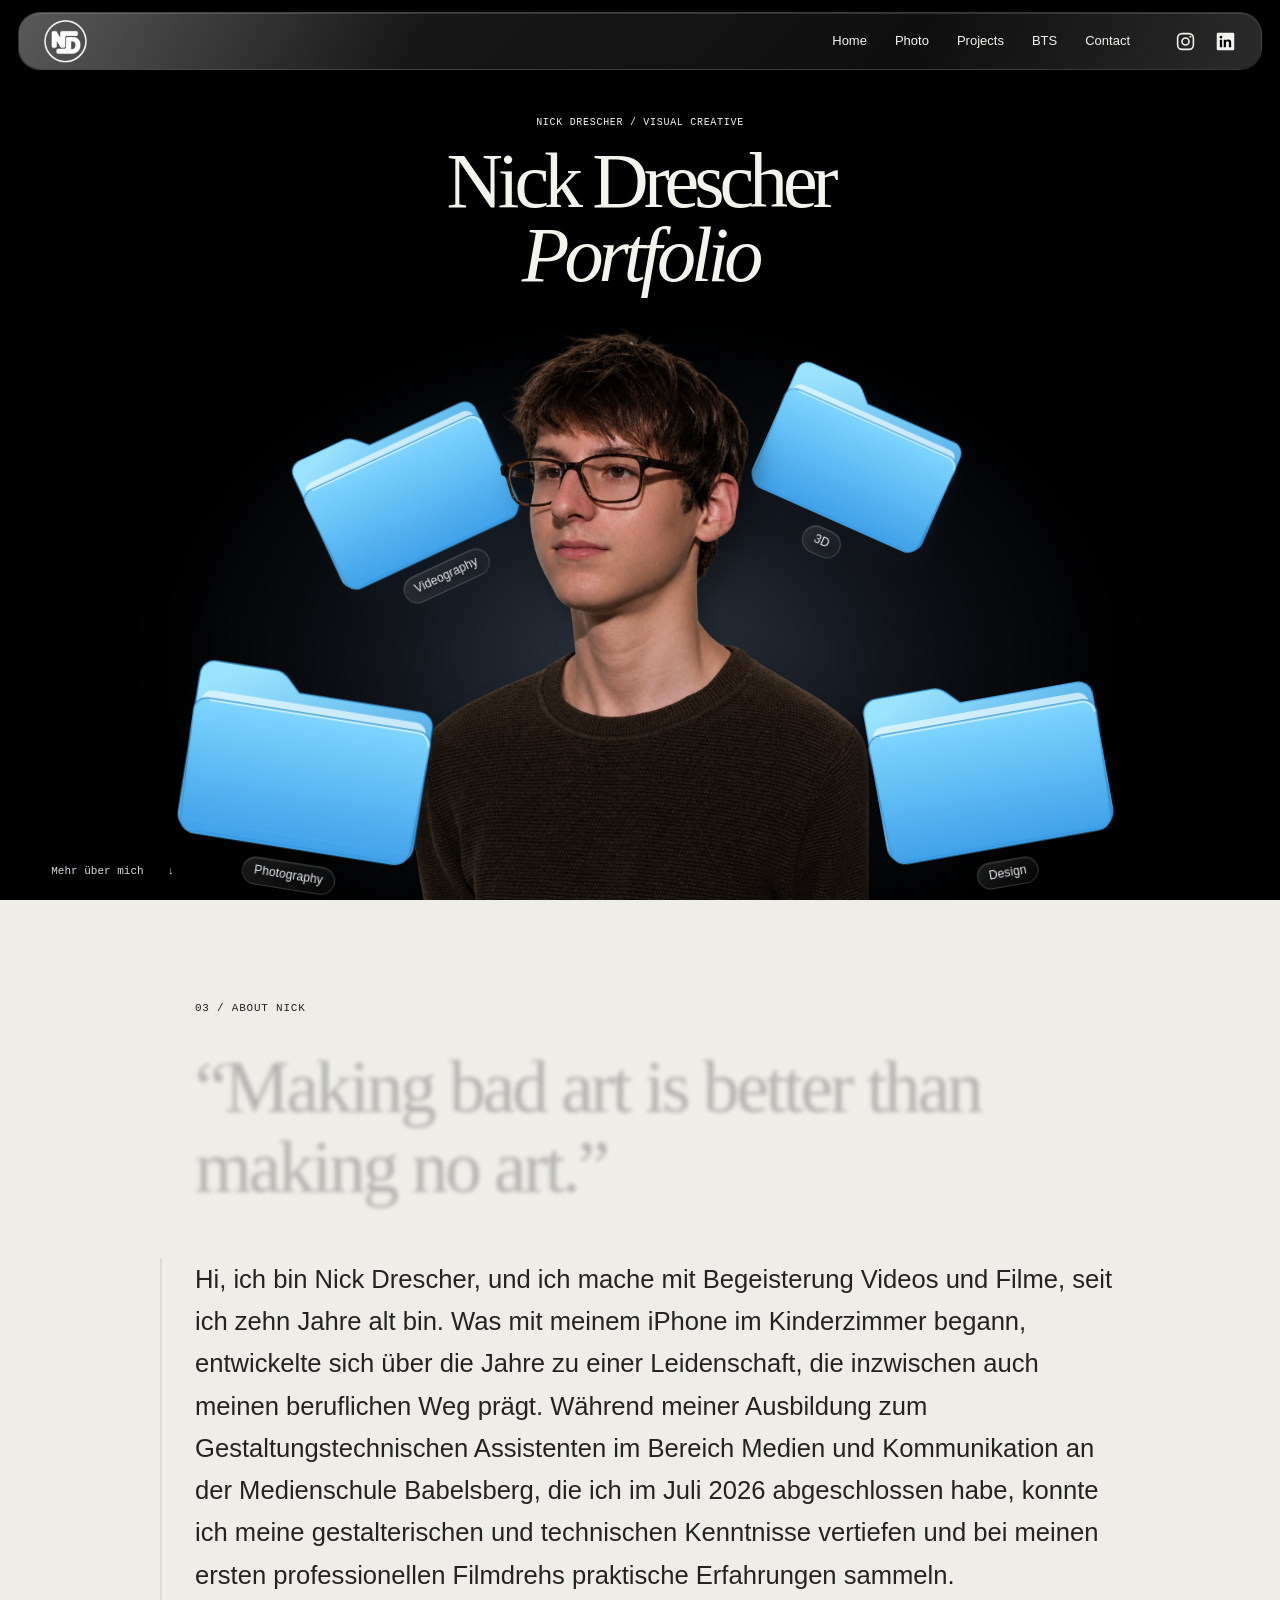
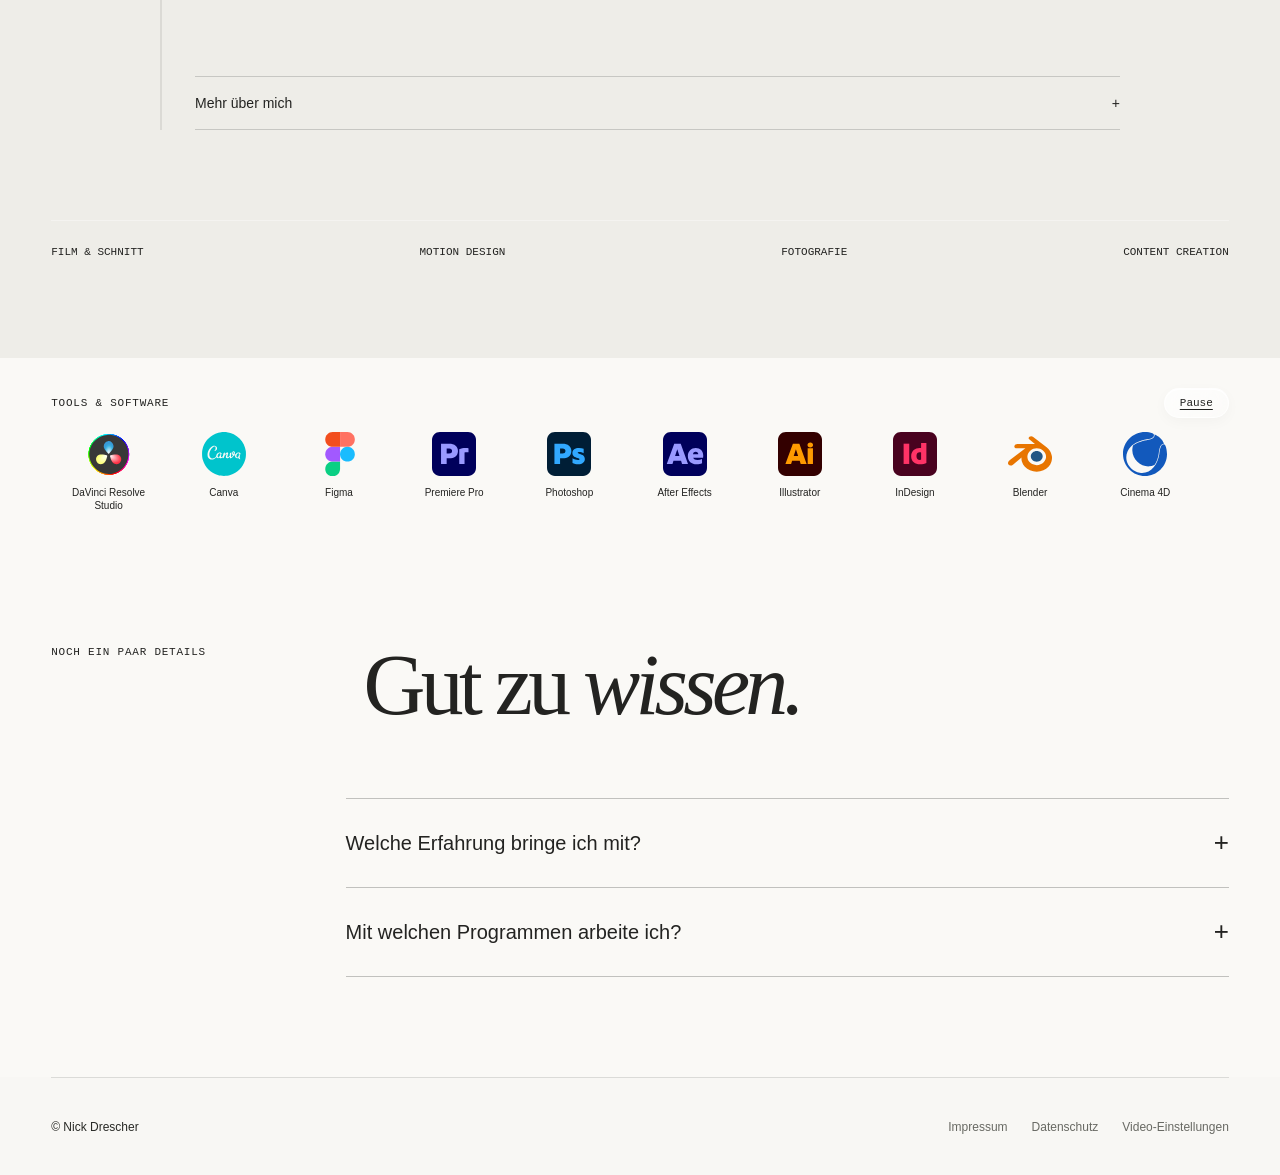
<file: index.html>
<!doctype html>
<html lang="de"><head><meta charset="utf-8"><meta name="viewport" content="width=device-width, initial-scale=1">
<title>Portfolio | Nick Drescher</title><meta name="description" content="Nick Drescher – Portfolio für Film, Fotografie, Motion Design und Content Creation.">
<meta name="theme-color" content="#f3f1e9"><meta property="og:title" content="Portfolio | Nick Drescher"><meta property="og:description" content="Film, Fotografie und kreative Projekte von Nick Drescher.">
<link rel="icon" href="./assets/images/logo.png"><link rel="stylesheet" href="./assets/fonts.css"><link rel="stylesheet" href="./assets/site.css"><link rel="stylesheet" href="./assets/motion.css"><script src="./assets/orbit-layout.js" defer></script><script src="./assets/site.js" defer></script><script src="./assets/motion.js" defer></script></head>
<body data-page="home"><a class="skip-link" href="#main">Zum Inhalt</a><div class="scroll-progress" aria-hidden="true"></div>
<header class="site-header"><a class="logo" href="./index.html" aria-label="Nick Drescher – Home"><img src="./assets/images/logo.png" alt="ND" width="44" height="44"></a>
<button class="menu-toggle" aria-controls="navigation" aria-expanded="false">Menü <span aria-hidden="true">☰</span></button><nav id="navigation" aria-label="Hauptnavigation"><a href="./index.html" aria-current="page">Home</a><a href="./photo/index.html">Photo</a><a href="./projects/index.html">Projects</a><a href="./bts/index.html">BTS</a><a href="./contact/index.html">Contact</a><div class="socials"><a href="https://www.instagram.com/nick.grafik/" target="_blank" rel="noopener noreferrer" aria-label="Instagram"><svg viewBox="0 0 24 24" fill="none" aria-hidden="true"><rect x="3" y="3" width="18" height="18" rx="5" stroke="currentColor" stroke-width="1.8"/><circle cx="12" cy="12" r="4" stroke="currentColor" stroke-width="1.8"/><circle cx="17.6" cy="6.5" r="1.15" fill="currentColor"/></svg></a><a href="https://www.linkedin.com/in/nick-drescher-379266233/" target="_blank" rel="noopener noreferrer" aria-label="LinkedIn"><svg viewBox="0 0 24 24" fill="currentColor" aria-hidden="true"><rect x="2" y="2" width="20" height="20" rx="1.5"/><circle cx="6.8" cy="7" r="1.5" fill="var(--paper)"/><path d="M5.5 10h2.6v8.5H5.5zM10 10h2.5v1.15c.55-.85 1.45-1.4 2.8-1.4 2.7 0 3.2 1.7 3.2 4v4.75h-2.6v-4.2c0-1.25-.02-2.5-1.6-2.5s-1.8 1.2-1.8 2.4v4.3H10z" fill="var(--paper)"/></svg></a></div></nav></header>
<main id="main"><section class="portrait-hero" aria-label="Nick Drescher Portfolio"><div class="portrait-hero-heading"><p class="eyebrow">Nick Drescher / Visual Creative</p><h1>Nick Drescher<br><em>Portfolio</em></h1></div><div class="portrait-scene"><a class="desktop-folder folder-back-left" href="./projects/index.html" aria-label="Videography ansehen"><img src="./assets/mac-folder.svg" alt="" width="300" height="236"><span>Videography</span></a><a class="desktop-folder folder-back-right" href="./photo/index.html#three-d" aria-label="3D ansehen"><img src="./assets/mac-folder.svg" alt="" width="300" height="236"><span>3D</span></a><a class="desktop-folder folder-front-left" href="./photo/index.html" aria-label="Photography ansehen"><img src="./assets/mac-folder.svg" alt="" width="300" height="236"><span>Photography</span></a><a class="desktop-folder folder-front-right" href="./photo/index.html#design" aria-label="Design ansehen"><img src="./assets/mac-folder.svg" alt="" width="300" height="236"><span>Design</span></a><img class="nick-cutout" src="./assets/images/nick-color-cutout.png" alt="Nick Drescher, freigestelltes farbiges Porträt" width="1122" height="1402" fetchpriority="high" decoding="async"></div><a class="portrait-scroll" href="#about">Mehr über mich <span aria-hidden="true">↓</span></a></section>
<section id="about" class="about-section section-pad"><div class="about-top"><span class="eyebrow">03 / About Nick</span><p class="word-reveal">“Making bad art is better than making no art.”</p></div><div class="about-grid"><div class="about-copy reveal"><p>Hi, ich bin Nick Drescher, und ich mache mit Begeisterung Videos und Filme, seit ich zehn Jahre alt bin. Was mit meinem iPhone im Kinderzimmer begann, entwickelte sich über die Jahre zu einer Leidenschaft, die inzwischen auch meinen beruflichen Weg prägt. Während meiner Ausbildung zum <strong>Gestaltungstechnischen Assistenten im Bereich Medien und Kommunikation</strong> an der <strong>Medienschule Babelsberg</strong>, die ich im Juli 2026 abgeschlossen habe, konnte ich meine gestalterischen und technischen Kenntnisse vertiefen und bei meinen ersten professionellen Filmdrehs praktische Erfahrungen sammeln.<br/><br/></p><details class="about-more"><summary>Mehr über mich <span aria-hidden="true">+</span></summary><p>Seit Oktober 2026 bin ich bei der <strong>Elaria GmbH</strong> im Bereich Social Media &amp; Content Creation tätig, wo ich kreative Inhalte entwickle und produziere sowie die visuelle Kommunikation der Marke mitgestalte. Dabei habe ich die Möglichkeit, eigene Ideen einzubringen und umzusetzen, während ich mich sowohl kreativ als auch fachlich weiterentwickle.<br/><br/></p><p>Auch in Zukunft möchte ich neue Ideen ausprobieren, meine eigene Bildsprache weiterentwickeln und mit Menschen zusammenarbeiten, die genauso viel Freude daran haben, gemeinsam etwas zu gestalten. Deshalb freue ich mich darauf, neue Kontakte zu knüpfen und spannende Projekte kennenzulernen</p></details></div></div><div class="skill-line"><span>Film &amp; Schnitt</span><span>Motion Design</span><span>Fotografie</span><span>Content Creation</span></div></section>
<section class="software-section" aria-label="Programme, mit denen ich gearbeitet habe"><div class="software-controls"><span class="eyebrow">Tools &amp; Software</span><button class="software-pause" type="button" aria-pressed="false" aria-label="Logoanimation pausieren">Pause</button></div><div class="software-marquee"><div class="software-viewport"><div class="software-track"><ul class="software-group" aria-label="Programme"><li class="software-item"><img src="./assets/software/davinci-resolve.svg" alt="" width="48" height="48" loading="eager" decoding="async"><span>DaVinci Resolve Studio</span></li><li class="software-item"><img src="./assets/software/canva.svg" alt="" width="48" height="48" loading="eager" decoding="async"><span>Canva</span></li><li class="software-item"><img src="./assets/software/figma.svg" alt="" width="48" height="48" loading="eager" decoding="async"><span>Figma</span></li><li class="software-item"><img src="./assets/software/premiere-pro.svg" alt="" width="48" height="48" loading="eager" decoding="async"><span>Premiere Pro</span></li><li class="software-item"><img src="./assets/software/photoshop.svg" alt="" width="48" height="48" loading="eager" decoding="async"><span>Photoshop</span></li><li class="software-item"><img src="./assets/software/after-effects.svg" alt="" width="48" height="48" loading="eager" decoding="async"><span>After Effects</span></li><li class="software-item"><img src="./assets/software/illustrator.svg" alt="" width="48" height="48" loading="eager" decoding="async"><span>Illustrator</span></li><li class="software-item"><img src="./assets/software/indesign.svg" alt="" width="48" height="48" loading="eager" decoding="async"><span>InDesign</span></li><li class="software-item"><img src="./assets/software/blender.svg" alt="" width="48" height="48" loading="eager" decoding="async"><span>Blender</span></li><li class="software-item"><img src="./assets/software/cinema-4d.svg" alt="" width="48" height="48" loading="eager" decoding="async"><span>Cinema 4D</span></li><li class="software-item"><img src="./assets/software/affinity.png" alt="" width="48" height="48" loading="eager" decoding="async"><span>Affinity</span></li></ul><ul class="software-group" aria-hidden="true"><li class="software-item"><img src="./assets/software/davinci-resolve.svg" alt="" width="48" height="48" loading="eager" decoding="async"><span>DaVinci Resolve Studio</span></li><li class="software-item"><img src="./assets/software/canva.svg" alt="" width="48" height="48" loading="eager" decoding="async"><span>Canva</span></li><li class="software-item"><img src="./assets/software/figma.svg" alt="" width="48" height="48" loading="eager" decoding="async"><span>Figma</span></li><li class="software-item"><img src="./assets/software/premiere-pro.svg" alt="" width="48" height="48" loading="eager" decoding="async"><span>Premiere Pro</span></li><li class="software-item"><img src="./assets/software/photoshop.svg" alt="" width="48" height="48" loading="eager" decoding="async"><span>Photoshop</span></li><li class="software-item"><img src="./assets/software/after-effects.svg" alt="" width="48" height="48" loading="eager" decoding="async"><span>After Effects</span></li><li class="software-item"><img src="./assets/software/illustrator.svg" alt="" width="48" height="48" loading="eager" decoding="async"><span>Illustrator</span></li><li class="software-item"><img src="./assets/software/indesign.svg" alt="" width="48" height="48" loading="eager" decoding="async"><span>InDesign</span></li><li class="software-item"><img src="./assets/software/blender.svg" alt="" width="48" height="48" loading="eager" decoding="async"><span>Blender</span></li><li class="software-item"><img src="./assets/software/cinema-4d.svg" alt="" width="48" height="48" loading="eager" decoding="async"><span>Cinema 4D</span></li><li class="software-item"><img src="./assets/software/affinity.png" alt="" width="48" height="48" loading="eager" decoding="async"><span>Affinity</span></li></ul></div></div></div></section>
<section class="faq section-pad"><div class="section-heading reveal"><span class="eyebrow">Noch ein paar Details</span><h2>Gut zu <em>wissen.</em></h2></div><div class="faq-list reveal"><details><summary>Welche Erfahrung bringe ich mit?</summary><div><p>Durch meine Ausbildung und mehrere Praktika, wie zum Beispiel bei MediaTech Hub, Agentur Schweiger und UVA GmbH, konnte ich bereits praktische Erfahrungen in der Videoproduktion, Gestaltung und Content Erstellung sammeln und meine Kenntnisse in verschiedenen Programmen ausbauen. Seit Oktober 2026 arbeite ich bei „Elaria“ im Bereich Content und Social Media und entwickle dort kreative Videoformate und Inhalte. Darüber hinaus hab ich mit der Blackmagic Pocket Cinema 6k, der Fuji X-T3, Fuji X-T30 und der Panasonic Lumix DC-GH5 gearbeitet.</p><p><br><br></p></div></details><details><summary>Mit welchen Programmen arbeite ich?</summary><div><p>Zu meinen Werkzeugen gehören DaVinci Resolve Studio, Canva, Figma und die Adobe Creative Cloud mit Premiere Pro, Photoshop, After Effects, Illustrator und InDesign sowie erste Erfahrungen mit Blender, Cinema 4D und Affinity.</p></div></details></div></section>
</main>
<footer class="site-footer"><div class="footer-bottom"><span class="footer-name">© Nick Drescher</span><nav class="footer-links" aria-label="Rechtliches und Einstellungen"><a href="./impressum/index.html">Impressum</a><a href="./datenschutz/index.html">Datenschutz</a><button class="text-button" data-reset-video>Video-Einstellungen</button></nav></div></footer>
<dialog class="lightbox" aria-label="Bildansicht"><button class="lightbox-close" aria-label="Bildansicht schließen">×</button><button class="lightbox-prev" aria-label="Vorheriges Bild">‹</button><figure><div class="lightbox-image-frame"><img alt=""></div><figcaption aria-live="polite"></figcaption></figure><button class="lightbox-next" aria-label="Nächstes Bild">›</button></dialog>
<div class="toast" role="status"></div></body></html>
</file>
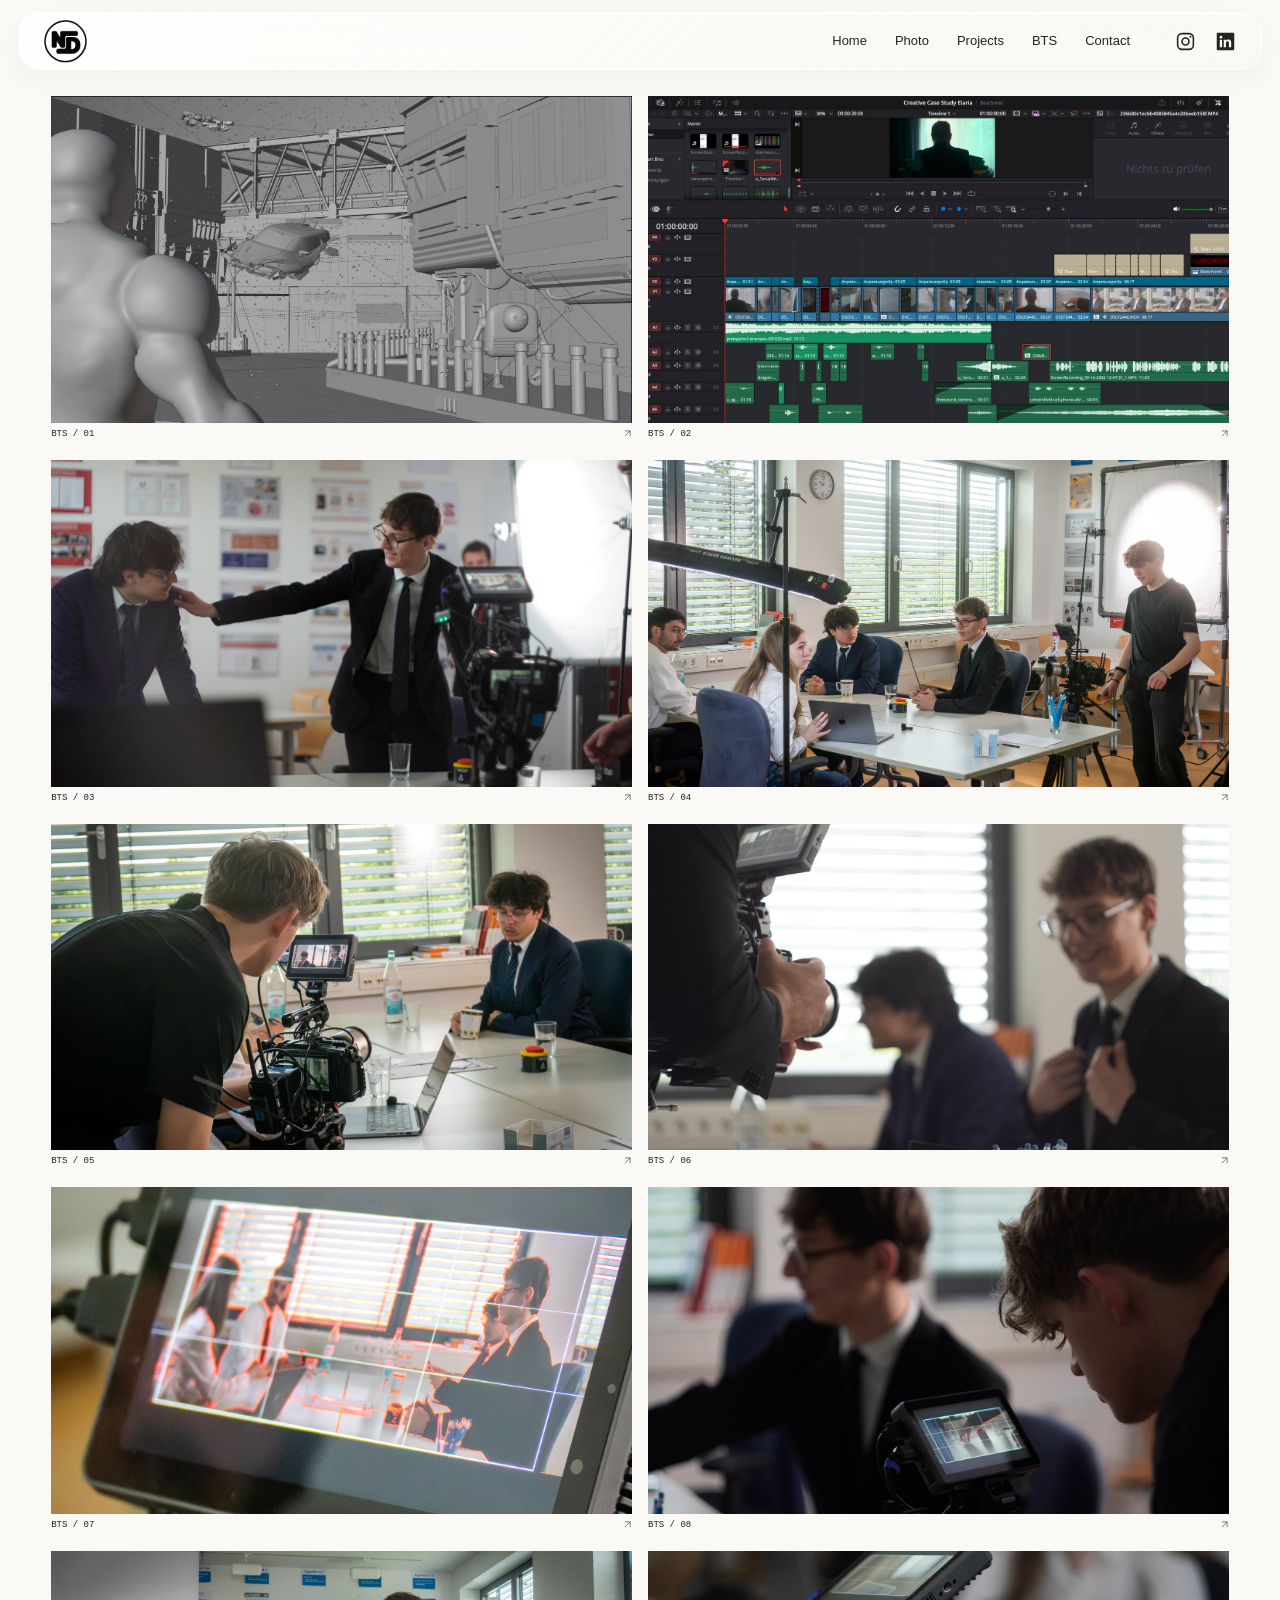
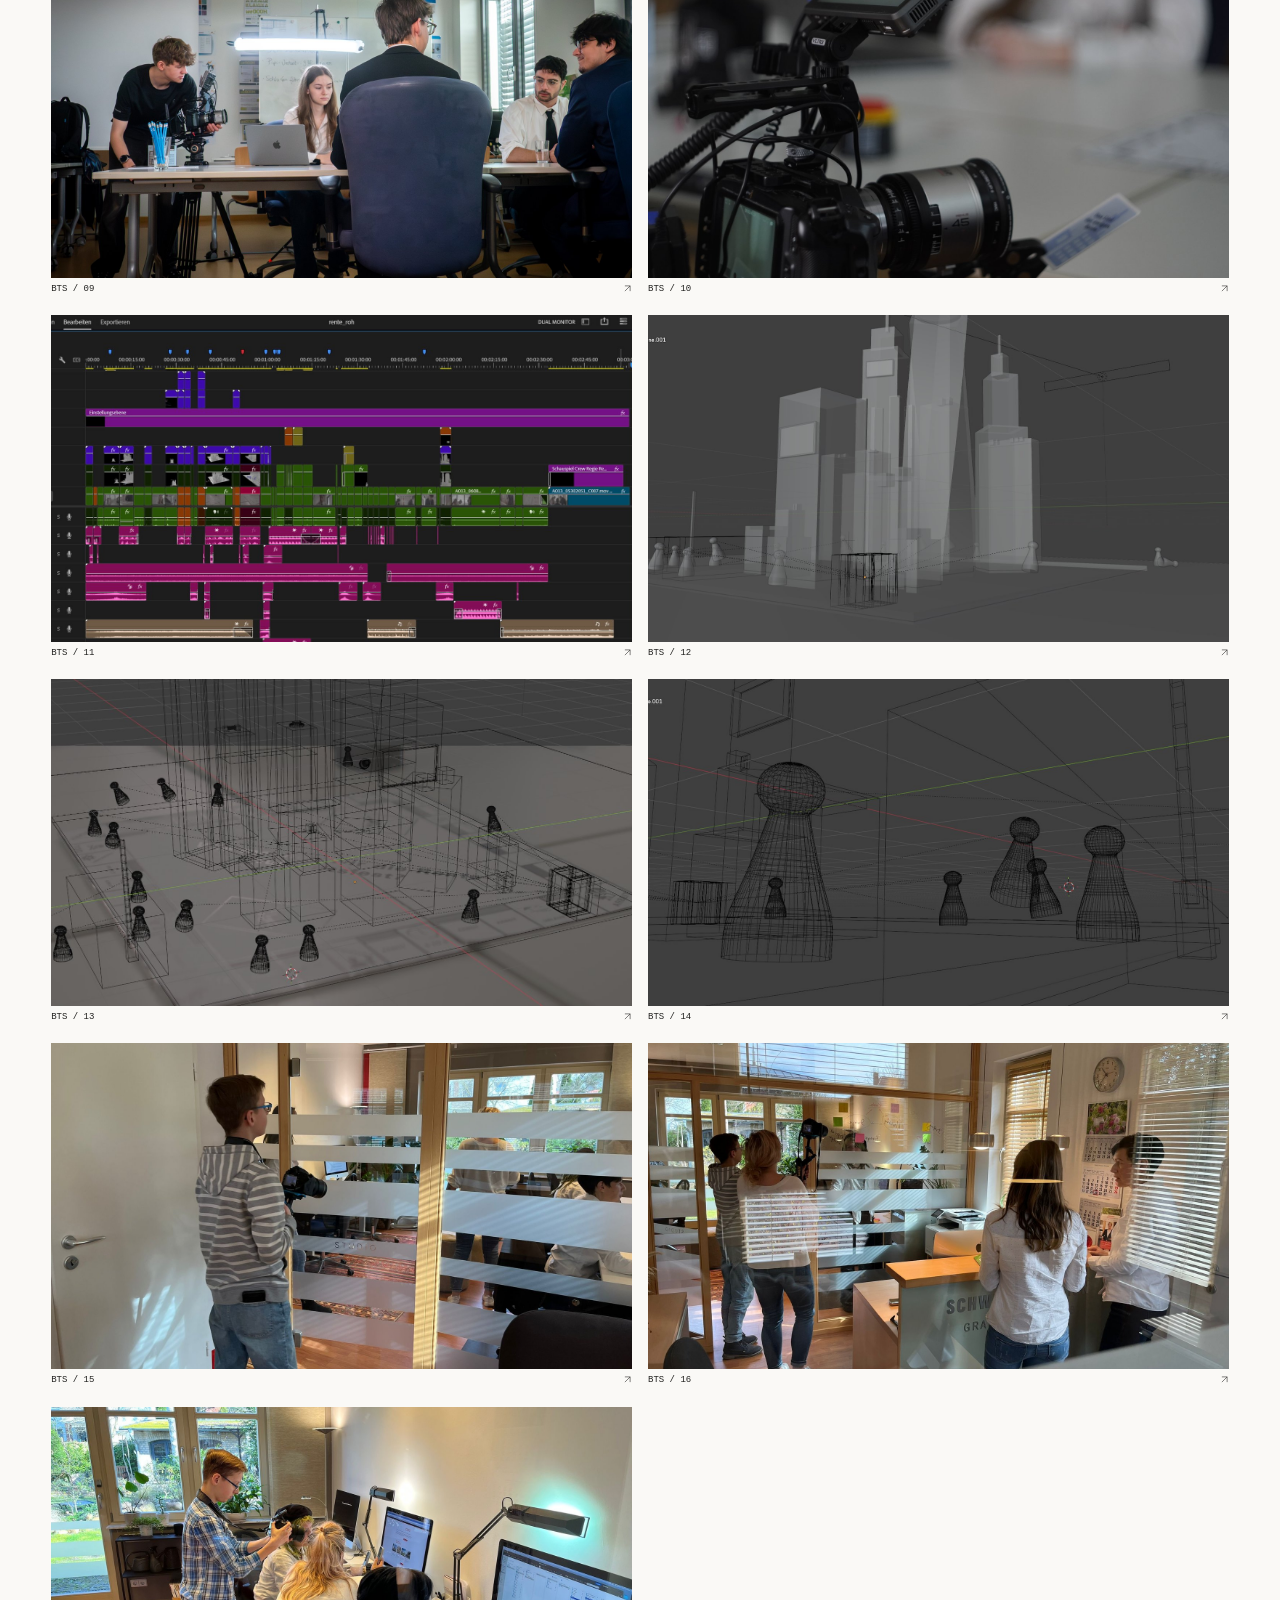
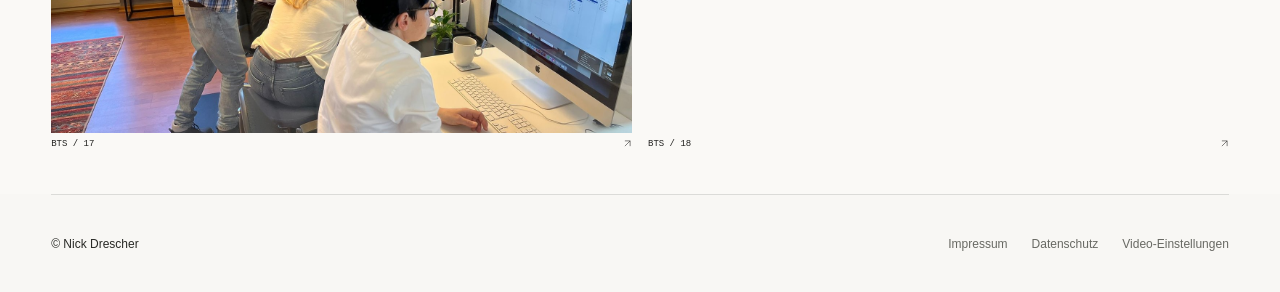
<file: bts/index.html>
<!doctype html>
<html lang="de"><head><meta charset="utf-8"><meta name="viewport" content="width=device-width, initial-scale=1">
<title>BTS | Nick Drescher</title><meta name="description" content="Nick Drescher – Portfolio für Film, Fotografie, Motion Design und Content Creation.">
<meta name="theme-color" content="#f3f1e9"><meta property="og:title" content="BTS | Nick Drescher"><meta property="og:description" content="Film, Fotografie und kreative Projekte von Nick Drescher.">
<link rel="icon" href="../assets/images/logo.png"><link rel="stylesheet" href="../assets/fonts.css"><link rel="stylesheet" href="../assets/site.css"><link rel="stylesheet" href="../assets/motion.css"><script src="../assets/orbit-layout.js" defer></script><script src="../assets/site.js" defer></script><script src="../assets/motion.js" defer></script></head>
<body data-page="bts"><a class="skip-link" href="#main">Zum Inhalt</a><div class="scroll-progress" aria-hidden="true"></div>
<header class="site-header"><a class="logo" href="../index.html" aria-label="Nick Drescher – Home"><img src="../assets/images/logo.png" alt="ND" width="44" height="44"></a>
<button class="menu-toggle" aria-controls="navigation" aria-expanded="false">Menü <span aria-hidden="true">☰</span></button><nav id="navigation" aria-label="Hauptnavigation"><a href="../index.html">Home</a><a href="../photo/index.html">Photo</a><a href="../projects/index.html">Projects</a><a href="../bts/index.html" aria-current="page">BTS</a><a href="../contact/index.html">Contact</a><div class="socials"><a href="https://www.instagram.com/nick.grafik/" target="_blank" rel="noopener noreferrer" aria-label="Instagram"><svg viewBox="0 0 24 24" fill="none" aria-hidden="true"><rect x="3" y="3" width="18" height="18" rx="5" stroke="currentColor" stroke-width="1.8"/><circle cx="12" cy="12" r="4" stroke="currentColor" stroke-width="1.8"/><circle cx="17.6" cy="6.5" r="1.15" fill="currentColor"/></svg></a><a href="https://www.linkedin.com/in/nick-drescher-379266233/" target="_blank" rel="noopener noreferrer" aria-label="LinkedIn"><svg viewBox="0 0 24 24" fill="currentColor" aria-hidden="true"><rect x="2" y="2" width="20" height="20" rx="1.5"/><circle cx="6.8" cy="7" r="1.5" fill="var(--paper)"/><path d="M5.5 10h2.6v8.5H5.5zM10 10h2.5v1.15c.55-.85 1.45-1.4 2.8-1.4 2.7 0 3.2 1.7 3.2 4v4.75h-2.6v-4.2c0-1.25-.02-2.5-1.6-2.5s-1.8 1.2-1.8 2.4v4.3H10z" fill="var(--paper)"/></svg></a></div></nav></header>
<main id="main"><div class="gallery"><button class="gallery-item reveal" data-gallery="BTS" aria-label="BTS – Bild 1 vergrößern"><img src="../assets/images/bts-01.jpg" alt="BTS – Aufnahme 1" class="" width="1600" height="901" loading="eager" decoding="async" fetchpriority="high"><span class="gallery-label">BTS / 01 <span aria-hidden="true"><svg class="arrow-icon" viewBox="0 0 24 24" aria-hidden="true"><path d="M5 19 19 5M5 5h14v14" fill="none" stroke="currentColor" stroke-width="1.5"/></svg></span></span></button><button class="gallery-item reveal" data-gallery="BTS" aria-label="BTS – Bild 2 vergrößern"><img src="../assets/images/bts-02.jpg" alt="BTS – Aufnahme 2" class="" width="1600" height="845" loading="eager" decoding="async" fetchpriority="high"><span class="gallery-label">BTS / 02 <span aria-hidden="true"><svg class="arrow-icon" viewBox="0 0 24 24" aria-hidden="true"><path d="M5 19 19 5M5 5h14v14" fill="none" stroke="currentColor" stroke-width="1.5"/></svg></span></span></button><button class="gallery-item reveal" data-gallery="BTS" aria-label="BTS – Bild 3 vergrößern"><img src="../assets/images/bts-03.jpg" alt="BTS – Aufnahme 3" class="" width="1600" height="1066" loading="lazy" decoding="async"><span class="gallery-label">BTS / 03 <span aria-hidden="true"><svg class="arrow-icon" viewBox="0 0 24 24" aria-hidden="true"><path d="M5 19 19 5M5 5h14v14" fill="none" stroke="currentColor" stroke-width="1.5"/></svg></span></span></button><button class="gallery-item reveal" data-gallery="BTS" aria-label="BTS – Bild 4 vergrößern"><img src="../assets/images/bts-04.jpg" alt="BTS – Aufnahme 4" class="" width="1600" height="845" loading="lazy" decoding="async"><span class="gallery-label">BTS / 04 <span aria-hidden="true"><svg class="arrow-icon" viewBox="0 0 24 24" aria-hidden="true"><path d="M5 19 19 5M5 5h14v14" fill="none" stroke="currentColor" stroke-width="1.5"/></svg></span></span></button><button class="gallery-item reveal" data-gallery="BTS" aria-label="BTS – Bild 5 vergrößern"><img src="../assets/images/bts-05.jpg" alt="BTS – Aufnahme 5" class="" width="1600" height="1066" loading="lazy" decoding="async"><span class="gallery-label">BTS / 05 <span aria-hidden="true"><svg class="arrow-icon" viewBox="0 0 24 24" aria-hidden="true"><path d="M5 19 19 5M5 5h14v14" fill="none" stroke="currentColor" stroke-width="1.5"/></svg></span></span></button><button class="gallery-item reveal" data-gallery="BTS" aria-label="BTS – Bild 6 vergrößern"><img src="../assets/images/bts-06.jpg" alt="BTS – Aufnahme 6" class="" width="1600" height="1066" loading="lazy" decoding="async"><span class="gallery-label">BTS / 06 <span aria-hidden="true"><svg class="arrow-icon" viewBox="0 0 24 24" aria-hidden="true"><path d="M5 19 19 5M5 5h14v14" fill="none" stroke="currentColor" stroke-width="1.5"/></svg></span></span></button><button class="gallery-item reveal" data-gallery="BTS" aria-label="BTS – Bild 7 vergrößern"><img src="../assets/images/bts-07.jpg" alt="BTS – Aufnahme 7" class="" width="1600" height="846" loading="lazy" decoding="async"><span class="gallery-label">BTS / 07 <span aria-hidden="true"><svg class="arrow-icon" viewBox="0 0 24 24" aria-hidden="true"><path d="M5 19 19 5M5 5h14v14" fill="none" stroke="currentColor" stroke-width="1.5"/></svg></span></span></button><button class="gallery-item reveal" data-gallery="BTS" aria-label="BTS – Bild 8 vergrößern"><img src="../assets/images/bts-08.jpg" alt="BTS – Aufnahme 8" class="" width="1600" height="1066" loading="lazy" decoding="async"><span class="gallery-label">BTS / 08 <span aria-hidden="true"><svg class="arrow-icon" viewBox="0 0 24 24" aria-hidden="true"><path d="M5 19 19 5M5 5h14v14" fill="none" stroke="currentColor" stroke-width="1.5"/></svg></span></span></button><button class="gallery-item reveal" data-gallery="BTS" aria-label="BTS – Bild 9 vergrößern"><img src="../assets/images/bts-09.jpg" alt="BTS – Aufnahme 9" class="" width="1600" height="1066" loading="lazy" decoding="async"><span class="gallery-label">BTS / 09 <span aria-hidden="true"><svg class="arrow-icon" viewBox="0 0 24 24" aria-hidden="true"><path d="M5 19 19 5M5 5h14v14" fill="none" stroke="currentColor" stroke-width="1.5"/></svg></span></span></button><button class="gallery-item reveal" data-gallery="BTS" aria-label="BTS – Bild 10 vergrößern"><img src="../assets/images/bts-10.jpg" alt="BTS – Aufnahme 10" class="" width="1600" height="846" loading="lazy" decoding="async"><span class="gallery-label">BTS / 10 <span aria-hidden="true"><svg class="arrow-icon" viewBox="0 0 24 24" aria-hidden="true"><path d="M5 19 19 5M5 5h14v14" fill="none" stroke="currentColor" stroke-width="1.5"/></svg></span></span></button><button class="gallery-item reveal" data-gallery="BTS" aria-label="BTS – Bild 11 vergrößern"><img src="../assets/images/bts-11.jpg" alt="BTS – Aufnahme 11" class="" width="1600" height="748" loading="lazy" decoding="async"><span class="gallery-label">BTS / 11 <span aria-hidden="true"><svg class="arrow-icon" viewBox="0 0 24 24" aria-hidden="true"><path d="M5 19 19 5M5 5h14v14" fill="none" stroke="currentColor" stroke-width="1.5"/></svg></span></span></button><button class="gallery-item reveal" data-gallery="BTS" aria-label="BTS – Bild 12 vergrößern"><img src="../assets/images/bts-12.jpg" alt="BTS – Aufnahme 12" class="" width="1600" height="846" loading="lazy" decoding="async"><span class="gallery-label">BTS / 12 <span aria-hidden="true"><svg class="arrow-icon" viewBox="0 0 24 24" aria-hidden="true"><path d="M5 19 19 5M5 5h14v14" fill="none" stroke="currentColor" stroke-width="1.5"/></svg></span></span></button><button class="gallery-item reveal" data-gallery="BTS" aria-label="BTS – Bild 13 vergrößern"><img src="../assets/images/bts-13.jpg" alt="BTS – Aufnahme 13" class="" width="1600" height="741" loading="lazy" decoding="async"><span class="gallery-label">BTS / 13 <span aria-hidden="true"><svg class="arrow-icon" viewBox="0 0 24 24" aria-hidden="true"><path d="M5 19 19 5M5 5h14v14" fill="none" stroke="currentColor" stroke-width="1.5"/></svg></span></span></button><button class="gallery-item reveal" data-gallery="BTS" aria-label="BTS – Bild 14 vergrößern"><img src="../assets/images/bts-14.jpg" alt="BTS – Aufnahme 14" class="" width="1600" height="838" loading="lazy" decoding="async"><span class="gallery-label">BTS / 14 <span aria-hidden="true"><svg class="arrow-icon" viewBox="0 0 24 24" aria-hidden="true"><path d="M5 19 19 5M5 5h14v14" fill="none" stroke="currentColor" stroke-width="1.5"/></svg></span></span></button><button class="gallery-item reveal" data-gallery="BTS" aria-label="BTS – Bild 15 vergrößern"><img src="../assets/images/bts-15.jpg" alt="BTS – Aufnahme 15" class="" width="1600" height="1200" loading="lazy" decoding="async"><span class="gallery-label">BTS / 15 <span aria-hidden="true"><svg class="arrow-icon" viewBox="0 0 24 24" aria-hidden="true"><path d="M5 19 19 5M5 5h14v14" fill="none" stroke="currentColor" stroke-width="1.5"/></svg></span></span></button><button class="gallery-item reveal" data-gallery="BTS" aria-label="BTS – Bild 16 vergrößern"><img src="../assets/images/bts-16.jpg" alt="BTS – Aufnahme 16" class="" width="1600" height="1200" loading="lazy" decoding="async"><span class="gallery-label">BTS / 16 <span aria-hidden="true"><svg class="arrow-icon" viewBox="0 0 24 24" aria-hidden="true"><path d="M5 19 19 5M5 5h14v14" fill="none" stroke="currentColor" stroke-width="1.5"/></svg></span></span></button><button class="gallery-item reveal" data-gallery="BTS" aria-label="BTS – Bild 17 vergrößern"><img src="../assets/images/bts-17.jpg" alt="BTS – Aufnahme 17" class="" width="1600" height="1200" loading="lazy" decoding="async"><span class="gallery-label">BTS / 17 <span aria-hidden="true"><svg class="arrow-icon" viewBox="0 0 24 24" aria-hidden="true"><path d="M5 19 19 5M5 5h14v14" fill="none" stroke="currentColor" stroke-width="1.5"/></svg></span></span></button><button class="gallery-item reveal" data-gallery="BTS" aria-label="BTS – Bild 18 vergrößern"><img src="../assets/images/bts-18.jpg" alt="BTS – Aufnahme 18" class="" width="1600" height="1200" loading="lazy" decoding="async"><span class="gallery-label">BTS / 18 <span aria-hidden="true"><svg class="arrow-icon" viewBox="0 0 24 24" aria-hidden="true"><path d="M5 19 19 5M5 5h14v14" fill="none" stroke="currentColor" stroke-width="1.5"/></svg></span></span></button></div></main>
<footer class="site-footer"><div class="footer-bottom"><span class="footer-name">© Nick Drescher</span><nav class="footer-links" aria-label="Rechtliches und Einstellungen"><a href="../impressum/index.html">Impressum</a><a href="../datenschutz/index.html">Datenschutz</a><button class="text-button" data-reset-video>Video-Einstellungen</button></nav></div></footer>
<dialog class="lightbox" aria-label="Bildansicht"><button class="lightbox-close" aria-label="Bildansicht schließen">×</button><button class="lightbox-prev" aria-label="Vorheriges Bild">‹</button><figure><div class="lightbox-image-frame"><img alt=""></div><figcaption aria-live="polite"></figcaption></figure><button class="lightbox-next" aria-label="Nächstes Bild">›</button></dialog>
<div class="toast" role="status"></div></body></html>
</file>
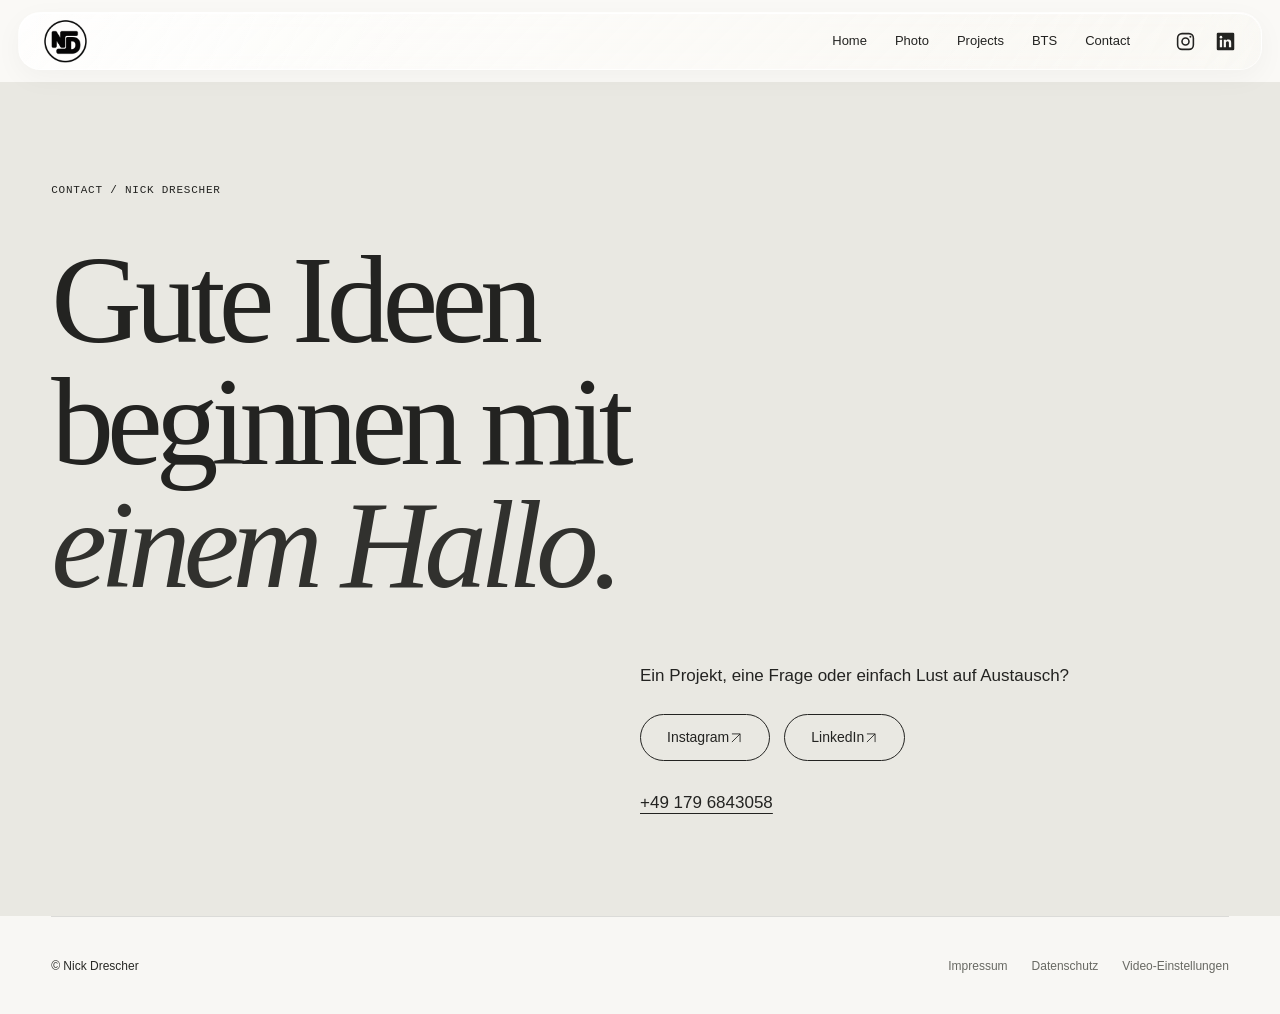
<file: contact/index.html>
<!doctype html>
<html lang="de"><head><meta charset="utf-8"><meta name="viewport" content="width=device-width, initial-scale=1">
<title>Contact | Nick Drescher</title><meta name="description" content="Nick Drescher – Portfolio für Film, Fotografie, Motion Design und Content Creation.">
<meta name="theme-color" content="#f3f1e9"><meta property="og:title" content="Contact | Nick Drescher"><meta property="og:description" content="Film, Fotografie und kreative Projekte von Nick Drescher.">
<link rel="icon" href="../assets/images/logo.png"><link rel="stylesheet" href="../assets/fonts.css"><link rel="stylesheet" href="../assets/site.css"><link rel="stylesheet" href="../assets/motion.css"><script src="../assets/orbit-layout.js" defer></script><script src="../assets/site.js" defer></script><script src="../assets/motion.js" defer></script></head>
<body data-page="contact"><a class="skip-link" href="#main">Zum Inhalt</a><div class="scroll-progress" aria-hidden="true"></div>
<header class="site-header"><a class="logo" href="../index.html" aria-label="Nick Drescher – Home"><img src="../assets/images/logo.png" alt="ND" width="44" height="44"></a>
<button class="menu-toggle" aria-controls="navigation" aria-expanded="false">Menü <span aria-hidden="true">☰</span></button><nav id="navigation" aria-label="Hauptnavigation"><a href="../index.html">Home</a><a href="../photo/index.html">Photo</a><a href="../projects/index.html">Projects</a><a href="../bts/index.html">BTS</a><a href="../contact/index.html" aria-current="page">Contact</a><div class="socials"><a href="https://www.instagram.com/nick.grafik/" target="_blank" rel="noopener noreferrer" aria-label="Instagram"><svg viewBox="0 0 24 24" fill="none" aria-hidden="true"><rect x="3" y="3" width="18" height="18" rx="5" stroke="currentColor" stroke-width="1.8"/><circle cx="12" cy="12" r="4" stroke="currentColor" stroke-width="1.8"/><circle cx="17.6" cy="6.5" r="1.15" fill="currentColor"/></svg></a><a href="https://www.linkedin.com/in/nick-drescher-379266233/" target="_blank" rel="noopener noreferrer" aria-label="LinkedIn"><svg viewBox="0 0 24 24" fill="currentColor" aria-hidden="true"><rect x="2" y="2" width="20" height="20" rx="1.5"/><circle cx="6.8" cy="7" r="1.5" fill="var(--paper)"/><path d="M5.5 10h2.6v8.5H5.5zM10 10h2.5v1.15c.55-.85 1.45-1.4 2.8-1.4 2.7 0 3.2 1.7 3.2 4v4.75h-2.6v-4.2c0-1.25-.02-2.5-1.6-2.5s-1.8 1.2-1.8 2.4v4.3H10z" fill="var(--paper)"/></svg></a></div></nav></header>
<main id="main"><section class="contact section-pad"><span class="eyebrow">Contact / Nick Drescher</span><h1>Gute Ideen<br>beginnen mit<br><em>einem Hallo.</em></h1><div class="contact-content"><p>Ein Projekt, eine Frage oder einfach Lust auf Austausch?</p><div class="contact-links"><a class="button" href="https://www.instagram.com/nick.grafik/" target="_blank" rel="noopener noreferrer">Instagram <svg class="arrow-icon" viewBox="0 0 24 24" aria-hidden="true"><path d="M5 19 19 5M5 5h14v14" fill="none" stroke="currentColor" stroke-width="1.5"/></svg></a><a class="button" href="https://www.linkedin.com/in/nick-drescher-379266233/" target="_blank" rel="noopener noreferrer">LinkedIn <svg class="arrow-icon" viewBox="0 0 24 24" aria-hidden="true"><path d="M5 19 19 5M5 5h14v14" fill="none" stroke="currentColor" stroke-width="1.5"/></svg></a></div><a class="phone" href="tel:+491796843058">+49 179 6843058</a></div></section></main>
<footer class="site-footer"><div class="footer-bottom"><span class="footer-name">© Nick Drescher</span><nav class="footer-links" aria-label="Rechtliches und Einstellungen"><a href="../impressum/index.html">Impressum</a><a href="../datenschutz/index.html">Datenschutz</a><button class="text-button" data-reset-video>Video-Einstellungen</button></nav></div></footer>
<dialog class="lightbox" aria-label="Bildansicht"><button class="lightbox-close" aria-label="Bildansicht schließen">×</button><button class="lightbox-prev" aria-label="Vorheriges Bild">‹</button><figure><div class="lightbox-image-frame"><img alt=""></div><figcaption aria-live="polite"></figcaption></figure><button class="lightbox-next" aria-label="Nächstes Bild">›</button></dialog>
<div class="toast" role="status"></div></body></html>
</file>
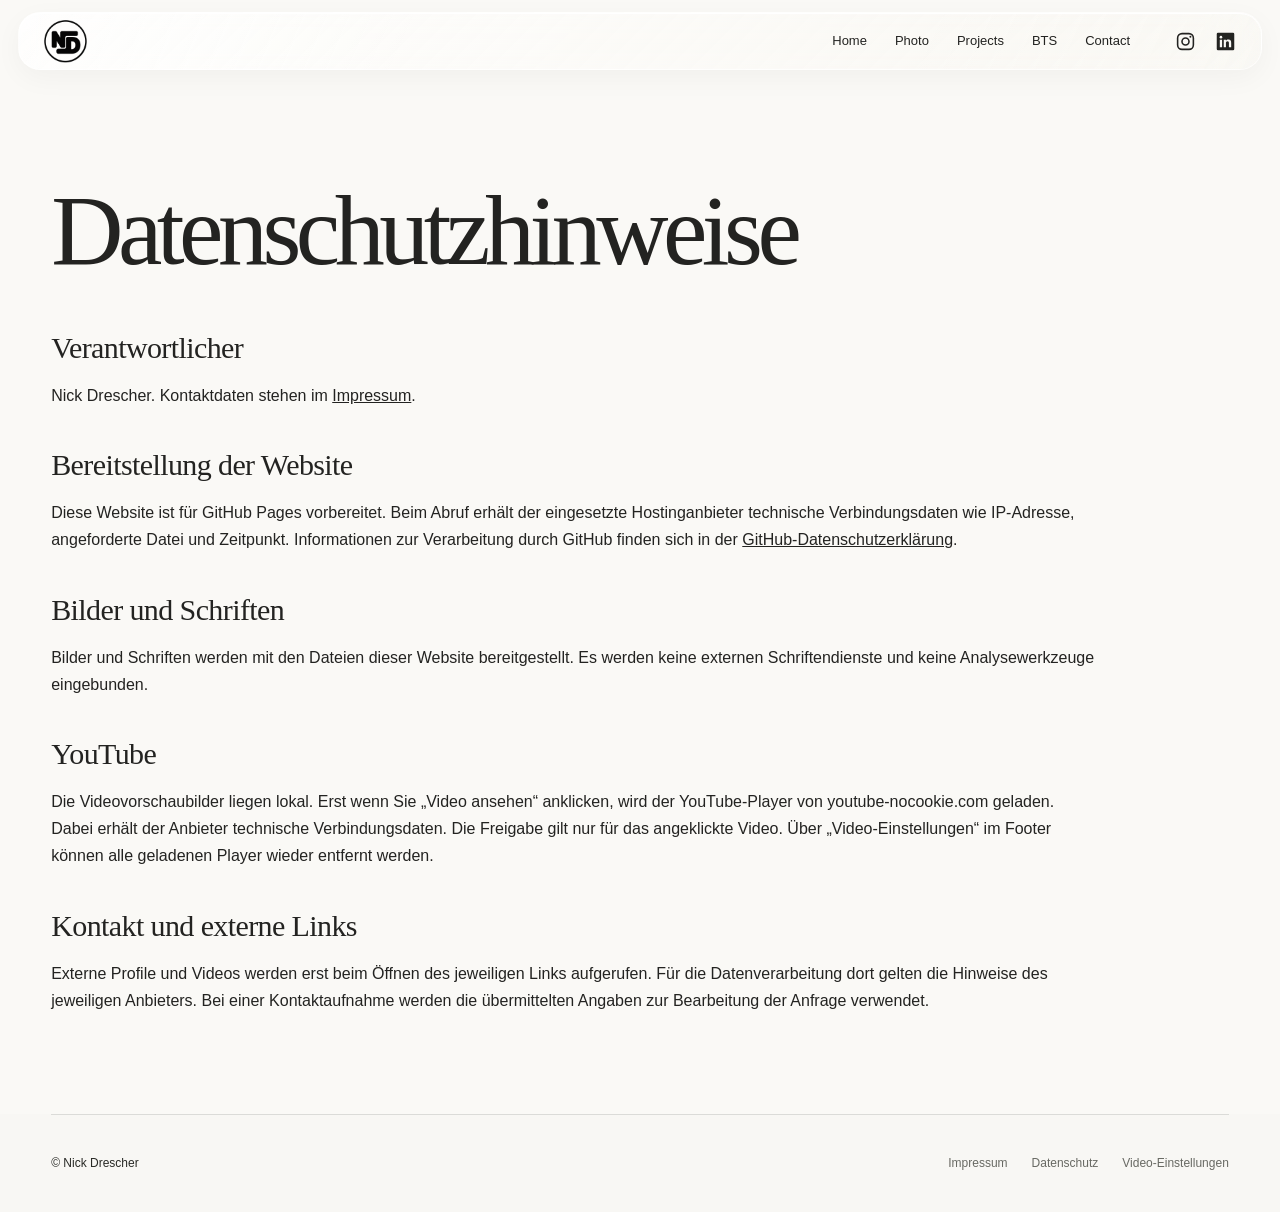
<file: datenschutz/index.html>
<!doctype html>
<html lang="de"><head><meta charset="utf-8"><meta name="viewport" content="width=device-width, initial-scale=1">
<title>Datenschutz | Nick Drescher</title><meta name="description" content="Nick Drescher – Portfolio für Film, Fotografie, Motion Design und Content Creation.">
<meta name="theme-color" content="#f3f1e9"><meta property="og:title" content="Datenschutz | Nick Drescher"><meta property="og:description" content="Film, Fotografie und kreative Projekte von Nick Drescher.">
<link rel="icon" href="../assets/images/logo.png"><link rel="stylesheet" href="../assets/fonts.css"><link rel="stylesheet" href="../assets/site.css"><link rel="stylesheet" href="../assets/motion.css"><script src="../assets/orbit-layout.js" defer></script><script src="../assets/site.js" defer></script><script src="../assets/motion.js" defer></script></head>
<body data-page="datenschutz"><a class="skip-link" href="#main">Zum Inhalt</a><div class="scroll-progress" aria-hidden="true"></div>
<header class="site-header"><a class="logo" href="../index.html" aria-label="Nick Drescher – Home"><img src="../assets/images/logo.png" alt="ND" width="44" height="44"></a>
<button class="menu-toggle" aria-controls="navigation" aria-expanded="false">Menü <span aria-hidden="true">☰</span></button><nav id="navigation" aria-label="Hauptnavigation"><a href="../index.html">Home</a><a href="../photo/index.html">Photo</a><a href="../projects/index.html">Projects</a><a href="../bts/index.html">BTS</a><a href="../contact/index.html">Contact</a><div class="socials"><a href="https://www.instagram.com/nick.grafik/" target="_blank" rel="noopener noreferrer" aria-label="Instagram"><svg viewBox="0 0 24 24" fill="none" aria-hidden="true"><rect x="3" y="3" width="18" height="18" rx="5" stroke="currentColor" stroke-width="1.8"/><circle cx="12" cy="12" r="4" stroke="currentColor" stroke-width="1.8"/><circle cx="17.6" cy="6.5" r="1.15" fill="currentColor"/></svg></a><a href="https://www.linkedin.com/in/nick-drescher-379266233/" target="_blank" rel="noopener noreferrer" aria-label="LinkedIn"><svg viewBox="0 0 24 24" fill="currentColor" aria-hidden="true"><rect x="2" y="2" width="20" height="20" rx="1.5"/><circle cx="6.8" cy="7" r="1.5" fill="var(--paper)"/><path d="M5.5 10h2.6v8.5H5.5zM10 10h2.5v1.15c.55-.85 1.45-1.4 2.8-1.4 2.7 0 3.2 1.7 3.2 4v4.75h-2.6v-4.2c0-1.25-.02-2.5-1.6-2.5s-1.8 1.2-1.8 2.4v4.3H10z" fill="var(--paper)"/></svg></a></div></nav></header>
<main id="main"><section class="legal section-pad"><h1>Datenschutzhinweise</h1><h2>Verantwortlicher</h2><p>Nick Drescher. Kontaktdaten stehen im <a href="../impressum/index.html">Impressum</a>.</p><h2>Bereitstellung der Website</h2><p>Diese Website ist für GitHub Pages vorbereitet. Beim Abruf erhält der eingesetzte Hostinganbieter technische Verbindungsdaten wie IP-Adresse, angeforderte Datei und Zeitpunkt. Informationen zur Verarbeitung durch GitHub finden sich in der <a href="https://docs.github.com/en/site-policy/privacy-policies/github-general-privacy-statement" target="_blank" rel="noopener noreferrer">GitHub-Datenschutzerklärung</a>.</p><h2>Bilder und Schriften</h2><p>Bilder und Schriften werden mit den Dateien dieser Website bereitgestellt. Es werden keine externen Schriftendienste und keine Analysewerkzeuge eingebunden.</p><h2>YouTube</h2><p>Die Videovorschaubilder liegen lokal. Erst wenn Sie „Video ansehen“ anklicken, wird der YouTube-Player von youtube-nocookie.com geladen. Dabei erhält der Anbieter technische Verbindungsdaten. Die Freigabe gilt nur für das angeklickte Video. Über „Video-Einstellungen“ im Footer können alle geladenen Player wieder entfernt werden.</p><h2>Kontakt und externe Links</h2><p>Externe Profile und Videos werden erst beim Öffnen des jeweiligen Links aufgerufen. Für die Datenverarbeitung dort gelten die Hinweise des jeweiligen Anbieters. Bei einer Kontaktaufnahme werden die übermittelten Angaben zur Bearbeitung der Anfrage verwendet.</p></section></main>
<footer class="site-footer"><div class="footer-bottom"><span class="footer-name">© Nick Drescher</span><nav class="footer-links" aria-label="Rechtliches und Einstellungen"><a href="../impressum/index.html">Impressum</a><a href="../datenschutz/index.html">Datenschutz</a><button class="text-button" data-reset-video>Video-Einstellungen</button></nav></div></footer>
<dialog class="lightbox" aria-label="Bildansicht"><button class="lightbox-close" aria-label="Bildansicht schließen">×</button><button class="lightbox-prev" aria-label="Vorheriges Bild">‹</button><figure><div class="lightbox-image-frame"><img alt=""></div><figcaption aria-live="polite"></figcaption></figure><button class="lightbox-next" aria-label="Nächstes Bild">›</button></dialog>
<div class="toast" role="status"></div></body></html>
</file>
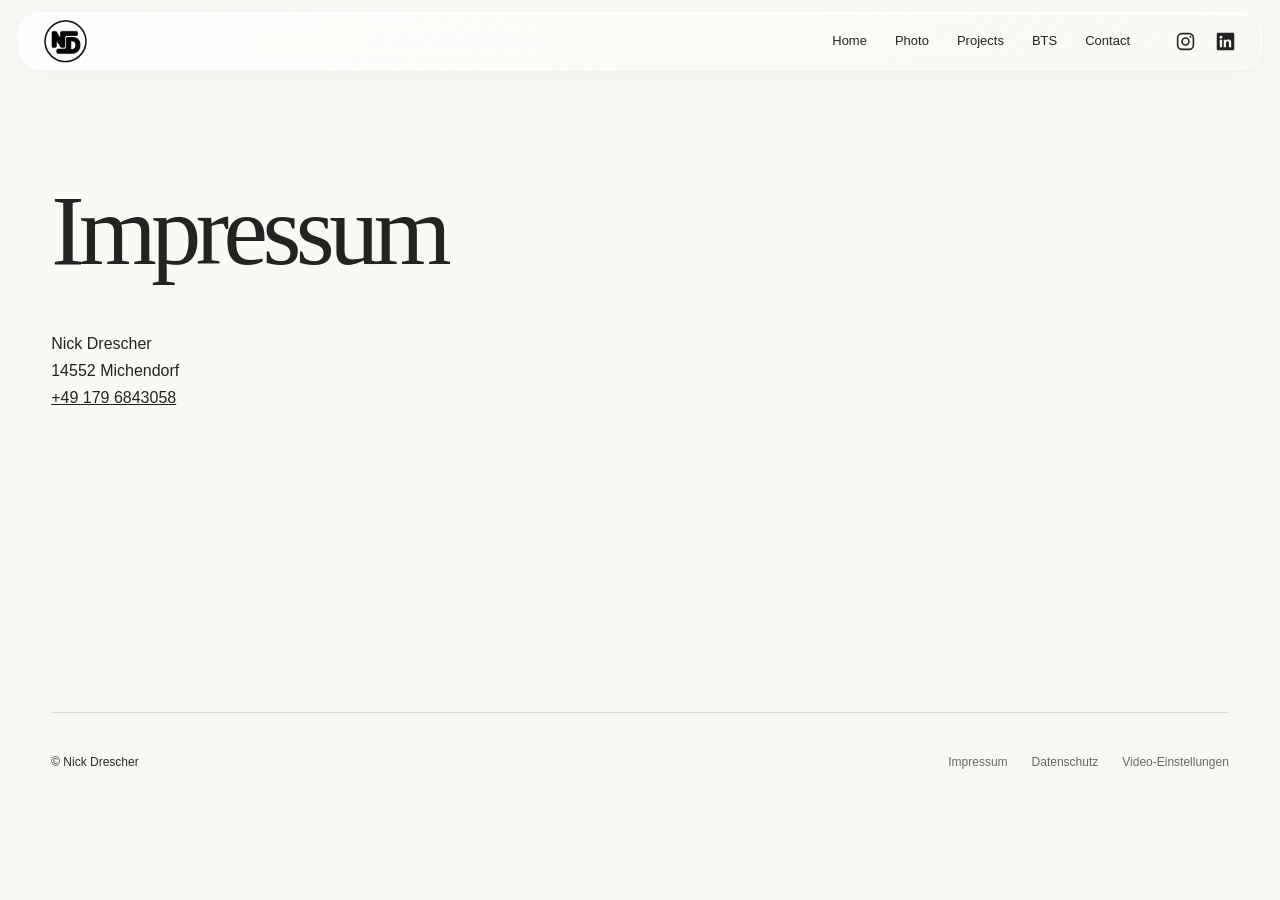
<file: impressum/index.html>
<!doctype html>
<html lang="de"><head><meta charset="utf-8"><meta name="viewport" content="width=device-width, initial-scale=1">
<title>Impressum | Nick Drescher</title><meta name="description" content="Nick Drescher – Portfolio für Film, Fotografie, Motion Design und Content Creation.">
<meta name="theme-color" content="#f3f1e9"><meta property="og:title" content="Impressum | Nick Drescher"><meta property="og:description" content="Film, Fotografie und kreative Projekte von Nick Drescher.">
<link rel="icon" href="../assets/images/logo.png"><link rel="stylesheet" href="../assets/fonts.css"><link rel="stylesheet" href="../assets/site.css"><link rel="stylesheet" href="../assets/motion.css"><script src="../assets/orbit-layout.js" defer></script><script src="../assets/site.js" defer></script><script src="../assets/motion.js" defer></script></head>
<body data-page="impressum"><a class="skip-link" href="#main">Zum Inhalt</a><div class="scroll-progress" aria-hidden="true"></div>
<header class="site-header"><a class="logo" href="../index.html" aria-label="Nick Drescher – Home"><img src="../assets/images/logo.png" alt="ND" width="44" height="44"></a>
<button class="menu-toggle" aria-controls="navigation" aria-expanded="false">Menü <span aria-hidden="true">☰</span></button><nav id="navigation" aria-label="Hauptnavigation"><a href="../index.html">Home</a><a href="../photo/index.html">Photo</a><a href="../projects/index.html">Projects</a><a href="../bts/index.html">BTS</a><a href="../contact/index.html">Contact</a><div class="socials"><a href="https://www.instagram.com/nick.grafik/" target="_blank" rel="noopener noreferrer" aria-label="Instagram"><svg viewBox="0 0 24 24" fill="none" aria-hidden="true"><rect x="3" y="3" width="18" height="18" rx="5" stroke="currentColor" stroke-width="1.8"/><circle cx="12" cy="12" r="4" stroke="currentColor" stroke-width="1.8"/><circle cx="17.6" cy="6.5" r="1.15" fill="currentColor"/></svg></a><a href="https://www.linkedin.com/in/nick-drescher-379266233/" target="_blank" rel="noopener noreferrer" aria-label="LinkedIn"><svg viewBox="0 0 24 24" fill="currentColor" aria-hidden="true"><rect x="2" y="2" width="20" height="20" rx="1.5"/><circle cx="6.8" cy="7" r="1.5" fill="var(--paper)"/><path d="M5.5 10h2.6v8.5H5.5zM10 10h2.5v1.15c.55-.85 1.45-1.4 2.8-1.4 2.7 0 3.2 1.7 3.2 4v4.75h-2.6v-4.2c0-1.25-.02-2.5-1.6-2.5s-1.8 1.2-1.8 2.4v4.3H10z" fill="var(--paper)"/></svg></a></div></nav></header>
<main id="main"><section class="legal section-pad"><h1>Impressum</h1><p>Nick Drescher<br>14552 Michendorf<br><a href="tel:+491796843058">+49 179 6843058</a></p></section></main>
<footer class="site-footer"><div class="footer-bottom"><span class="footer-name">© Nick Drescher</span><nav class="footer-links" aria-label="Rechtliches und Einstellungen"><a href="../impressum/index.html">Impressum</a><a href="../datenschutz/index.html">Datenschutz</a><button class="text-button" data-reset-video>Video-Einstellungen</button></nav></div></footer>
<dialog class="lightbox" aria-label="Bildansicht"><button class="lightbox-close" aria-label="Bildansicht schließen">×</button><button class="lightbox-prev" aria-label="Vorheriges Bild">‹</button><figure><div class="lightbox-image-frame"><img alt=""></div><figcaption aria-live="polite"></figcaption></figure><button class="lightbox-next" aria-label="Nächstes Bild">›</button></dialog>
<div class="toast" role="status"></div></body></html>
</file>
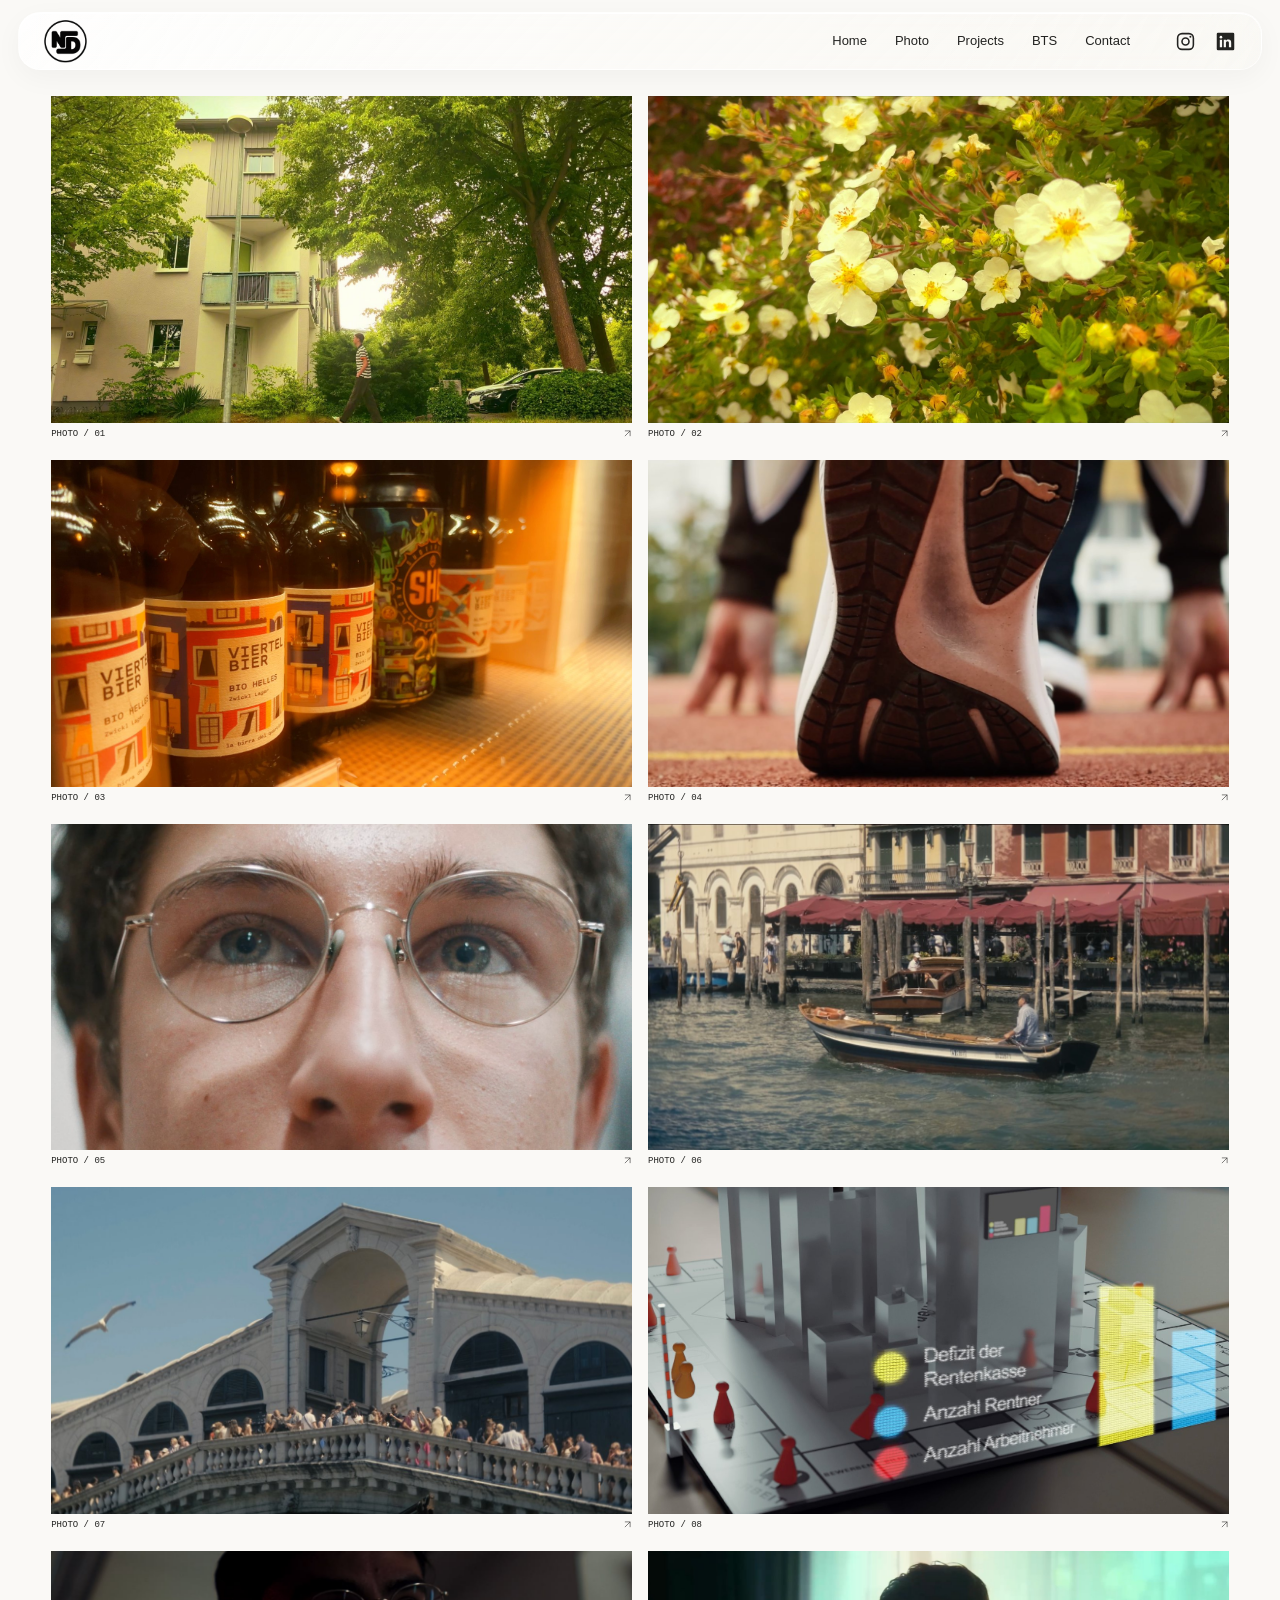
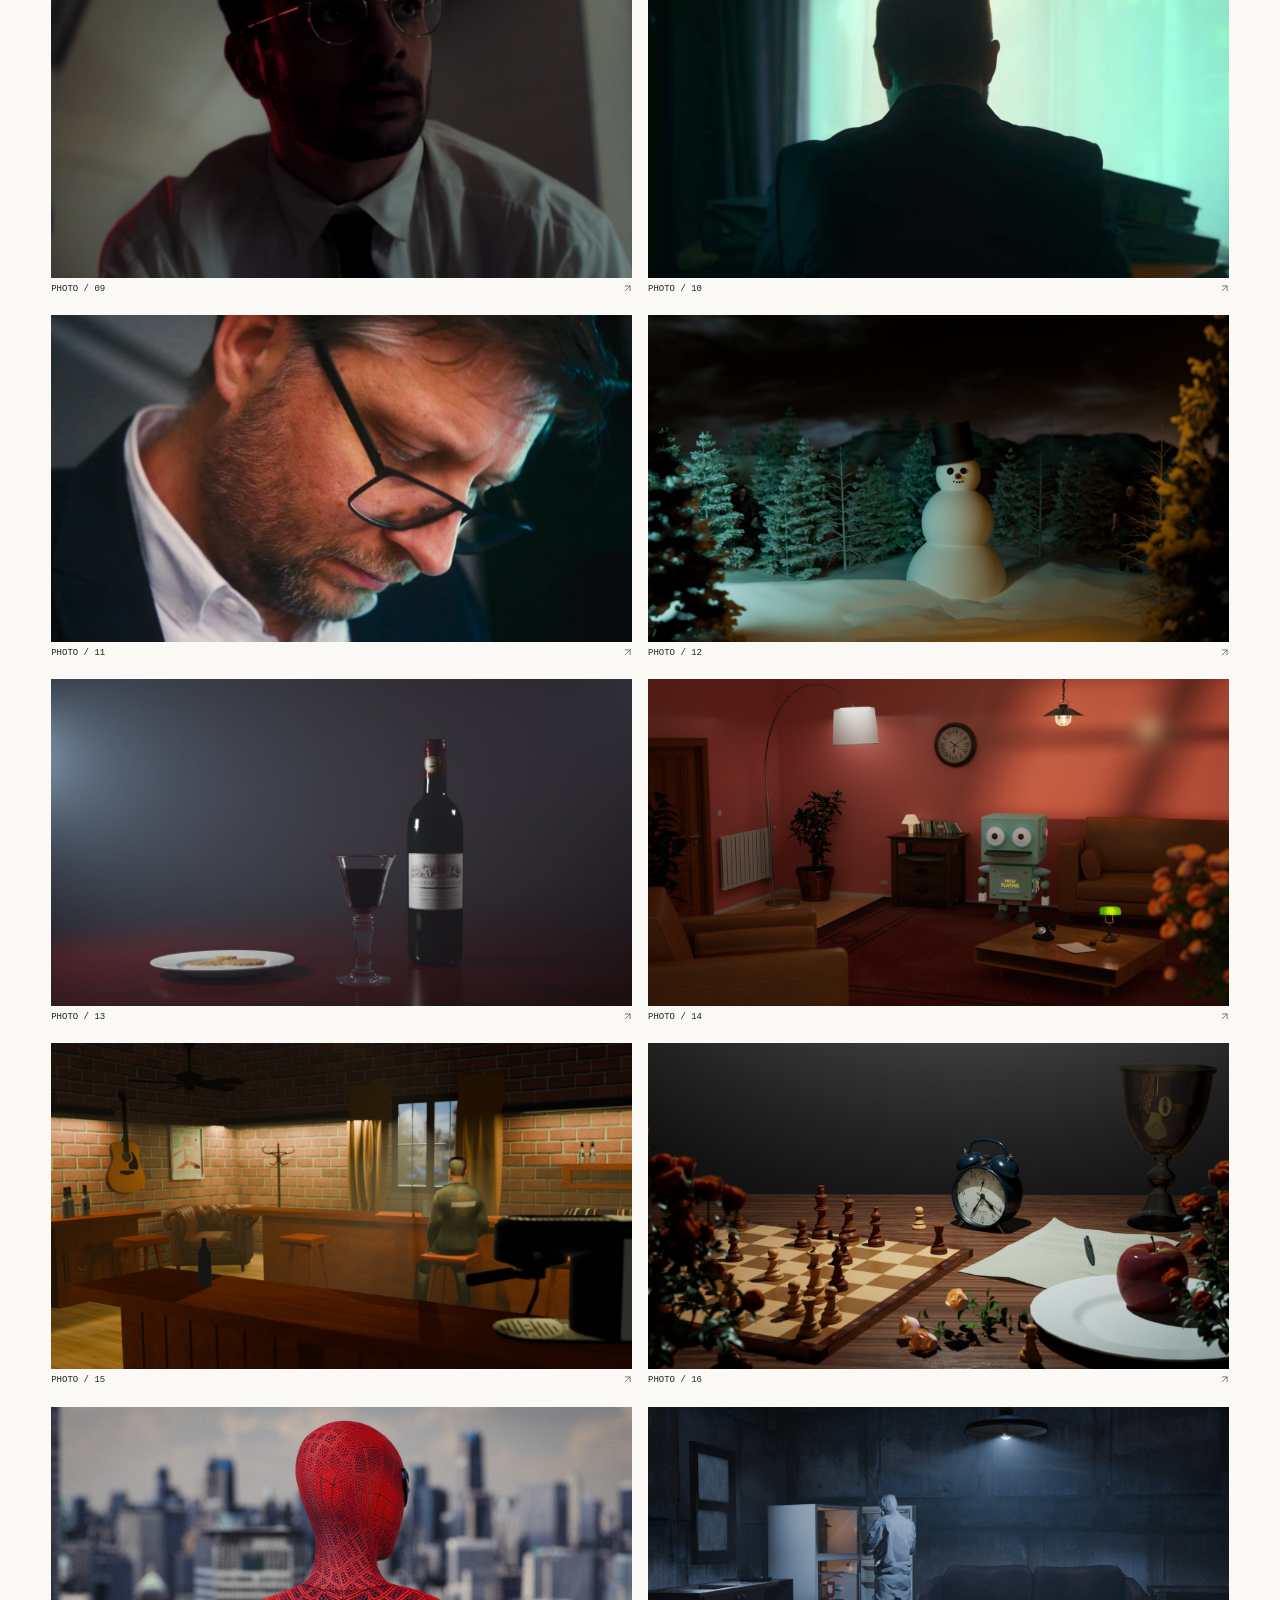
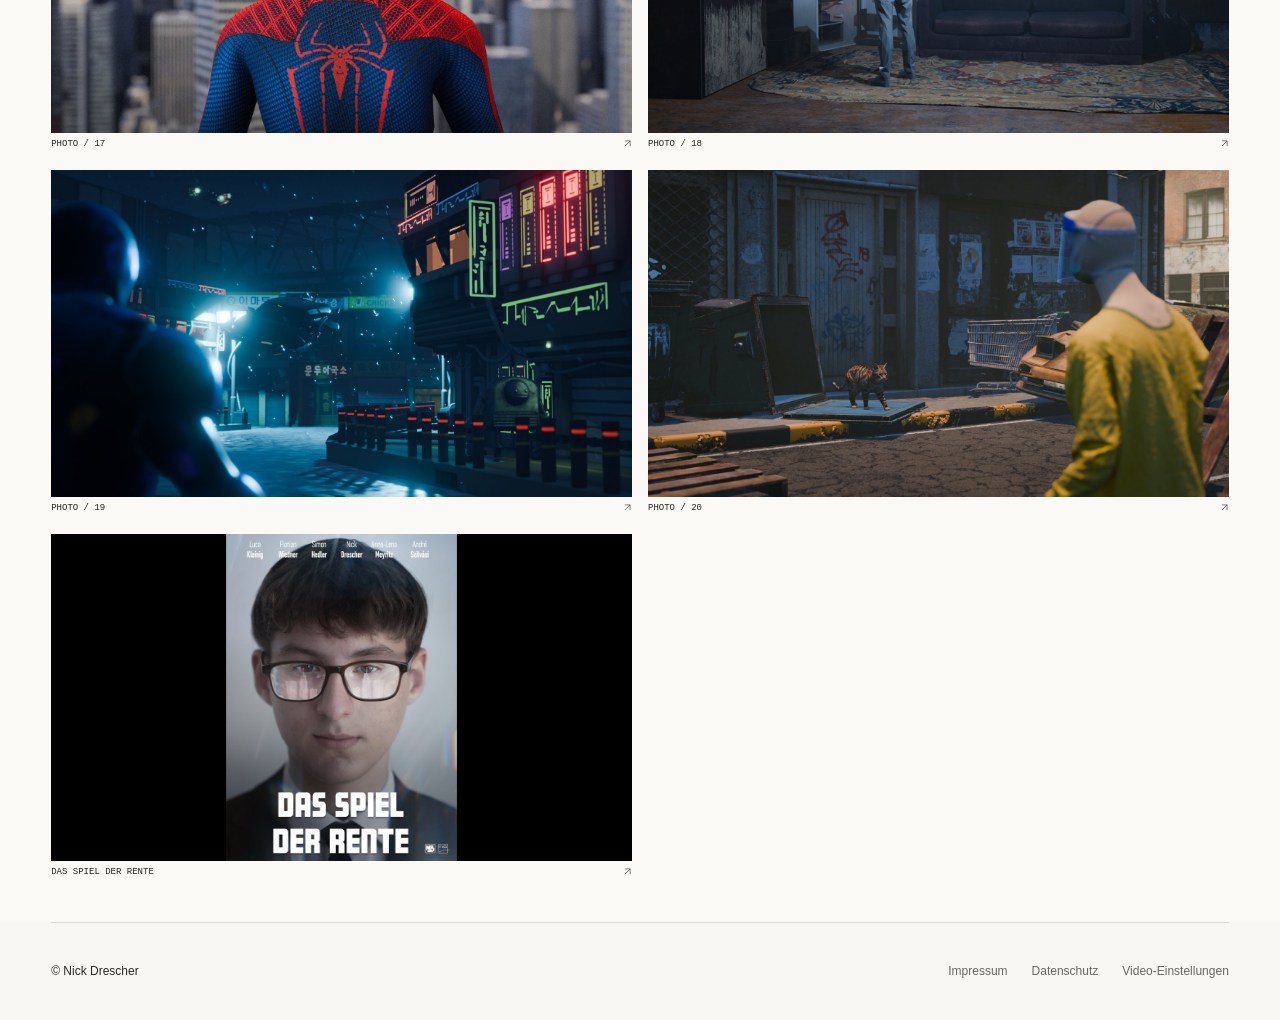
<file: photo/index.html>
<!doctype html>
<html lang="de"><head><meta charset="utf-8"><meta name="viewport" content="width=device-width, initial-scale=1">
<title>Photo | Nick Drescher</title><meta name="description" content="Nick Drescher – Portfolio für Film, Fotografie, Motion Design und Content Creation.">
<meta name="theme-color" content="#f3f1e9"><meta property="og:title" content="Photo | Nick Drescher"><meta property="og:description" content="Film, Fotografie und kreative Projekte von Nick Drescher.">
<link rel="icon" href="../assets/images/logo.png"><link rel="stylesheet" href="../assets/fonts.css"><link rel="stylesheet" href="../assets/site.css"><link rel="stylesheet" href="../assets/motion.css"><script src="../assets/orbit-layout.js" defer></script><script src="../assets/site.js" defer></script><script src="../assets/motion.js" defer></script></head>
<body data-page="photo"><a class="skip-link" href="#main">Zum Inhalt</a><div class="scroll-progress" aria-hidden="true"></div>
<header class="site-header"><a class="logo" href="../index.html" aria-label="Nick Drescher – Home"><img src="../assets/images/logo.png" alt="ND" width="44" height="44"></a>
<button class="menu-toggle" aria-controls="navigation" aria-expanded="false">Menü <span aria-hidden="true">☰</span></button><nav id="navigation" aria-label="Hauptnavigation"><a href="../index.html">Home</a><a href="../photo/index.html" aria-current="page">Photo</a><a href="../projects/index.html">Projects</a><a href="../bts/index.html">BTS</a><a href="../contact/index.html">Contact</a><div class="socials"><a href="https://www.instagram.com/nick.grafik/" target="_blank" rel="noopener noreferrer" aria-label="Instagram"><svg viewBox="0 0 24 24" fill="none" aria-hidden="true"><rect x="3" y="3" width="18" height="18" rx="5" stroke="currentColor" stroke-width="1.8"/><circle cx="12" cy="12" r="4" stroke="currentColor" stroke-width="1.8"/><circle cx="17.6" cy="6.5" r="1.15" fill="currentColor"/></svg></a><a href="https://www.linkedin.com/in/nick-drescher-379266233/" target="_blank" rel="noopener noreferrer" aria-label="LinkedIn"><svg viewBox="0 0 24 24" fill="currentColor" aria-hidden="true"><rect x="2" y="2" width="20" height="20" rx="1.5"/><circle cx="6.8" cy="7" r="1.5" fill="var(--paper)"/><path d="M5.5 10h2.6v8.5H5.5zM10 10h2.5v1.15c.55-.85 1.45-1.4 2.8-1.4 2.7 0 3.2 1.7 3.2 4v4.75h-2.6v-4.2c0-1.25-.02-2.5-1.6-2.5s-1.8 1.2-1.8 2.4v4.3H10z" fill="var(--paper)"/></svg></a></div></nav></header>
<main id="main"><div class="gallery"><button class="gallery-item reveal" data-gallery="Photo" aria-label="Photo – Bild 1 vergrößern"><img src="../assets/images/photo-01.jpg" alt="Photo – Aufnahme 1" class="" width="1600" height="906" loading="eager" decoding="async" fetchpriority="high"><span class="gallery-label">Photo / 01 <span aria-hidden="true"><svg class="arrow-icon" viewBox="0 0 24 24" aria-hidden="true"><path d="M5 19 19 5M5 5h14v14" fill="none" stroke="currentColor" stroke-width="1.5"/></svg></span></span></button><button class="gallery-item reveal" data-gallery="Photo" aria-label="Photo – Bild 2 vergrößern"><span class="flower-artwork"><img src="../assets/images/photo-02.jpg" alt="Photo – Aufnahme 2" class="" width="1600" height="1000" loading="eager" decoding="async" fetchpriority="high"></span><span class="gallery-label">Photo / 02 <span aria-hidden="true"><svg class="arrow-icon" viewBox="0 0 24 24" aria-hidden="true"><path d="M5 19 19 5M5 5h14v14" fill="none" stroke="currentColor" stroke-width="1.5"/></svg></span></span></button><button class="gallery-item reveal" data-gallery="Photo" aria-label="Photo – Bild 3 vergrößern"><img src="../assets/images/photo-03.jpg" alt="Photo – Aufnahme 3" class="" width="1600" height="897" loading="lazy" decoding="async"><span class="gallery-label">Photo / 03 <span aria-hidden="true"><svg class="arrow-icon" viewBox="0 0 24 24" aria-hidden="true"><path d="M5 19 19 5M5 5h14v14" fill="none" stroke="currentColor" stroke-width="1.5"/></svg></span></span></button><button class="gallery-item reveal" data-gallery="Photo" aria-label="Photo – Bild 4 vergrößern"><img src="../assets/images/photo-04.jpg" alt="Photo – Aufnahme 4" class="" width="1600" height="845" loading="lazy" decoding="async"><span class="gallery-label">Photo / 04 <span aria-hidden="true"><svg class="arrow-icon" viewBox="0 0 24 24" aria-hidden="true"><path d="M5 19 19 5M5 5h14v14" fill="none" stroke="currentColor" stroke-width="1.5"/></svg></span></span></button><button class="gallery-item reveal" data-gallery="Photo" aria-label="Photo – Bild 5 vergrößern"><img src="../assets/images/photo-05.jpg" alt="Photo – Aufnahme 5" class="" width="1600" height="845" loading="lazy" decoding="async"><span class="gallery-label">Photo / 05 <span aria-hidden="true"><svg class="arrow-icon" viewBox="0 0 24 24" aria-hidden="true"><path d="M5 19 19 5M5 5h14v14" fill="none" stroke="currentColor" stroke-width="1.5"/></svg></span></span></button><button class="gallery-item reveal" data-gallery="Photo" aria-label="Photo – Bild 6 vergrößern"><img src="../assets/images/photo-06.jpg" alt="Photo – Aufnahme 6" class="" width="1600" height="675" loading="lazy" decoding="async"><span class="gallery-label">Photo / 06 <span aria-hidden="true"><svg class="arrow-icon" viewBox="0 0 24 24" aria-hidden="true"><path d="M5 19 19 5M5 5h14v14" fill="none" stroke="currentColor" stroke-width="1.5"/></svg></span></span></button><button class="gallery-item reveal" data-gallery="Photo" aria-label="Photo – Bild 7 vergrößern"><img src="../assets/images/photo-07.jpg" alt="Photo – Aufnahme 7" class="" width="1600" height="674" loading="lazy" decoding="async"><span class="gallery-label">Photo / 07 <span aria-hidden="true"><svg class="arrow-icon" viewBox="0 0 24 24" aria-hidden="true"><path d="M5 19 19 5M5 5h14v14" fill="none" stroke="currentColor" stroke-width="1.5"/></svg></span></span></button><button class="gallery-item reveal" data-gallery="Photo" aria-label="Photo – Bild 8 vergrößern"><img src="../assets/images/photo-08.jpg" alt="Photo – Aufnahme 8" class="" width="1600" height="847" loading="lazy" decoding="async"><span class="gallery-label">Photo / 08 <span aria-hidden="true"><svg class="arrow-icon" viewBox="0 0 24 24" aria-hidden="true"><path d="M5 19 19 5M5 5h14v14" fill="none" stroke="currentColor" stroke-width="1.5"/></svg></span></span></button><button class="gallery-item reveal" data-gallery="Photo" aria-label="Photo – Bild 9 vergrößern"><img src="../assets/images/photo-09.jpg" alt="Photo – Aufnahme 9" class="" width="1280" height="678" loading="lazy" decoding="async"><span class="gallery-label">Photo / 09 <span aria-hidden="true"><svg class="arrow-icon" viewBox="0 0 24 24" aria-hidden="true"><path d="M5 19 19 5M5 5h14v14" fill="none" stroke="currentColor" stroke-width="1.5"/></svg></span></span></button><button class="gallery-item reveal" data-gallery="Photo" aria-label="Photo – Bild 10 vergrößern"><img src="../assets/images/photo-10.jpg" alt="Photo – Aufnahme 10" class="" width="1600" height="844" loading="lazy" decoding="async"><span class="gallery-label">Photo / 10 <span aria-hidden="true"><svg class="arrow-icon" viewBox="0 0 24 24" aria-hidden="true"><path d="M5 19 19 5M5 5h14v14" fill="none" stroke="currentColor" stroke-width="1.5"/></svg></span></span></button><button class="gallery-item reveal" data-gallery="Photo" aria-label="Photo – Bild 11 vergrößern"><img src="../assets/images/photo-11.jpg" alt="Photo – Aufnahme 11" class="" width="1600" height="845" loading="lazy" decoding="async"><span class="gallery-label">Photo / 11 <span aria-hidden="true"><svg class="arrow-icon" viewBox="0 0 24 24" aria-hidden="true"><path d="M5 19 19 5M5 5h14v14" fill="none" stroke="currentColor" stroke-width="1.5"/></svg></span></span></button><button class="gallery-item reveal" data-gallery="Photo" aria-label="Photo – Bild 12 vergrößern"><img src="../assets/images/photo-12.jpg" alt="Photo – Aufnahme 12" class="" width="1600" height="900" loading="lazy" decoding="async"><span class="gallery-label">Photo / 12 <span aria-hidden="true"><svg class="arrow-icon" viewBox="0 0 24 24" aria-hidden="true"><path d="M5 19 19 5M5 5h14v14" fill="none" stroke="currentColor" stroke-width="1.5"/></svg></span></span></button><button class="gallery-item reveal" data-gallery="Photo" aria-label="Photo – Bild 13 vergrößern"><img src="../assets/images/photo-13.jpg" alt="Photo – Aufnahme 13" class="" width="1280" height="676" loading="lazy" decoding="async"><span class="gallery-label">Photo / 13 <span aria-hidden="true"><svg class="arrow-icon" viewBox="0 0 24 24" aria-hidden="true"><path d="M5 19 19 5M5 5h14v14" fill="none" stroke="currentColor" stroke-width="1.5"/></svg></span></span></button><button id="three-d" class="gallery-item reveal" data-gallery="Photo" aria-label="Photo – Bild 14 vergrößern"><img src="../assets/images/photo-14.jpg" alt="Photo – Aufnahme 14" class="" width="1600" height="900" loading="lazy" decoding="async"><span class="gallery-label">Photo / 14 <span aria-hidden="true"><svg class="arrow-icon" viewBox="0 0 24 24" aria-hidden="true"><path d="M5 19 19 5M5 5h14v14" fill="none" stroke="currentColor" stroke-width="1.5"/></svg></span></span></button><button class="gallery-item reveal" data-gallery="Photo" aria-label="Photo – Bild 15 vergrößern"><img src="../assets/images/photo-15.jpg" alt="Photo – Aufnahme 15" class="" width="1600" height="900" loading="lazy" decoding="async"><span class="gallery-label">Photo / 15 <span aria-hidden="true"><svg class="arrow-icon" viewBox="0 0 24 24" aria-hidden="true"><path d="M5 19 19 5M5 5h14v14" fill="none" stroke="currentColor" stroke-width="1.5"/></svg></span></span></button><button class="gallery-item reveal" data-gallery="Photo" aria-label="Photo – Bild 16 vergrößern"><img src="../assets/images/photo-16.jpg" alt="Photo – Aufnahme 16" class="" width="1600" height="900" loading="lazy" decoding="async"><span class="gallery-label">Photo / 16 <span aria-hidden="true"><svg class="arrow-icon" viewBox="0 0 24 24" aria-hidden="true"><path d="M5 19 19 5M5 5h14v14" fill="none" stroke="currentColor" stroke-width="1.5"/></svg></span></span></button><button class="gallery-item reveal" data-gallery="Photo" aria-label="Photo – Bild 17 vergrößern"><img src="../assets/images/photo-17.jpg" alt="Photo – Aufnahme 17" class="" width="1600" height="845" loading="lazy" decoding="async"><span class="gallery-label">Photo / 17 <span aria-hidden="true"><svg class="arrow-icon" viewBox="0 0 24 24" aria-hidden="true"><path d="M5 19 19 5M5 5h14v14" fill="none" stroke="currentColor" stroke-width="1.5"/></svg></span></span></button><button class="gallery-item reveal" data-gallery="Photo" aria-label="Photo – Bild 18 vergrößern"><img src="../assets/images/photo-18.jpg" alt="Photo – Aufnahme 18" class="" width="1600" height="900" loading="lazy" decoding="async"><span class="gallery-label">Photo / 18 <span aria-hidden="true"><svg class="arrow-icon" viewBox="0 0 24 24" aria-hidden="true"><path d="M5 19 19 5M5 5h14v14" fill="none" stroke="currentColor" stroke-width="1.5"/></svg></span></span></button><button class="gallery-item reveal" data-gallery="Photo" aria-label="Photo – Bild 19 vergrößern"><img src="../assets/images/photo-19.jpg" alt="Photo – Aufnahme 19" class="" width="1600" height="900" loading="lazy" decoding="async"><span class="gallery-label">Photo / 19 <span aria-hidden="true"><svg class="arrow-icon" viewBox="0 0 24 24" aria-hidden="true"><path d="M5 19 19 5M5 5h14v14" fill="none" stroke="currentColor" stroke-width="1.5"/></svg></span></span></button><button class="gallery-item reveal" data-gallery="Photo" aria-label="Photo – Bild 20 vergrößern"><img src="../assets/images/photo-20.jpg" alt="Photo – Aufnahme 20" class="" width="1600" height="900" loading="lazy" decoding="async"><span class="gallery-label">Photo / 20 <span aria-hidden="true"><svg class="arrow-icon" viewBox="0 0 24 24" aria-hidden="true"><path d="M5 19 19 5M5 5h14v14" fill="none" stroke="currentColor" stroke-width="1.5"/></svg></span></span></button><button id="design" class="gallery-item gallery-poster" data-gallery="Photo" aria-label="Filmplakat Das Spiel der Rente vergrößern"><span class="poster-letterbox"><span class="poster-artwork"><img src="../assets/images/portrait.jpg" alt="Filmplakat: Das Spiel der Rente" class="" width="1600" height="1600" loading="lazy" decoding="async"></span></span><span class="gallery-label">Das Spiel der Rente <span aria-hidden="true"><svg class="arrow-icon" viewBox="0 0 24 24" aria-hidden="true"><path d="M5 19 19 5M5 5h14v14" fill="none" stroke="currentColor" stroke-width="1.5"/></svg></span></span></button></div></main>
<footer class="site-footer"><div class="footer-bottom"><span class="footer-name">© Nick Drescher</span><nav class="footer-links" aria-label="Rechtliches und Einstellungen"><a href="../impressum/index.html">Impressum</a><a href="../datenschutz/index.html">Datenschutz</a><button class="text-button" data-reset-video>Video-Einstellungen</button></nav></div></footer>
<dialog class="lightbox" aria-label="Bildansicht"><button class="lightbox-close" aria-label="Bildansicht schließen">×</button><button class="lightbox-prev" aria-label="Vorheriges Bild">‹</button><figure><div class="lightbox-image-frame"><img alt=""></div><figcaption aria-live="polite"></figcaption></figure><button class="lightbox-next" aria-label="Nächstes Bild">›</button></dialog>
<div class="toast" role="status"></div></body></html>
</file>
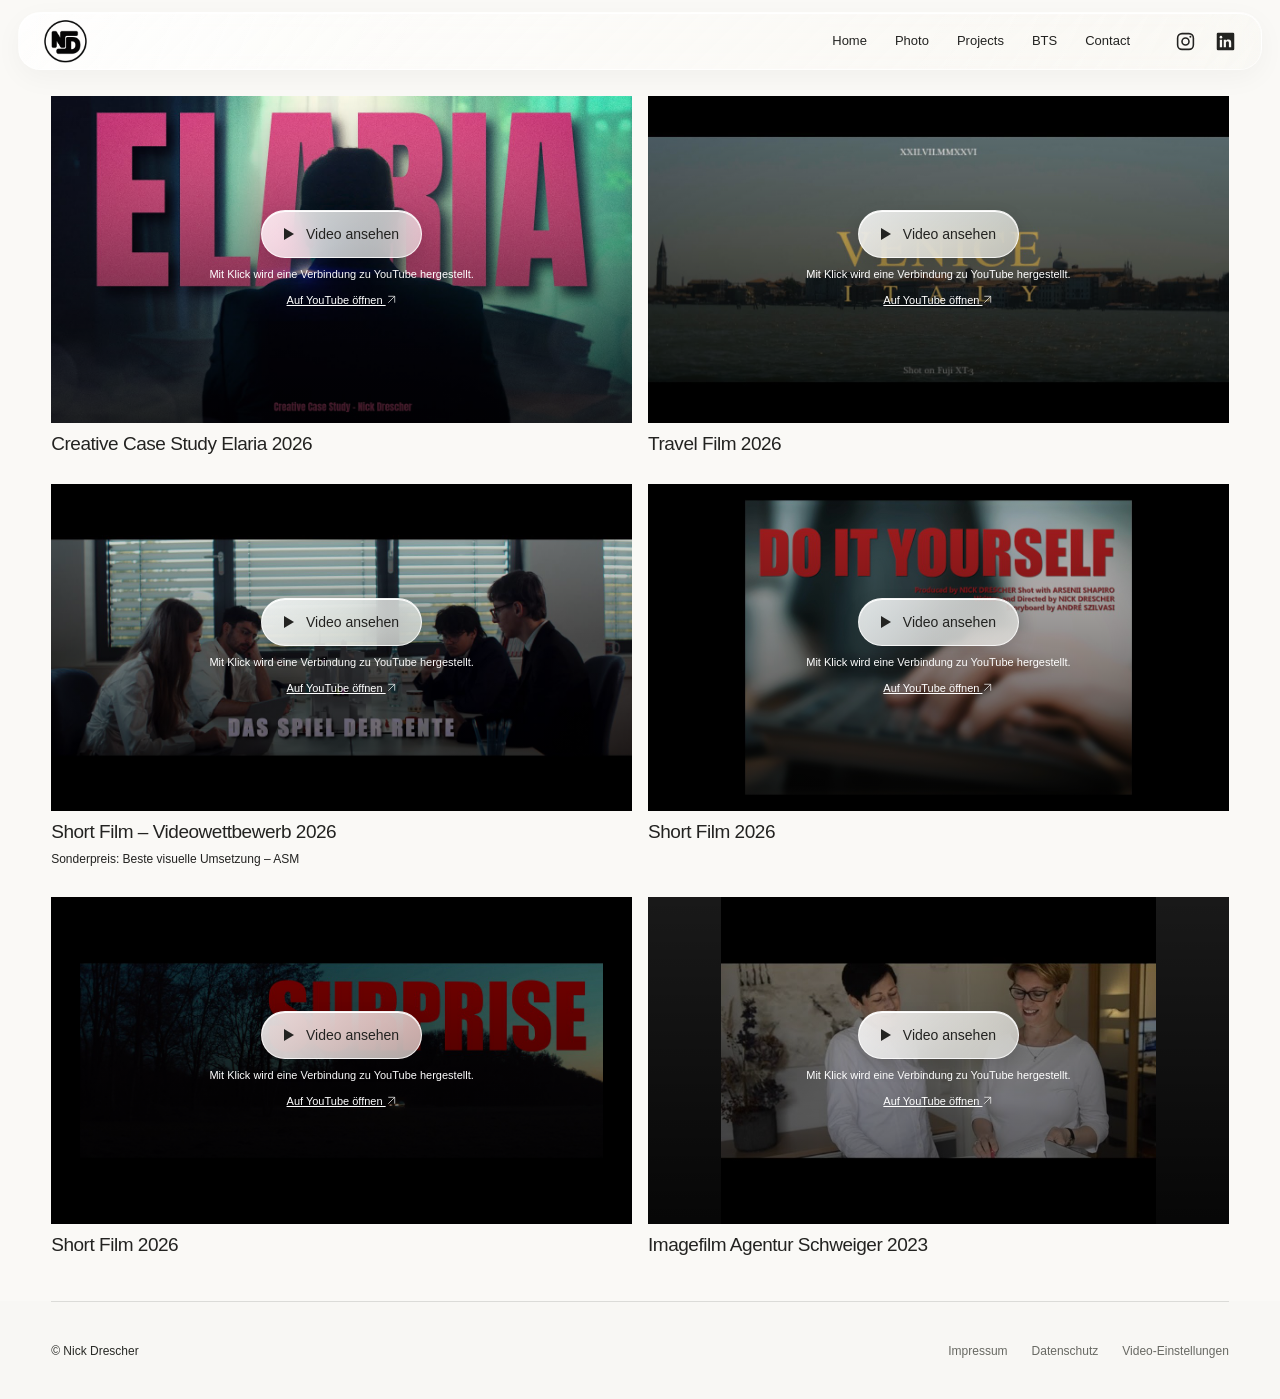
<file: projects/index.html>
<!doctype html>
<html lang="de"><head><meta charset="utf-8"><meta name="viewport" content="width=device-width, initial-scale=1">
<title>Projects | Nick Drescher</title><meta name="description" content="Nick Drescher – Portfolio für Film, Fotografie, Motion Design und Content Creation.">
<meta name="theme-color" content="#f3f1e9"><meta property="og:title" content="Projects | Nick Drescher"><meta property="og:description" content="Film, Fotografie und kreative Projekte von Nick Drescher.">
<link rel="icon" href="../assets/images/logo.png"><link rel="stylesheet" href="../assets/fonts.css"><link rel="stylesheet" href="../assets/site.css"><link rel="stylesheet" href="../assets/motion.css"><script src="../assets/orbit-layout.js" defer></script><script src="../assets/site.js" defer></script><script src="../assets/motion.js" defer></script></head>
<body data-page="projects"><a class="skip-link" href="#main">Zum Inhalt</a><div class="scroll-progress" aria-hidden="true"></div>
<header class="site-header"><a class="logo" href="../index.html" aria-label="Nick Drescher – Home"><img src="../assets/images/logo.png" alt="ND" width="44" height="44"></a>
<button class="menu-toggle" aria-controls="navigation" aria-expanded="false">Menü <span aria-hidden="true">☰</span></button><nav id="navigation" aria-label="Hauptnavigation"><a href="../index.html">Home</a><a href="../photo/index.html">Photo</a><a href="../projects/index.html" aria-current="page">Projects</a><a href="../bts/index.html">BTS</a><a href="../contact/index.html">Contact</a><div class="socials"><a href="https://www.instagram.com/nick.grafik/" target="_blank" rel="noopener noreferrer" aria-label="Instagram"><svg viewBox="0 0 24 24" fill="none" aria-hidden="true"><rect x="3" y="3" width="18" height="18" rx="5" stroke="currentColor" stroke-width="1.8"/><circle cx="12" cy="12" r="4" stroke="currentColor" stroke-width="1.8"/><circle cx="17.6" cy="6.5" r="1.15" fill="currentColor"/></svg></a><a href="https://www.linkedin.com/in/nick-drescher-379266233/" target="_blank" rel="noopener noreferrer" aria-label="LinkedIn"><svg viewBox="0 0 24 24" fill="currentColor" aria-hidden="true"><rect x="2" y="2" width="20" height="20" rx="1.5"/><circle cx="6.8" cy="7" r="1.5" fill="var(--paper)"/><path d="M5.5 10h2.6v8.5H5.5zM10 10h2.5v1.15c.55-.85 1.45-1.4 2.8-1.4 2.7 0 3.2 1.7 3.2 4v4.75h-2.6v-4.2c0-1.25-.02-2.5-1.6-2.5s-1.8 1.2-1.8 2.4v4.3H10z" fill="var(--paper)"/></svg></a></div></nav></header>
<main id="main"><div class="projects-grid"><article id="project-1" class="project reveal"><div class="video-shell" data-video="mqTAhIuRZfw"><img src="../assets/images/project-01.jpg" alt="Creative Case Study Elaria 2026" class="" width="1280" height="720" loading="eager" decoding="async" fetchpriority="high"><div class="video-overlay"><button class="video-play" aria-label="Creative Case Study Elaria 2026: YouTube-Video laden"><span class="play-icon" aria-hidden="true"></span><span>Video ansehen</span></button><p>Mit Klick wird eine Verbindung zu YouTube hergestellt.</p><a href="https://www.youtube.com/watch?v=mqTAhIuRZfw" target="_blank" rel="noopener noreferrer">Auf YouTube öffnen <svg class="arrow-icon" viewBox="0 0 24 24" aria-hidden="true"><path d="M5 19 19 5M5 5h14v14" fill="none" stroke="currentColor" stroke-width="1.5"/></svg></a></div></div><h2>Creative Case Study Elaria 2026</h2></article><article id="project-2" class="project reveal"><div class="video-shell" data-video="WPClbhvNjLg"><img src="../assets/images/project-02.jpg" alt="Travel Film 2026" class="" width="1280" height="720" loading="eager" decoding="async" fetchpriority="high"><div class="video-overlay"><button class="video-play" aria-label="Travel Film 2026: YouTube-Video laden"><span class="play-icon" aria-hidden="true"></span><span>Video ansehen</span></button><p>Mit Klick wird eine Verbindung zu YouTube hergestellt.</p><a href="https://www.youtube.com/watch?v=WPClbhvNjLg" target="_blank" rel="noopener noreferrer">Auf YouTube öffnen <svg class="arrow-icon" viewBox="0 0 24 24" aria-hidden="true"><path d="M5 19 19 5M5 5h14v14" fill="none" stroke="currentColor" stroke-width="1.5"/></svg></a></div></div><h2>Travel Film 2026</h2></article><article id="project-3" class="project reveal"><div class="video-shell" data-video="Y76H__T5fqM"><img src="../assets/images/project-03.jpg" alt="Short Film – Videowettbewerb 2026" class="" width="1280" height="720" loading="lazy" decoding="async"><div class="video-overlay"><button class="video-play" aria-label="Short Film – Videowettbewerb 2026: YouTube-Video laden"><span class="play-icon" aria-hidden="true"></span><span>Video ansehen</span></button><p>Mit Klick wird eine Verbindung zu YouTube hergestellt.</p><a href="https://www.youtube.com/watch?v=Y76H__T5fqM" target="_blank" rel="noopener noreferrer">Auf YouTube öffnen <svg class="arrow-icon" viewBox="0 0 24 24" aria-hidden="true"><path d="M5 19 19 5M5 5h14v14" fill="none" stroke="currentColor" stroke-width="1.5"/></svg></a></div></div><h2>Short Film – Videowettbewerb 2026</h2><p class="award">Sonderpreis: Beste visuelle Umsetzung – ASM</p></article><article id="project-4" class="project reveal"><div class="video-shell" data-video="N5UHArc9VjE"><img src="../assets/images/project-04.jpg" alt="Short Film 2026" class="" width="1280" height="720" loading="lazy" decoding="async"><div class="video-overlay"><button class="video-play" aria-label="Short Film 2026: YouTube-Video laden"><span class="play-icon" aria-hidden="true"></span><span>Video ansehen</span></button><p>Mit Klick wird eine Verbindung zu YouTube hergestellt.</p><a href="https://www.youtube.com/watch?v=N5UHArc9VjE" target="_blank" rel="noopener noreferrer">Auf YouTube öffnen <svg class="arrow-icon" viewBox="0 0 24 24" aria-hidden="true"><path d="M5 19 19 5M5 5h14v14" fill="none" stroke="currentColor" stroke-width="1.5"/></svg></a></div></div><h2>Short Film 2026</h2></article><article id="project-5" class="project reveal"><div class="video-shell" data-video="CeFhH4TbJ9Y"><img src="../assets/images/project-05.jpg" alt="Short Film 2026" class="" width="1280" height="720" loading="lazy" decoding="async"><div class="video-overlay"><button class="video-play" aria-label="Short Film 2026: YouTube-Video laden"><span class="play-icon" aria-hidden="true"></span><span>Video ansehen</span></button><p>Mit Klick wird eine Verbindung zu YouTube hergestellt.</p><a href="https://www.youtube.com/watch?v=CeFhH4TbJ9Y" target="_blank" rel="noopener noreferrer">Auf YouTube öffnen <svg class="arrow-icon" viewBox="0 0 24 24" aria-hidden="true"><path d="M5 19 19 5M5 5h14v14" fill="none" stroke="currentColor" stroke-width="1.5"/></svg></a></div></div><h2>Short Film 2026</h2></article><article id="project-6" class="project reveal"><div class="video-shell" data-video="7Pg0orLN0O0"><img src="../assets/images/project-06.jpg" alt="Imagefilm Agentur Schweiger 2023" class="" width="640" height="480" loading="lazy" decoding="async"><div class="video-overlay"><button class="video-play" aria-label="Imagefilm Agentur Schweiger 2023: YouTube-Video laden"><span class="play-icon" aria-hidden="true"></span><span>Video ansehen</span></button><p>Mit Klick wird eine Verbindung zu YouTube hergestellt.</p><a href="https://www.youtube.com/watch?v=7Pg0orLN0O0" target="_blank" rel="noopener noreferrer">Auf YouTube öffnen <svg class="arrow-icon" viewBox="0 0 24 24" aria-hidden="true"><path d="M5 19 19 5M5 5h14v14" fill="none" stroke="currentColor" stroke-width="1.5"/></svg></a></div></div><h2>Imagefilm Agentur Schweiger 2023</h2></article></div></main>
<footer class="site-footer"><div class="footer-bottom"><span class="footer-name">© Nick Drescher</span><nav class="footer-links" aria-label="Rechtliches und Einstellungen"><a href="../impressum/index.html">Impressum</a><a href="../datenschutz/index.html">Datenschutz</a><button class="text-button" data-reset-video>Video-Einstellungen</button></nav></div></footer>
<dialog class="lightbox" aria-label="Bildansicht"><button class="lightbox-close" aria-label="Bildansicht schließen">×</button><button class="lightbox-prev" aria-label="Vorheriges Bild">‹</button><figure><div class="lightbox-image-frame"><img alt=""></div><figcaption aria-live="polite"></figcaption></figure><button class="lightbox-next" aria-label="Nächstes Bild">›</button></dialog>
<div class="toast" role="status"></div></body></html>
</file>
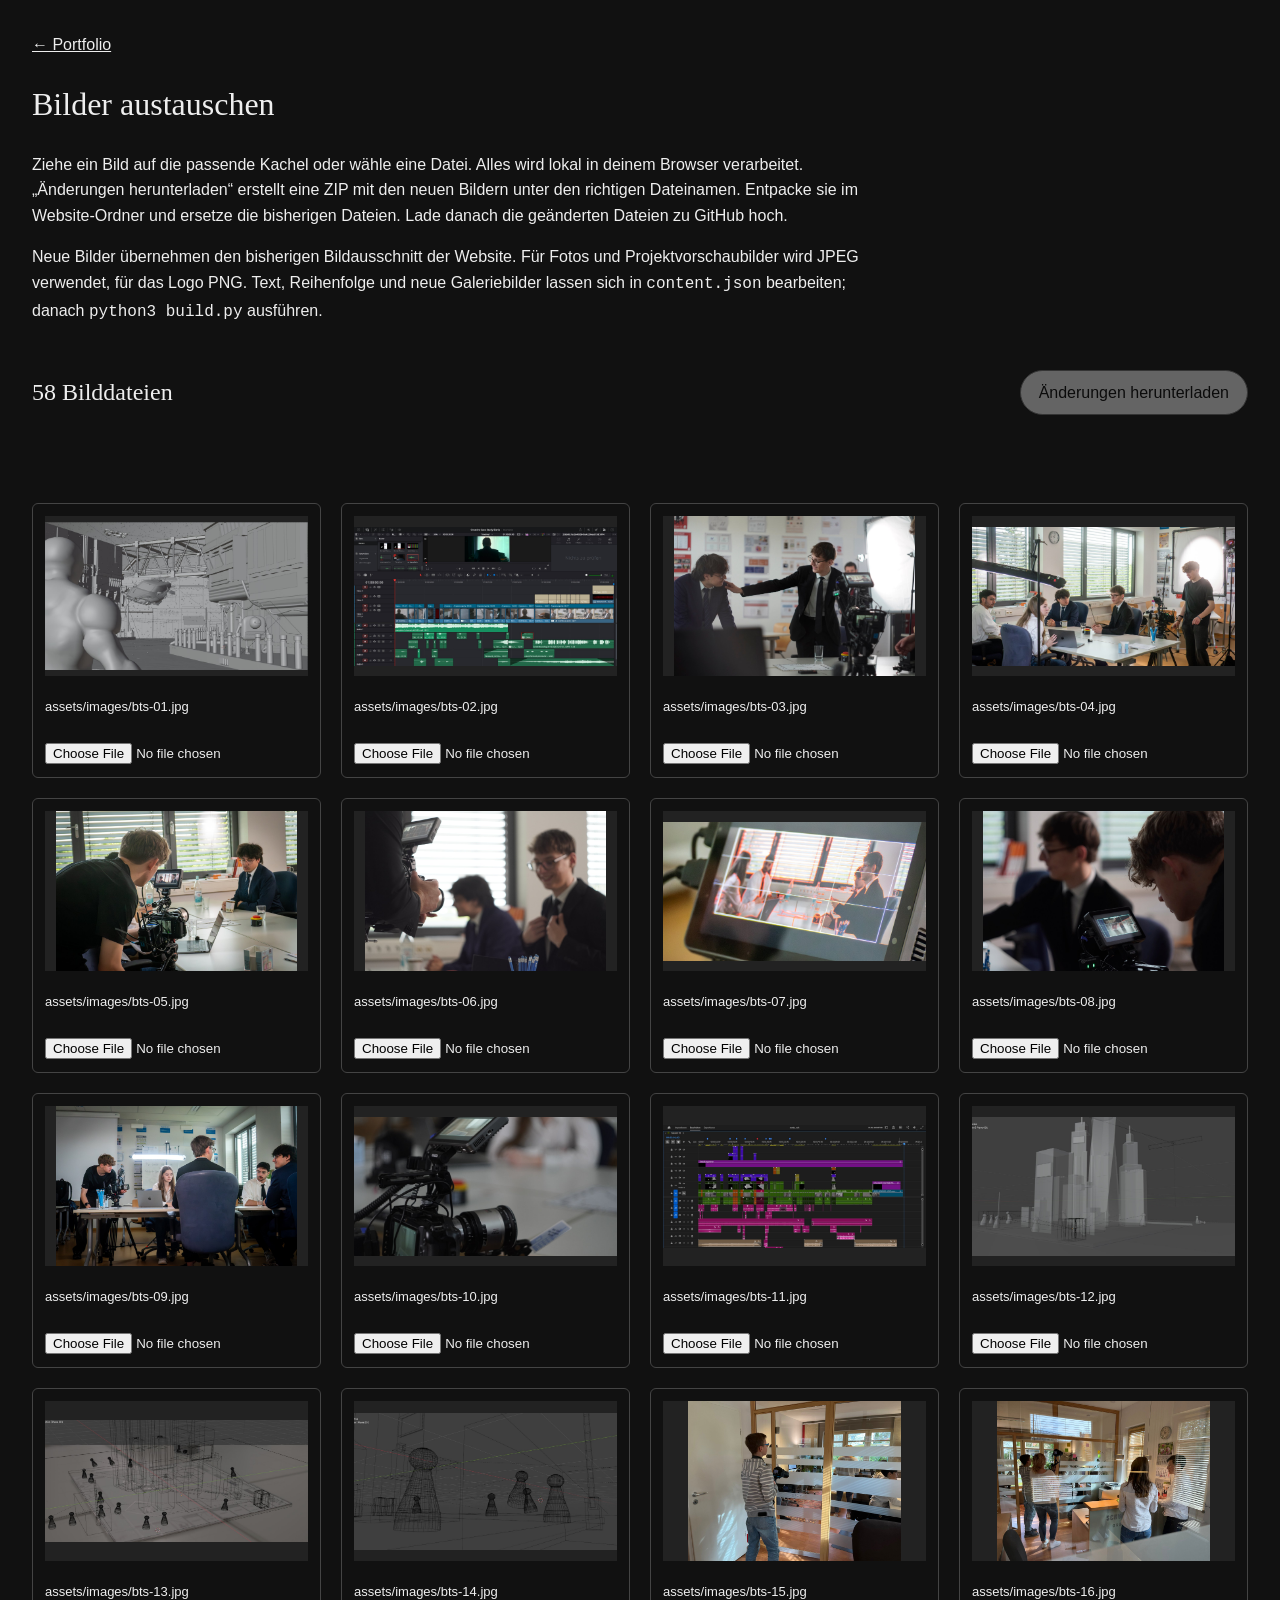
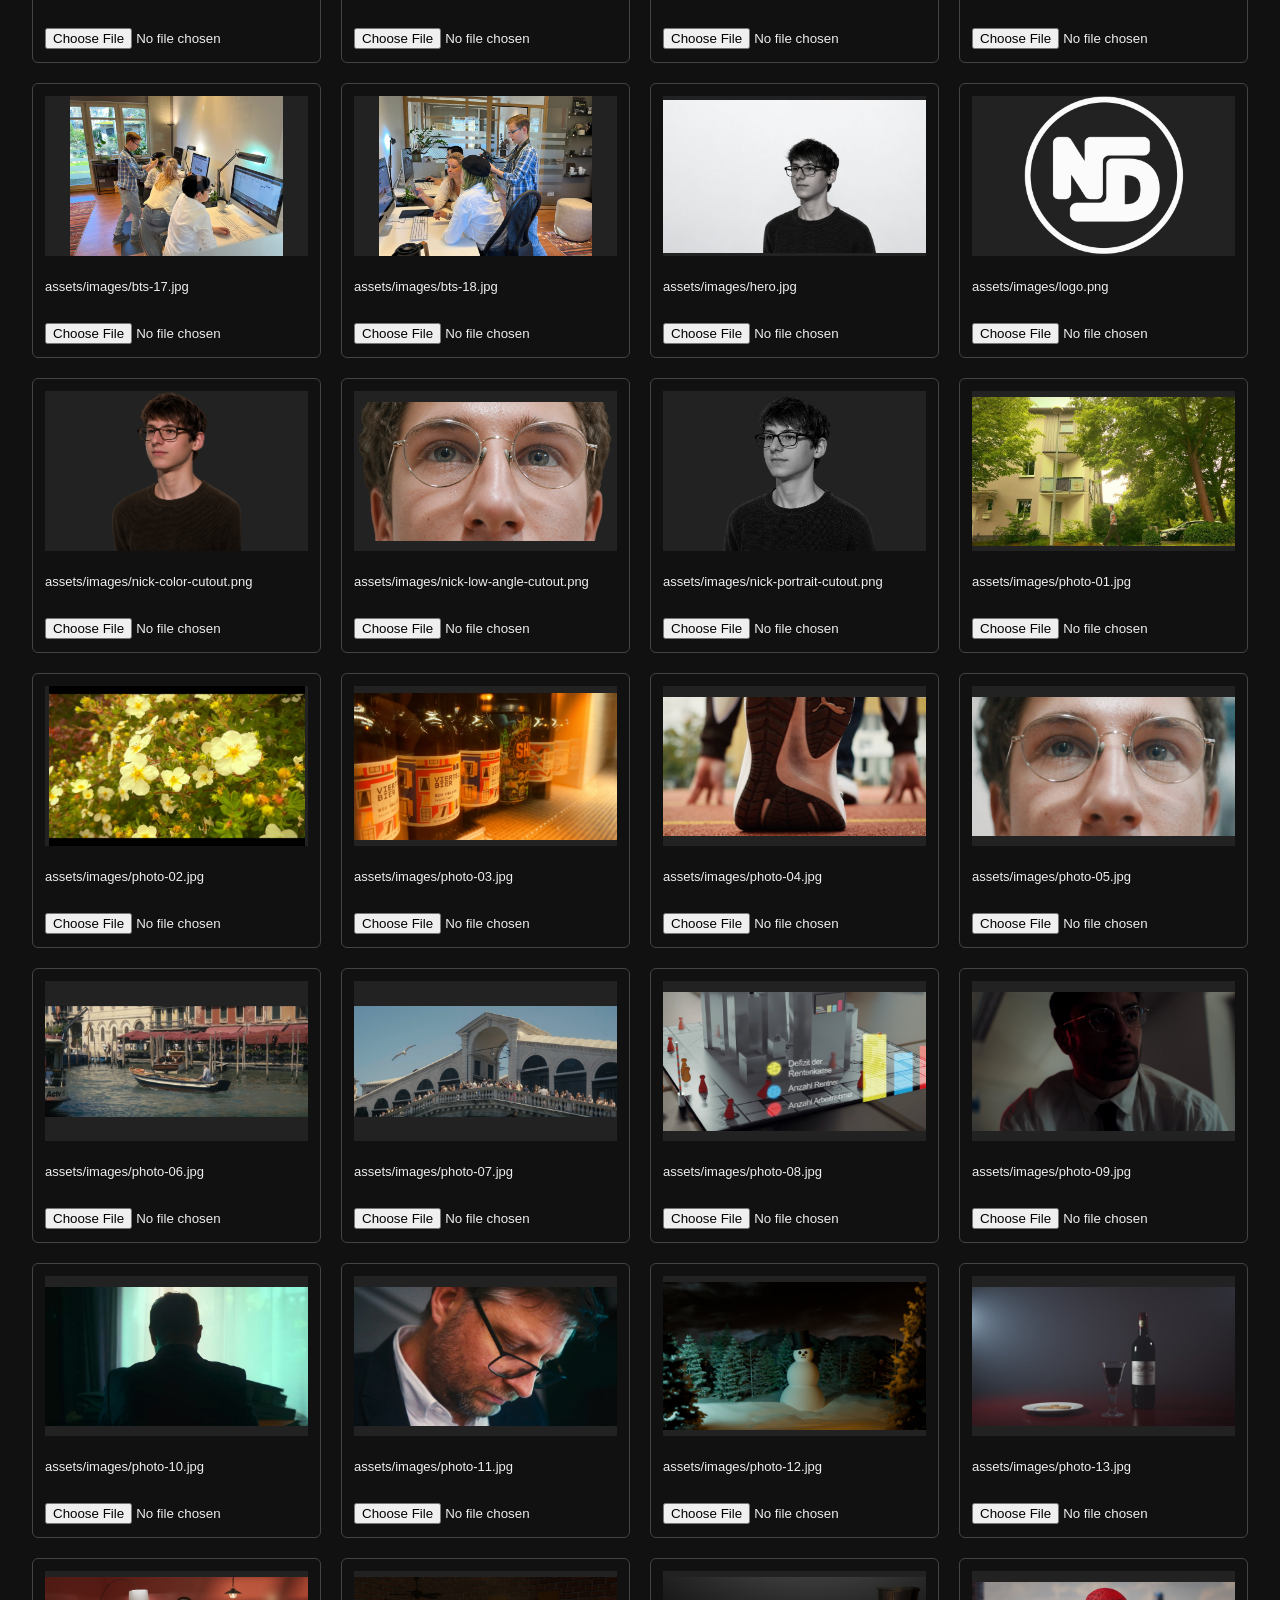
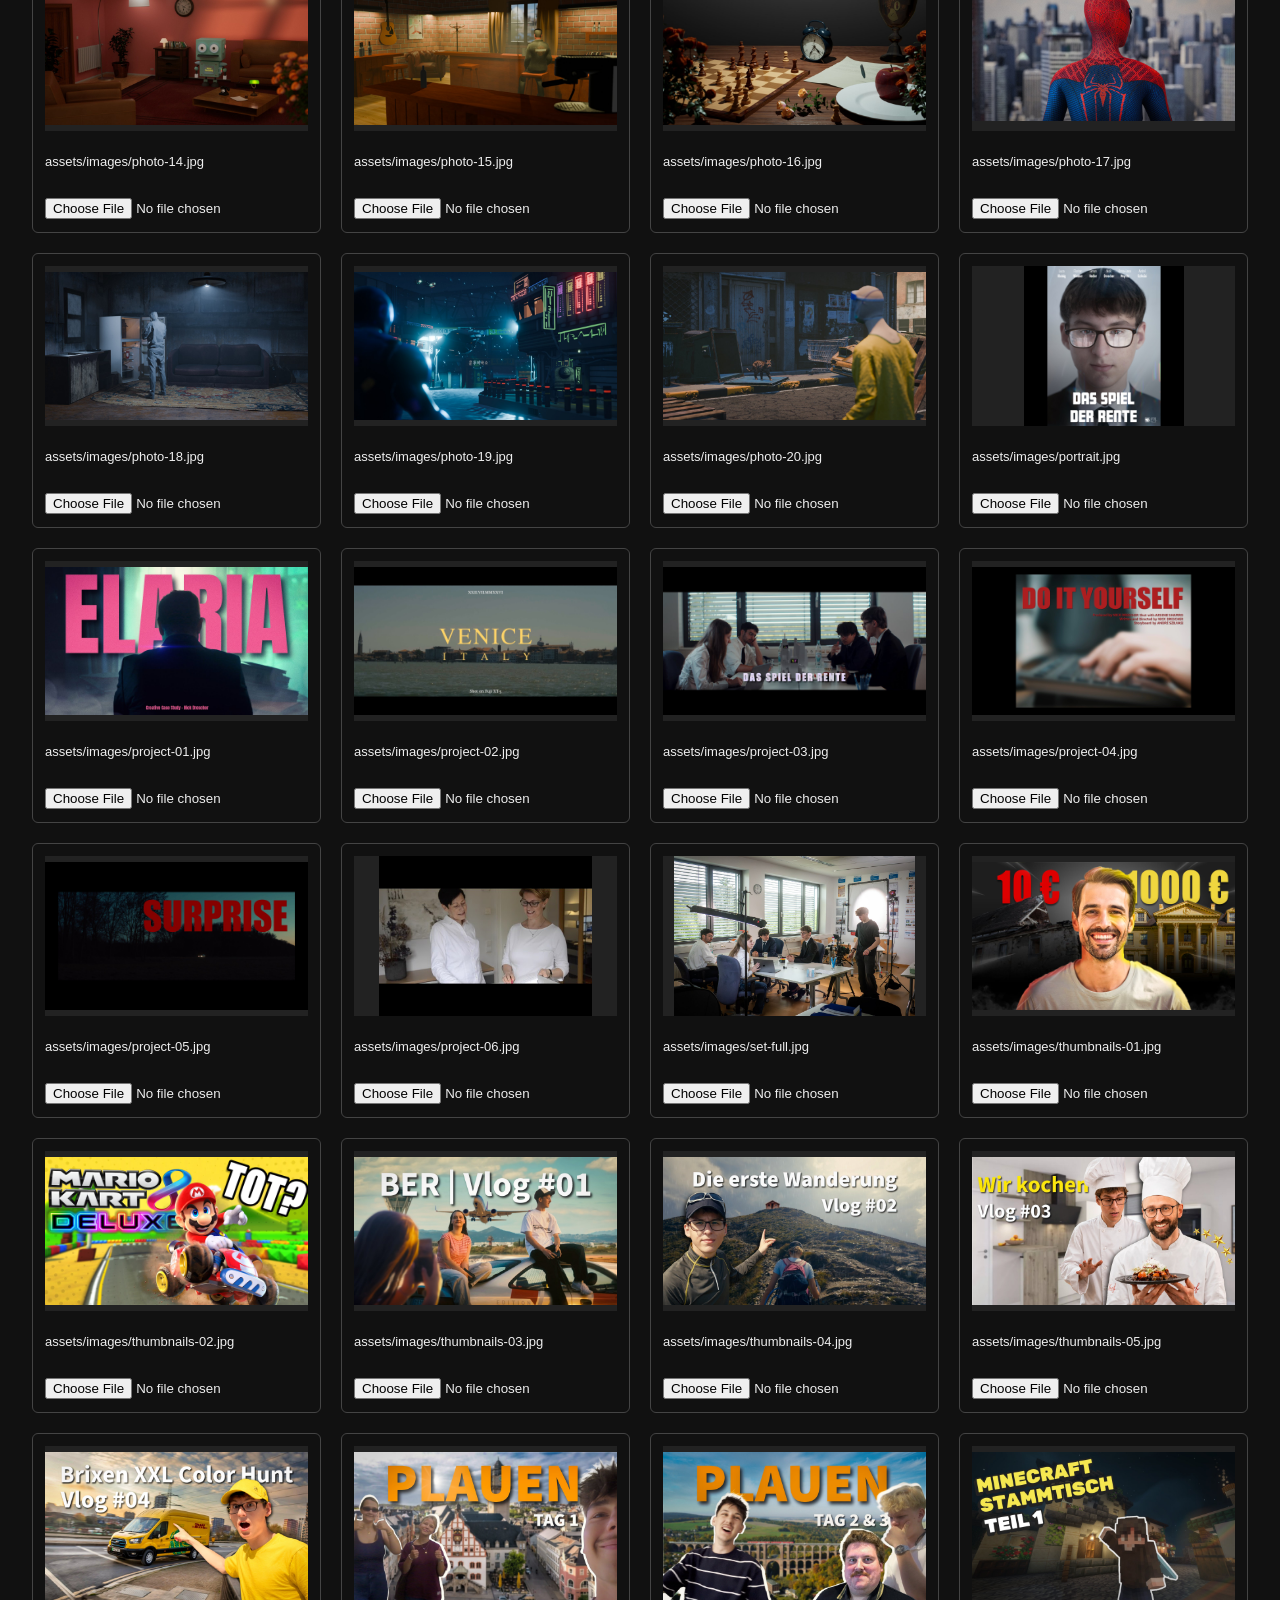
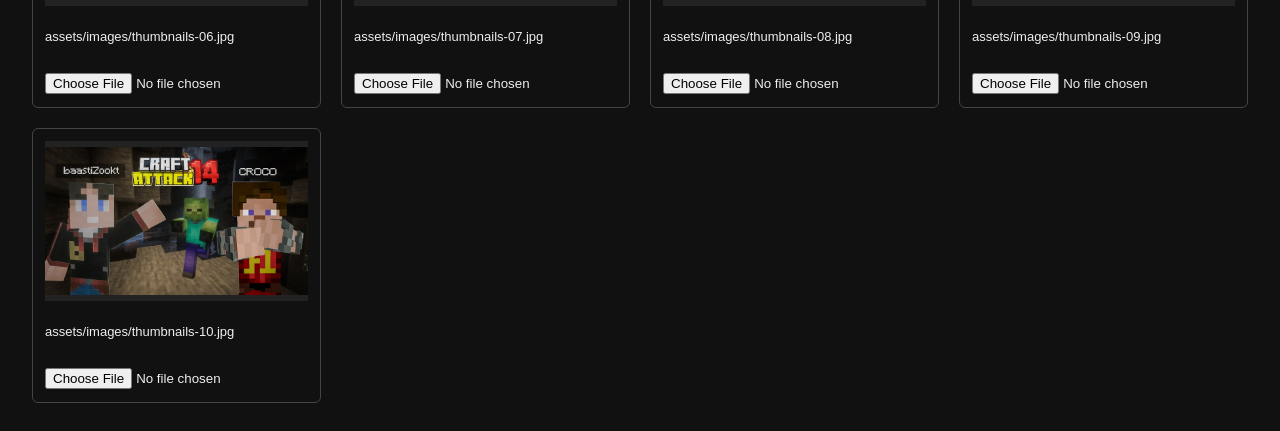
<file: editor.html>
<!doctype html><html lang="de"><head><meta charset="utf-8"><meta name="viewport" content="width=device-width,initial-scale=1"><meta name="robots" content="noindex"><title>Bilder austauschen – Nick Drescher</title><link rel="stylesheet" href="assets/fonts.css"><style>*{box-sizing:border-box}body{background:#111;color:#eee;font:300 16px/1.6 Roboto,Arial;margin:0;padding:32px;max-width:1440px;margin:auto}h1,h2{font-family:Raleway;font-weight:300}a{color:inherit}header{position:sticky;top:0;background:#111f;z-index:2;padding:12px 0;display:flex;justify-content:space-between;align-items:center;gap:20px;flex-wrap:wrap}button,.pick{border:1px solid #777;border-radius:24px;background:white;color:black;padding:9px 18px;font:inherit;cursor:pointer}button:disabled{opacity:.35;cursor:default}.grid{display:grid;grid-template-columns:repeat(auto-fill,minmax(230px,1fr));gap:20px}.card{border:1px solid #444;padding:12px;border-radius:6px}.card.drag{border-color:white;background:#333}.card.changed{border-color:#78bc86}.card img{width:100%;height:160px;object-fit:contain;background:#222}.card p{font-size:13px;word-break:break-all}.card input{width:100%;margin-top:12px}p{max-width:850px}.status{min-height:28px;color:#bde4c5}button:focus-visible,input:focus-visible{outline:3px solid #99c8ff;outline-offset:4px}</style><script src="assets/image-list.js" defer></script><script src="assets/editor.js" defer></script></head><body><a href="index.html">← Portfolio</a><h1>Bilder austauschen</h1><p>Ziehe ein Bild auf die passende Kachel oder wähle eine Datei. Alles wird lokal in deinem Browser verarbeitet. „Änderungen herunterladen“ erstellt eine ZIP mit den neuen Bildern unter den richtigen Dateinamen. Entpacke sie im Website-Ordner und ersetze die bisherigen Dateien. Lade danach die geänderten Dateien zu GitHub hoch.</p><p>Neue Bilder übernehmen den bisherigen Bildausschnitt der Website. Für Fotos und Projektvorschaubilder wird JPEG verwendet, für das Logo PNG. Text, Reihenfolge und neue Galeriebilder lassen sich in <code>content.json</code> bearbeiten; danach <code>python3 build.py</code> ausführen.</p><header><h2>58 Bilddateien</h2><button id="export" disabled>Änderungen herunterladen</button></header><p class="status" role="status" aria-live="polite"></p><div class="grid"></div></body></html>
</file>
<file: assets/fonts.css>
/* System-local font fallbacks. No font binaries are redistributed. */
@font-face { font-family: 'Raleway'; font-style: normal; font-weight: 300 500; src: local('Avenir Next'), local('Helvetica Neue'), local('Arial'); font-display: swap; }
@font-face { font-family: 'Roboto'; font-style: normal; font-weight: 300 500; src: local('Helvetica Neue'), local('Arial'); font-display: swap; }
</file>
<file: assets/site.css>
/* Nick Drescher — editorial portfolio. No framework or remote dependencies. */
:root{--paper:#f3f1e9;--ink:#171914;--lime:#d7fa52;--blue:#283bf0;--lavender:#d8d3f3;--gutter:clamp(22px,4vw,76px);--header:82px;color-scheme:light}
*{box-sizing:border-box}html{scroll-behavior:smooth;scroll-padding-top:100px}body{margin:0;background:var(--paper);color:var(--ink);font:300 17px/1.6 Roboto,Arial,sans-serif}button,input,textarea{font:inherit}button,a{-webkit-tap-highlight-color:transparent}a{color:inherit}button{cursor:pointer;color:inherit}img{display:block;max-width:100%}button:disabled{cursor:default}h1,h2,h3,p{margin:0}h1,h2{font-family:Georgia,'Times New Roman',serif;font-weight:400;letter-spacing:-.055em;line-height:.98}h1 em,h2 em{font-weight:400}h2{font-size:clamp(48px,6.7vw,108px)}h3{font-size:20px;font-weight:300;line-height:1.3}strong,b{font-weight:500}a:focus-visible,button:focus-visible,summary:focus-visible{outline:2px solid var(--blue);outline-offset:7px}.eyebrow{font:400 11px/1.5 'Courier New',monospace;text-transform:uppercase;letter-spacing:.07em}.section-pad{padding:100px var(--gutter)}.text-link{font-size:14px;text-decoration:none;border-bottom:1px solid currentColor;padding-bottom:7px;display:inline-flex;gap:34px;align-items:center}.text-link:hover{opacity:.65}.site-header{height:var(--header);padding:0 var(--gutter);display:flex;align-items:center;justify-content:space-between;gap:30px;position:relative;z-index:30;background:var(--paper)}.logo img{width:43px;height:43px;filter:invert(1);mix-blend-mode:multiply}.header-caption{font:11px 'Courier New',monospace;letter-spacing:.03em;margin-right:auto}.site-header nav{display:flex;align-items:center;gap:28px;font-size:13px}.site-header nav>a{position:relative;text-decoration:none}.site-header nav>a:after{content:'';position:absolute;bottom:-4px;left:0;width:100%;height:1px;transform:scaleX(0);transform-origin:left;background:currentColor;transition:transform .25s}.site-header nav>a:hover:after,.site-header nav>a[aria-current]:after{transform:scaleX(1)}.socials{display:flex;gap:18px;margin-left:16px}.socials a{display:grid;place-items:center;width:18px;height:18px;text-decoration:none}.instagram{width:16px;height:16px;border:1.5px solid currentColor;border-radius:4px;position:relative}.instagram:before{content:'';position:absolute;width:6px;height:6px;border:1.5px solid currentColor;left:3.5px;top:3.5px;border-radius:50%}.instagram:after{content:'';position:absolute;width:2px;height:2px;right:1px;top:1px;background:currentColor;border-radius:50%}.linkedin{font:bold 15px Arial}.menu-toggle{display:none;border:0;background:transparent;font-size:13px;padding:10px}.scroll-progress{height:2px;width:100%;position:fixed;top:0;left:0;background:var(--blue);z-index:100;transform:scaleX(0);transform-origin:left}.skip-link{position:fixed;top:-100px;left:20px;z-index:100;background:var(--blue);color:white;padding:12px}.skip-link:focus{top:10px}
/* The collage becomes a full-bleed film still as the visitor scrolls. */
.scroll-hero{height:190svh;position:relative}.hero-stage{position:sticky;top:0;height:100svh;min-height:650px;overflow:hidden;background:var(--paper)}.hero-collage{position:absolute;inset:0}.collage-piece{position:absolute;display:block;width:15%;text-decoration:none;will-change:transform}.collage-piece img{width:100%;height:100%;object-fit:cover;transition:filter .4s}.collage-piece span{display:block;font:9px 'Courier New',monospace;margin-top:7px}.collage-piece:hover img{filter:brightness(.88)}.collage-1{left:3.8%;top:8%;width:18%;height:20%;transform:rotate(-5deg)}.collage-2{right:5%;top:3%;width:15%;height:23%;transform:rotate(6deg)}.collage-3{left:1.5%;top:55%;width:17%;height:21%;transform:rotate(4deg)}.collage-4{left:26%;top:76%;width:15%;height:17%;transform:rotate(-4deg)}.collage-5{right:3.5%;top:48%;width:11%;height:31%;transform:rotate(6deg)}.collage-6{left:45%;top:1%;width:11%;height:15%;transform:rotate(-3deg)}.hero-heading{position:absolute;left:17%;right:17%;top:26%;text-align:center;z-index:2;pointer-events:none;will-change:transform,opacity}.hero-heading .eyebrow{margin-bottom:22px}.hero-heading h1{font-size:clamp(78px,10.6vw,170px)}.hero-heading em{color:var(--blue)}.hero-intro{font-size:13px;line-height:1.5;margin-top:24px}.hero-bottom{position:absolute;left:var(--gutter);right:var(--gutter);bottom:24px;display:flex;justify-content:space-between;gap:16px;font:10px 'Courier New',monospace;text-transform:uppercase;letter-spacing:.04em;z-index:3;pointer-events:none}.hero-bottom a{pointer-events:auto;text-decoration:none}.hero-bottom a span{display:inline-block;margin-left:18px;animation:nudge 2s infinite}.hero-feature{position:absolute;left:72%;top:73%;width:20%;height:20%;display:block;z-index:4;overflow:hidden;transform:translate(-50%,-50%) rotate(-5deg);will-change:width,height,left,top,transform}.hero-feature>img{width:100%;height:100%;object-fit:cover}.hero-feature-label{position:absolute;inset:0;display:flex;flex-direction:column;justify-content:end;gap:14px;padding:var(--gutter);color:white;background:linear-gradient(transparent 35%,#000b);opacity:0}.hero-feature-label>span{font:11px 'Courier New',monospace;text-transform:uppercase}.hero-feature-label strong{font:400 clamp(32px,5vw,80px)/1.1 Georgia,serif;letter-spacing:-.04em;max-width:800px}
.section-heading{display:grid;grid-template-columns:1fr 2fr 1fr;gap:24px;align-items:start;margin-bottom:70px}.section-heading .text-link{justify-self:end;align-self:end}.selected-work{background:var(--lime)}.featured-work{display:grid;grid-template-columns:1fr 1fr;gap:65px 28px}.work-card{text-decoration:none;display:block;min-width:0}.work-card:first-child{grid-column:1/-1;width:76%;margin-left:auto}.work-card:nth-child(3){margin-top:110px}.work-image{position:relative;overflow:hidden;background:#20221c;aspect-ratio:16/9}.work-image img{height:100%;width:100%;object-fit:cover;transition:transform .8s cubic-bezier(.2,.6,.3,1)}.work-card:hover .work-image img{transform:scale(1.04)}.round-arrow{display:grid;place-items:center;background:var(--paper);color:var(--ink);border-radius:50%;width:58px;height:58px;position:absolute;right:20px;bottom:20px;font-size:25px;transition:transform .3s}.work-card:hover .round-arrow{transform:rotate(45deg)}.work-meta{display:grid;grid-template-columns:1fr auto;gap:8px;margin-top:18px}.work-meta>span{font:10px 'Courier New',monospace}.work-meta h3{grid-row:2;grid-column:1/-1}.work-meta>span:last-child{grid-column:2;grid-row:1}.photo-section{padding-bottom:60px;overflow:hidden}.photo-section .section-heading{margin-bottom:0;padding-bottom:60px}.photo-track{width:100%;padding-left:var(--gutter);overflow:hidden}.photo-rail{display:flex;width:max-content;gap:24px;will-change:transform}.rail-image{padding:0;border:0;background:transparent;width:31vw;min-width:260px;height:35vw;max-height:550px;overflow:hidden}.rail-image:nth-child(even){margin-top:60px;height:28vw;max-height:440px}.rail-image img{width:100%;height:100%;object-fit:cover;transition:transform .7s}.rail-image:hover img{transform:scale(1.04)}.rail-note{margin:30px var(--gutter);color:#62645b}
.about-section{background:var(--blue);color:var(--paper)}.about-top{display:grid;grid-template-columns:1fr 3fr;gap:30px;margin-bottom:100px}.word-reveal{font:400 clamp(36px,5.7vw,88px)/1.1 Georgia,serif;letter-spacing:-.04em;max-width:1100px}.word-reveal .word{opacity:.28;transition:opacity .12s}.word-reveal .word.is-lit{opacity:1}.about-grid{display:grid;grid-template-columns:1fr 1fr;gap:10vw;align-items:center}.about-portrait{overflow:hidden}.about-portrait img{width:100%;aspect-ratio:1;object-fit:cover;filter:grayscale(1)}.about-portrait .eyebrow{display:block;margin-top:14px}.about-copy h2{font-size:50px;margin-bottom:30px}.about-copy p{font-size:16px;line-height:1.7;margin-bottom:24px}.about-copy a{margin-top:26px}.about-more{border-top:1px solid #ffffff50;border-bottom:1px solid #ffffff50;padding:15px 0;margin:25px 0}.about-more summary{cursor:pointer;list-style:none;font-size:14px;display:flex;justify-content:space-between}.about-more summary::-webkit-details-marker{display:none}.about-more[open] summary{margin-bottom:24px}.skill-line{border-top:1px solid #ffffff50;margin-top:90px;padding-top:25px;display:flex;justify-content:space-between;gap:20px;flex-wrap:wrap;font:11px 'Courier New',monospace;text-transform:uppercase}.about-section :focus-visible{outline-color:var(--lime)}
.design-section{background:var(--lavender);display:grid;grid-template-columns:1fr 1fr;gap:8vw;align-items:center}.design-copy .eyebrow{display:block;margin-bottom:40px}.design-copy h2{margin-bottom:28px}.design-copy p{font-size:15px;max-width:300px}.design-poster{background:transparent;border:0;padding:0;transform:rotate(4deg);transition:transform .6s}.design-poster:hover{transform:rotate(0)}.design-poster img{width:80%;margin:auto;box-shadow:0 30px 60px #38304d26}.design-poster>span{display:block;font:10px 'Courier New',monospace;margin-top:24px}.faq .section-heading{grid-template-columns:1fr 3fr}.faq-list{margin-left:25%}.faq-list details{border-top:1px solid #17191440;padding:28px 0}.faq-list details:last-child{border-bottom:1px solid #17191440}.faq summary{list-style:none;cursor:pointer;padding-right:40px;position:relative;font-size:20px}.faq summary::-webkit-details-marker{display:none}.faq summary:after{content:'+';position:absolute;right:0;font-size:26px;top:-5px}.faq details[open] summary:after{content:'−'}.faq details div{padding:25px 0 0;max-width:780px;font-size:16px}.faq details div p{margin-bottom:20px}
.site-footer{padding:70px var(--gutter) 25px;background:var(--ink);color:var(--paper)}.footer-cta{display:block;text-decoration:none}.footer-cta>.eyebrow{display:block;margin-bottom:30px}.footer-cta>span:last-child{font:400 clamp(70px,11vw,180px)/.95 Georgia,serif;letter-spacing:-.06em;position:relative;display:block;padding-bottom:60px}.cta-arrow{color:var(--lime);position:absolute;right:2vw;bottom:50px;font-family:Arial,sans-serif;transition:transform .4s}.footer-cta:hover .cta-arrow{transform:translate(12px,-12px)}.footer-bottom{display:flex;align-items:center;gap:26px;border-top:1px solid #ffffff30;padding-top:25px;font:11px 'Courier New',monospace}.footer-bottom>a{text-decoration:none}.footer-name{margin-left:auto}.text-button{border:0;padding:0;background:transparent;color:inherit;text-decoration:underline;font:inherit}.site-footer :focus-visible{outline-color:var(--lime)}
/* Galleries retain every original image and the keyboard-accessible lightbox. */
.page-intro{padding-top:75px;padding-bottom:80px}.page-intro>.eyebrow{display:block;margin-bottom:38px}.page-intro h1{font-size:clamp(76px,11vw,170px);margin-bottom:35px}.page-intro h1 em{color:var(--blue)}.page-intro p{max-width:420px;margin-left:50%;font-size:15px}.gallery{display:grid;grid-template-columns:repeat(2,minmax(0,1fr));padding:0 var(--gutter) 90px;gap:65px 26px}.gallery-item{position:relative;display:block;border:0;padding:0;background:transparent;text-align:left;align-self:start}.gallery-item:nth-child(even){margin-top:100px}.gallery-item img{width:100%;aspect-ratio:1.6;object-fit:cover;transition:transform .7s}.gallery-item:hover img{transform:scale(.98)}.gallery-label{display:flex;justify-content:space-between;margin-top:12px;font:10px 'Courier New',monospace;text-transform:uppercase}.thumbnails{background:var(--lavender)}.thumbnails .section-heading{grid-template-columns:1fr 3fr}.slider{display:flex;overflow-x:auto;scroll-snap-type:x mandatory;scrollbar-width:none;max-width:1000px;margin-left:auto}.slider::-webkit-scrollbar{display:none}.slide{border:0;background:transparent;flex:0 0 100%;padding:0;scroll-snap-align:center}.slide img{width:100%;aspect-ratio:16/9;object-fit:contain}.slider-controls{display:flex;gap:28px;justify-content:end;align-items:center;margin-top:28px;font:12px 'Courier New',monospace}.slider-controls button{border:1px solid #17191460;background:none;border-radius:50%;width:44px;height:44px}.projects-grid{padding:0 var(--gutter) 100px;display:grid;grid-template-columns:1fr 1fr;gap:90px 28px}.project{min-width:0;scroll-margin-top:30px}.project:nth-child(even){margin-top:100px}.project-number{margin-bottom:12px}.project h2{font:300 22px/1.3 Roboto,Arial,sans-serif;letter-spacing:-.025em;margin-top:18px}.project .award{font-size:14px;margin-top:8px}.video-shell{aspect-ratio:16/9;position:relative;background:#191919;overflow:hidden}.video-shell>img{width:100%;height:100%;object-fit:contain}.video-overlay{position:absolute;inset:0;background:linear-gradient(transparent,#000b);display:flex;flex-direction:column;align-items:center;justify-content:center;gap:8px;text-align:center;padding:14px;color:white}.video-play{background:var(--lime);color:var(--ink);border:0;border-radius:40px;padding:12px 22px;display:flex;align-items:center;gap:12px;transition:transform .25s;font-size:14px}.video-play:hover{transform:scale(1.04)}.play-icon{width:0;height:0;border-top:6px solid transparent;border-bottom:6px solid transparent;border-left:10px solid currentColor}.video-overlay p,.video-overlay>a{font-size:11px}.video-shell iframe{width:100%;height:100%;border:0;position:absolute;inset:0}.contact{background:var(--lime);min-height:90svh}.contact>.eyebrow{display:block;margin-bottom:40px}.contact h1{font-size:clamp(64px,9.8vw,155px)}.contact h1 em{color:var(--blue)}.contact-content{margin:55px 0 0 50%;max-width:700px}.contact-content p{margin-bottom:25px}.contact-links{display:flex;gap:14px;flex-wrap:wrap}.button{display:inline-flex;align-items:center;justify-content:center;border:1px solid var(--ink);border-radius:30px;padding:11px 26px;text-decoration:none;font-size:14px;transition:background .25s,color .25s}.button:hover,.button.primary{background:var(--ink);color:var(--paper)}.phone{display:inline-block;margin-top:28px;text-underline-offset:5px}.legal{max-width:1150px;min-height:70vh}.legal h1{font-size:clamp(55px,8vw,100px);margin-bottom:50px}.legal h2{font-size:30px;letter-spacing:-.02em;line-height:1.2;margin:38px 0 16px}.legal p{font-size:16px;line-height:1.7}.legal a{overflow-wrap:anywhere}.reveal{transition:opacity .85s ease,transform .85s cubic-bezier(.2,.65,.3,1)}.reveal.is-pending{opacity:0;transform:translateY(42px)}
.lightbox{width:100vw;max-width:none;height:100svh;max-height:none;padding:64px 70px;border:0;background:#121410fa;color:white;position:fixed;inset:0;margin:0}.lightbox[open]{display:flex;align-items:center;justify-content:center}.lightbox::backdrop{background:#000}.lightbox figure{margin:0;width:100%;text-align:center}.lightbox figure img{max-width:100%;max-height:78svh;margin:auto;object-fit:contain}.lightbox figcaption{font:11px 'Courier New',monospace;margin-top:16px}.lightbox button{position:absolute;border:1px solid #ffffff40;background:#2229;color:white;border-radius:50%;width:44px;height:44px;font:300 32px/1 Arial}.lightbox-close{right:18px;top:16px}.lightbox-prev{left:12px;top:48%}.lightbox-next{right:12px;top:48%}body.modal-open{overflow:hidden}.toast{position:fixed;bottom:20px;left:50%;transform:translateX(-50%);padding:12px 20px;background:var(--lime);color:var(--ink);border:1px solid var(--ink);z-index:100;font-size:13px;display:none;max-width:90vw}.toast.visible{display:block}.sr-only{position:absolute;width:1px;height:1px;padding:0;margin:-1px;overflow:hidden;clip:rect(0,0,0,0);white-space:nowrap;border:0}
@keyframes nudge{50%{transform:translateY(5px)}}
@media(min-width:1800px){.section-pad{padding-left:max(var(--gutter),calc((100vw - 1650px)/2));padding-right:max(var(--gutter),calc((100vw - 1650px)/2))}}
@media(max-width:1000px){.header-caption{display:none}.section-heading{grid-template-columns:1fr 2fr}.section-heading .text-link{grid-column:2;justify-self:start}.hero-stage{min-height:600px}.hero-heading{top:30%;left:12%;right:12%}.hero-heading h1{font-size:12vw}.collage-6{left:42%;width:16%;height:16%}.hero-intro{font-size:12px}.about-grid{gap:6vw}.about-copy h2{font-size:40px}.about-copy p{font-size:15px}.work-card:first-child{width:85%}}
@media(max-width:650px){:root{--header:70px}.site-header{height:70px;padding:0 22px}.logo img{width:37px;height:37px}.menu-toggle{display:block}.site-header nav{display:none;position:absolute;left:0;right:0;top:70px;flex-direction:column;padding:30px;background:var(--paper);border-bottom:1px solid #17191430;gap:22px}.site-header nav.is-open{display:flex}.socials{margin:8px 0 0}.header-caption{display:block;margin-right:auto;font-size:9px}.hero-stage{min-height:560px;height:calc(100svh - 10px)}.scroll-hero{height:155svh}.hero-heading{left:5%;right:5%;top:30%}.hero-heading h1{font-size:17vw}.hero-heading .eyebrow{font-size:9px;margin-bottom:18px}.hero-intro{margin-top:18px;font-size:12px}.collage-1{left:4%;top:7%;width:28%;height:15%}.collage-2{right:5%;top:5%;width:22%;height:17%}.collage-3{left:3%;top:68%;width:25%;height:15%}.collage-4{left:36%;top:83%;width:21%;height:11%}.collage-5{right:4%;top:55%;width:17%;height:20%}.collage-6{display:none}.collage-piece span{font-size:7px}.hero-feature{left:65%;top:76%;width:28%;height:12%}.hero-bottom{font-size:8px;bottom:15px}.hero-bottom>span{max-width:100px}.section-pad{padding:65px 22px}.section-heading{display:flex;flex-direction:column;gap:22px;margin-bottom:40px}.section-heading h2{font-size:52px}.section-heading .text-link{align-self:start}.featured-work{display:block}.work-card:first-child{width:100%}.work-card{margin-bottom:42px}.work-card:nth-child(3){margin-top:0}.work-meta h3{font-size:18px}.round-arrow{width:44px;height:44px;right:12px;bottom:12px;font-size:21px}.photo-section .section-heading{padding-bottom:35px}.photo-track{padding-left:22px;overflow-x:auto;scroll-snap-type:x mandatory;scrollbar-width:none}.photo-rail{gap:14px;transform:none!important;padding-right:22px}.rail-image{width:70vw;height:84vw;min-width:0;scroll-snap-align:center}.rail-image:nth-child(even){height:67vw;margin-top:36px}.rail-note{margin:22px}.about-top{display:block;margin-bottom:55px}.about-top .eyebrow{display:block;margin-bottom:28px}.word-reveal{font-size:41px}.about-grid{grid-template-columns:1fr;gap:40px}.about-portrait img{aspect-ratio:1.1}.about-copy h2{font-size:43px}.about-copy p{font-size:16px}.skill-line{margin-top:45px;display:grid;grid-template-columns:1fr 1fr;font-size:9px;gap:20px}.design-section{grid-template-columns:1fr;gap:45px}.design-copy .eyebrow{margin-bottom:25px}.design-copy h2{font-size:62px}.design-poster img{width:75%}.design-poster>span{font-size:9px}.faq .section-heading{display:flex}.faq-list{margin-left:0}.faq summary{font-size:18px}.faq details div{font-size:15px}.site-footer{padding:50px 22px 24px}.footer-cta>span:last-child{font-size:79px;padding-bottom:50px}.cta-arrow{font-size:60px;right:0;bottom:45px}.footer-bottom{flex-wrap:wrap;gap:18px;font-size:10px}.footer-name{width:100%;margin:0}.page-intro{padding-top:45px;padding-bottom:50px}.page-intro h1{font-size:81px}.page-intro p{margin-left:0;font-size:14px}.page-intro>.eyebrow{margin-bottom:30px}.gallery{grid-template-columns:1fr;padding:0 22px 60px;gap:35px}.gallery-item:nth-child(even){margin-top:0}.gallery-item img{aspect-ratio:1.5}.thumbnails .section-heading{display:flex}.slider-controls{justify-content:center}.projects-grid{grid-template-columns:1fr;padding:0 22px 70px;gap:45px}.project:nth-child(even){margin-top:0}.project h2{font-size:20px}.video-overlay p,.video-overlay>a{font-size:10px}.video-play{font-size:13px;padding:10px 18px}.contact h1{font-size:66px}.contact-content{margin:40px 0 0}.contact-content p{font-size:15px}.lightbox{padding:70px 44px}.lightbox figure img{max-height:72svh}.lightbox button{width:36px;height:36px}.lightbox-prev{left:4px}.lightbox-next{right:4px}}
@media(prefers-reduced-motion:reduce){html{scroll-behavior:auto}*,*:before,*:after{animation:none!important;transition:none!important}.scroll-hero{height:auto}.hero-stage{position:relative;height:95svh}.hero-collage,.hero-heading,.hero-feature{will-change:auto}.word-reveal .word{opacity:1}.reveal.is-pending{opacity:1;transform:none}.photo-track{overflow-x:auto}.photo-rail{transform:none!important}}
@media(scripting:none){.scroll-hero{height:auto}.hero-stage{position:relative}.photo-track{overflow-x:auto}.word-reveal{opacity:1}}
@media(scripting:none) and (max-width:650px){.menu-toggle{display:none}.site-header{height:auto;min-height:70px;flex-wrap:wrap;padding:16px 22px;gap:16px}.site-header nav{display:flex;position:static;flex-direction:row;flex-wrap:wrap;padding:0;border:0;gap:20px}.socials{display:none}}

.design-gallery{position:relative;padding:15px 0 55px}.mini-poster{position:absolute;left:-6%;bottom:0;width:39%;padding:0;border:0;background:transparent;transform:rotate(-7deg);box-shadow:0 15px 45px #241c3d30;transition:transform .5s}.mini-poster:hover{transform:rotate(0)}.mini-poster img{width:100%}@media(max-width:650px){.mini-poster{left:0;width:40%}.design-gallery{padding-bottom:40px}}

.arrow-icon{display:inline-block;width:1em;height:1em;vertical-align:-.1em;flex-shrink:0}.round-arrow .arrow-icon{width:22px;height:22px}.cta-arrow .arrow-icon{width:.7em;height:.7em}.design-poster img,.mini-poster img{height:auto}.slider-controls button{font-family:Arial,sans-serif}
img{height:auto}
.site-header{position:sticky;top:0}.photo-track{overflow-x:auto;scrollbar-width:none}.photo-track::-webkit-scrollbar{display:none}
/* Requested refinements to the original editorial design. */
.hero-heading h1{font-size:clamp(64px,8.7vw,140px)}
.socials{align-items:center}
.socials a{width:22px;height:22px;line-height:0;transition:opacity .2s}
.socials a:hover{opacity:.65}
.socials svg{width:21px;height:21px;display:block;flex:none}
.featured-work{grid-template-columns:repeat(2,minmax(0,1fr));gap:40px 26px;align-items:start}
.work-card:first-child{grid-column:auto;width:100%;margin-left:0}
.work-card:nth-child(3){margin-top:0}
.gallery{gap:32px 12px;align-items:start}
.gallery-item:nth-child(even),.project:nth-child(even){margin-top:0}
.gallery-item img{aspect-ratio:16/9}
.projects-grid{gap:45px 20px;align-items:start}
.project h2{min-height:2.6em}
.rail-image:nth-child(even){margin-top:0;height:35vw;max-height:550px}
@media(max-width:650px){
 .hero-heading h1{font-size:14.2vw}
 .featured-work{display:grid;grid-template-columns:1fr;gap:35px}
 .work-card,.work-card:first-child,.work-card:nth-child(3){margin:0}
 .project h2{min-height:0}
 .rail-image:nth-child(even){height:84vw;margin-top:0;max-height:550px}
}
/* Larger homepage imagery; the original poster's baked-in side bars are clipped. */
.collage-1{left:2%;top:6%;width:22%;height:25%}
.collage-2{right:2%;top:2%;width:19%;height:28%}
.collage-3{left:.7%;top:56%;width:21%;height:25%}
.collage-4{left:25%;top:75%;width:19%;height:20%}
.collage-5{right:2%;top:45%;width:14%;height:auto}
.collage-6{left:43%;top:0;width:15%;height:20%}
.hero-feature{top:77%;width:26%;height:25%}
.rail-image{width:36vw;height:40vw;max-height:610px}
.rail-image:nth-child(even){height:40vw;max-height:610px}
.poster-artwork{display:block;position:relative;width:100%;aspect-ratio:1132/1600;overflow:hidden}
.poster-artwork>img{position:absolute;top:0;left:-20.671378%;width:141.342756%;max-width:none;height:100%;margin:0;object-fit:fill;box-shadow:none}
.design-poster>.poster-artwork{width:90%;margin-inline:auto;box-shadow:0 30px 60px #38304d26}
.lightbox figure.poster-lightbox{width:min(80vw,calc(78svh * .7075))}
.poster-lightbox .lightbox-image-frame{position:relative;width:100%;aspect-ratio:1132/1600;overflow:hidden}
.poster-lightbox .lightbox-image-frame img{position:absolute;top:0;left:-20.671378%;width:141.342756%;max-width:none;height:100%;max-height:none;margin:0;object-fit:fill}
@media(max-width:650px){
 .collage-1{left:2%;top:6%;width:34%;height:18%}
 .collage-2{right:2%;top:4%;width:27%;height:20%}
 .collage-3{left:1%;top:68%;width:30%;height:18%}
 .collage-4{left:35%;top:84%;width:26%;height:13%}
 .collage-5{right:2%;top:52%;width:21%;height:auto}
 .collage-6{display:none}
 .hero-feature{top:78%;width:34%;height:17%}
 .rail-image,.rail-image:nth-child(even){width:78vw;height:90vw;max-height:none}
 .design-poster>.poster-artwork{width:95%}
}
/* Full set image, closer portrait and poster collection on the Photo page. */
.collage-6{height:auto}
.collage-6>img{width:100%;height:auto;object-fit:contain}
.about-photo-frame{position:relative;width:100%;aspect-ratio:1;overflow:hidden}
.about-portrait .about-photo-frame>img{position:absolute;inset:0;width:100%;height:100%;object-fit:cover;object-position:62% 40%;transform:scale(1.35);transform-origin:62% 40%}
.poster-collection{display:grid;grid-template-columns:1fr 1fr;gap:70px;background:var(--lavender);align-items:start}
.poster-collection .eyebrow{display:block;margin-bottom:35px}
.poster-collection h2{font-size:clamp(48px,6vw,90px)}
.poster-card{width:min(100%,440px);padding:0;border:0;background:none;justify-self:center;transition:transform .4s}
.poster-card:hover{transform:scale(1.02)}
.poster-card .gallery-label{margin-top:20px}
@media(max-width:650px){.about-photo-frame{aspect-ratio:1.1}.poster-collection{grid-template-columns:1fr;gap:40px}.poster-card{width:min(90%,380px)}}
/* Extra headroom for the full set photo during the slow orbit. */
.collage-6{top:4%}
.collage-piece{will-change:translate,opacity}
.hero-feature{will-change:width,height,left,top,transform,translate}
@media(prefers-reduced-motion:reduce){.collage-piece,.hero-feature{will-change:auto}}
/* Text stays transparent; image positions avoid its measured bounds. */
.hero-heading{left:50%;right:auto;translate:-50% 0;width:max-content;max-width:90%;z-index:6;isolation:isolate}

.hero-intro{font-size:16px;letter-spacing:.015em}
@media(max-width:650px){
 .hero-heading{left:50%;right:auto;max-width:90%}
 
 .hero-intro{font-size:14px}
}

.hero-heading{background:none;box-shadow:none}
.hero-heading::before{content:none}
.rail-image,.rail-image:nth-child(even){height:auto;aspect-ratio:16/10;max-height:none}
@media(max-width:650px){
 .collage-5{top:63%}
 .rail-image,.rail-image:nth-child(even){width:84vw;height:auto;aspect-ratio:16/10}
 .menu-toggle{min-height:44px}
 .socials a{width:44px;height:44px}
 .lightbox button{width:44px;height:44px}
 .lightbox-prev{left:0}.lightbox-next{right:0}
}
/* Balance the smaller collage previews without entering the central text area. */
.collage-2{width:22%;height:30%}
.collage-4{width:23%;height:23%}
.collage-5{width:17%}
.collage-6{width:20%}
/* Responsive software strip with consistent, readable motion. */
.software-section{--software-slot:clamp(112px,9vw,140px);padding:30px 0 26px;background:var(--paper)}
.software-controls{width:calc(100% - 2 * var(--gutter));max-width:none;margin:0 auto 10px;display:flex;align-items:center;justify-content:space-between;min-height:28px}
.software-pause{font:11px 'Courier New',monospace;color:var(--ink);border:0;background:transparent;padding:7px 0 7px 18px;cursor:pointer;text-decoration:underline;text-underline-offset:3px}
.software-viewport{width:calc(100% - 2 * var(--gutter));max-width:none;margin:auto;overflow:hidden}
.software-track{display:flex;width:max-content;animation:software-flow var(--software-duration,36s) linear infinite;will-change:transform}
.software-group{display:flex;flex:none;list-style:none;padding:0;margin:0}
.software-item{width:var(--software-slot);flex:none;display:flex;flex-direction:column;align-items:center;gap:10px;padding:4px 10px 6px;text-align:center}
.software-item img{width:44px;height:44px;object-fit:contain;flex:none}
.software-item span{font-size:10px;line-height:1.3;max-width:120px;min-height:26px}
.is-paused .software-track{animation-play-state:paused}
@keyframes software-flow{to{transform:translateX(-50%)}}
@media(hover:hover){.software-section:hover .software-track{animation-play-state:paused}}
@media(max-width:650px){
 .collage-2{width:31%;height:22%}
 .collage-4{width:30%;height:16%}
 .collage-5{width:25%}
 .software-item{padding-inline:5px}
 .software-item img{width:38px;height:38px}
 .software-item span{font-size:9px}
 .software-pause{min-height:44px}
}
@media(prefers-reduced-motion:reduce){
 .software-track{animation:none;will-change:auto}
 .software-viewport{overflow-x:auto}
 .software-group[aria-hidden="true"]{display:none}
 .software-pause{display:none}
}
/* Group the poster with Elaria while retaining the existing project zoom. */
.collage-4{width:28%;height:auto}
.collage-4>img{width:100%;height:auto;object-fit:contain}
.hero-poster{position:absolute;left:86%;top:69%;width:10%;z-index:4;text-decoration:none;transform:none;will-change:left,top,width,opacity}
.hero-poster>span:last-child:not(.poster-artwork){display:block;margin-top:7px;font:9px 'Courier New',monospace}
@media(max-width:650px){
 .collage-4{width:36%;height:auto}
 .hero-poster{left:84%;top:76%;width:14%}
 .hero-poster>span:last-child:not(.poster-artwork){font-size:8px}
}
@media(prefers-reduced-motion:reduce){.hero-poster{will-change:auto}}
/* Phone: keep both Venice views in their own row above the film pair. */
@media(max-width:650px){
 .collage-3{left:54%;top:60%;width:44%;height:auto}
 .collage-4{left:2%;top:60%;width:44%;height:auto}
 .collage-3>img,.collage-4>img{width:100%;height:auto;object-fit:contain}
}
/* Give each image its own space and retain readable image sizes. */
.hero-heading{top:30%}
.collage-1{width:25%;height:auto}
.flower-artwork{display:block;width:100%;aspect-ratio:16/9;position:relative;overflow:hidden}
.flower-artwork>img{position:absolute;left:0;top:-5.555556%;width:100%;height:111.111112%;max-height:none;object-fit:cover;aspect-ratio:auto}
.rail-image>.flower-artwork{height:100%;aspect-ratio:auto}
.collage-3{top:42%}
.collage-4{left:5%;top:75%;width:34%;height:auto}
.collage-6{width:28%;height:auto}
.hero-poster{left:auto;right:3%;top:42%;width:19%;height:auto;transform:rotate(3deg);will-change:translate,scale,opacity}
.hero-feature{left:55%;top:79%;width:36%;height:auto;aspect-ratio:16/9}
.lightbox figure.flower-lightbox{width:min(90vw,calc(78svh * 1.777778))}
.flower-lightbox .lightbox-image-frame{position:relative;width:100%;aspect-ratio:16/9;overflow:hidden}
.flower-lightbox .lightbox-image-frame img{position:absolute;left:0;top:-5.555556%;width:100%;height:111.111112%;max-height:none;object-fit:cover}
@media(max-width:650px){
 .hero-heading{top:30%}
 .collage-1{width:36%;height:auto}
 .collage-3{left:54%;top:60%;width:44%;height:auto}
 .collage-4{left:2%;top:60%;width:48%;height:auto}
 .hero-feature{left:28%;top:83%;width:52%;height:auto}
 .hero-poster{left:73%;right:auto;top:74%;width:25%;height:auto}
}
@media(prefers-reduced-motion:reduce){.hero-poster{will-change:auto}}

/* Restore the original balanced collage around a centered title. */
.hero-heading{top:calc(50svh - var(--header));translate:-50% -50%}
.collage-3{left:.7%;top:56%}
.collage-4{left:25%;top:76%}
.hero-feature{left:72%;top:77%}
.hero-poster{right:3%;top:26%}
@media(max-width:650px){
 .hero-heading{top:calc(50svh - var(--header));translate:-50% -50%}
 .collage-3{left:54%;top:60%}
 .collage-4{left:2%;top:60%}
 .hero-feature{left:28%;top:83%}
 .hero-poster{left:73%;right:auto;top:74%}
}

@media(min-width:651px){
 .collage-2{height:auto}
 .collage-2>img{height:auto;aspect-ratio:16/10;object-fit:cover}
 .collage-4{width:26%}
 .hero-poster{width:17%}
}

/* Leave the opening collage by normal scrolling, without a project zoom. */
.scroll-hero{height:auto}
.hero-stage{position:relative;height:calc(100svh - var(--header));min-height:650px}
.hero-feature-label{display:none}
@media(max-width:650px){.hero-stage{min-height:560px}}
</file>
<file: assets/motion.css>
/* Nick Drescher — original images + kinetic, Fiasco-inspired motion language.
   Pure CSS/JS, designed to respect reduced-motion preferences. */
:root{--motion-black:#171914;--motion-acid:#edff3f;--motion-ease:cubic-bezier(.22,1,.36,1)}
html{scroll-behavior:smooth}
body{overflow-x:clip}
.site-header{z-index:60;background:rgba(243,241,233,.92);backdrop-filter:blur(18px);-webkit-backdrop-filter:blur(18px);border-bottom:1px solid rgba(23,25,20,.045);transition:background .4s,border-color .4s}
.site-header a,.site-header button{transition:color .2s,opacity .2s}
.site-header nav>a{display:inline-flex;align-items:center;overflow:hidden}
.roll-viewport{display:inline-block;overflow:hidden;line-height:1.26;vertical-align:middle}
.roll-set{display:flex;flex-direction:column;height:1.26em;transition:transform .55s var(--motion-ease)}
.roll-set>span{display:block;white-space:nowrap;height:1.26em;line-height:1.26}
.site-header nav>a:hover .roll-set,.site-header nav>a:focus-visible .roll-set{transform:translateY(-1.26em)}
.logo{transform-origin:center;transition:transform .6s var(--motion-ease)}
.logo:hover,.logo:focus-visible{transform:rotate(-15deg) scale(1.11)}
.logo img{transition:filter .35s}
.menu-toggle{transition:transform .3s var(--motion-ease)}.menu-toggle:hover{transform:translateX(-2px)}

/* Entrances: line masking, stepped imagery and responsive micro-parallax. */
.hero-heading{isolation:isolate}
.hero-heading h1{line-height:.99;overflow:visible}
.hero-line{display:block;overflow:hidden;padding:.03em 0 .105em;margin-bottom:-.03em}
.hero-line>span{display:block;will-change:transform}
.hero-line-accent em{display:block}
.motion-enabled .hero-line>span{animation:nd-line-in 1.35s var(--motion-ease) both}
.motion-enabled .hero-line-accent>span{animation-delay:.15s}
.motion-enabled .hero-heading .eyebrow,.motion-enabled .hero-intro{animation:nd-fade-up 1s .55s both}
.motion-enabled .hero-intro{animation-delay:.8s}
.motion-enabled .collage-piece{animation:nd-image-clip 1.2s var(--motion-ease) both}
.motion-enabled .collage-1{animation-delay:.1s}.motion-enabled .collage-2{animation-delay:.2s}
.motion-enabled .collage-3{animation-delay:.35s}.motion-enabled .collage-4{animation-delay:.45s}
.motion-enabled .collage-6{animation-delay:.3s}
.motion-enabled .hero-feature,.motion-enabled .hero-poster{animation:nd-image-clip 1.35s .5s both}
.collage-piece img,.hero-feature>img{transform:translate3d(var(--mouse-x,0px),var(--mouse-y,0px),0) scale(1.018);transition:transform .9s var(--motion-ease),filter .5s;will-change:transform}
.collage-piece:hover img,.hero-feature:hover>img{transform:translate3d(var(--mouse-x,0px),var(--mouse-y,0px),0) scale(1.075)}
.collage-piece:hover{z-index:5}
.hero-poster{transition:filter .45s}.hero-poster:hover{filter:drop-shadow(0 22px 26px #0004)}
.hero-feature-label{transition:opacity .4s ease}
@keyframes nd-line-in{from{transform:translate3d(0,112%,0) skewY(3deg)}to{transform:translate3d(0,0,0) skewY(0)}}
@keyframes nd-fade-up{from{opacity:0;transform:translateY(17px)}to{opacity:1;transform:translateY(0)}}
@keyframes nd-image-clip{from{clip-path:inset(0 0 100% 0);filter:blur(5px)}to{clip-path:inset(0 0 0 0);filter:blur(0)}}

/* Fiasco-style scrolling type band. */
.motion-wordband{width:100%;height:92px;background:var(--motion-black);color:var(--paper);display:flex;align-items:center;overflow:hidden;white-space:nowrap;position:relative;z-index:1;user-select:none}
.motion-wordband-track{display:flex;width:max-content;animation:nd-running-type 29s linear infinite}
.motion-wordband-track>span{flex:none;display:block;font:400 clamp(37px,5.3vw,78px)/1 Georgia,serif;letter-spacing:-.06em;padding-right:.25em}
.motion-wordband-track>span::first-letter{color:var(--motion-acid)}
@keyframes nd-running-type{to{transform:translate3d(-50%,0,0)}}

/* Project and gallery images reveal through a vertical curtain. */
.motion-enabled .motion-media{clip-path:inset(0 0 101% 0 round 8px);transition:clip-path 1.1s var(--motion-ease),border-radius .65s;will-change:clip-path}
.motion-enabled .motion-media.has-entered{clip-path:inset(0 0 0 0 round 8px)}
.motion-enabled .motion-media.motion-entered{will-change:auto}
.work-card .work-image{border-radius:5px;isolation:isolate}
.work-image img{transform:translate3d(0,var(--img-y,0px),0) scale(var(--img-scale,1.06));transition:transform .75s var(--motion-ease)}
.work-card:hover .work-image img,.work-card:focus-visible .work-image img{--img-scale:1.13}
.work-card .work-meta h3{transition:transform .55s var(--motion-ease)}
.work-card:hover .work-meta h3{transform:translateX(9px)}
.work-card .round-arrow{transition:transform .6s var(--motion-ease),background .25s}
.work-card:hover .round-arrow{background:var(--motion-black);color:white;transform:rotate(45deg) scale(1.08)}
.gallery-item,.project,.work-card{transition:filter .5s}
.gallery-item:hover img{transform:scale(1.035)}
.motion-enabled .section-heading h2{animation:none}
.text-link{position:relative;transition:gap .4s var(--motion-ease)}
.text-link:hover{gap:23px}

/* Pinned horizontal visual story. Scroll progress is applied in motion.js. */
.craft-journey{height:350svh;background:var(--motion-black);color:#f5f3eb;position:relative;z-index:1}
.craft-sticky{position:sticky;top:var(--header);height:calc(100svh - var(--header));min-height:580px;overflow:hidden;display:flex;flex-direction:column;isolation:isolate}
.craft-topline{display:flex;justify-content:space-between;align-items:center;padding:28px var(--gutter) 0;z-index:4;position:relative}
.craft-heading{position:absolute;top:9%;left:var(--gutter);right:var(--gutter);display:flex;align-items:end;justify-content:space-between;gap:30px;z-index:1;pointer-events:none}
.craft-heading h2{font:400 clamp(76px,11.3vw,190px)/.79 Georgia,serif;letter-spacing:-.092em;margin:0;white-space:nowrap}
.craft-heading h2 em{color:var(--motion-acid);font-weight:400;letter-spacing:-.1em}
.craft-dot{color:var(--motion-acid)}
.craft-heading p{font:300 13px/1.5 Roboto,Arial,sans-serif;text-align:right;max-width:220px;margin-bottom:10px;color:#c3c6b8}
.craft-window{position:absolute;left:0;right:0;bottom:12%;height:52%;z-index:2;overflow:hidden;display:flex;align-items:center}
.craft-track{display:flex;gap:clamp(22px,3.5vw,60px);align-items:center;padding:15px var(--gutter);height:100%;width:max-content;will-change:transform;transform:translate3d(var(--craft-x,0px),0,0)}
.craft-card{--card-lift:0px;flex:0 0 clamp(320px,35vw,620px);height:92%;display:flex;flex-direction:column;justify-content:center;gap:18px;text-decoration:none;color:inherit;position:relative;transform:translate3d(0,var(--card-lift),0) scale(var(--card-size,1));transition:filter .5s,transform .35s ease}
.craft-card:nth-child(3n+2){height:75%}.craft-card:nth-child(4n){flex-basis:clamp(220px,25vw,410px);height:96%}
.craft-card:hover{--card-lift:-13px;filter:brightness(1.08)}
.craft-media{display:block;overflow:hidden;width:100%;height:calc(100% - 55px);background:#333;position:relative;isolation:isolate;border-radius:3px}
.craft-media>img,.craft-media>.flower-artwork,.craft-media>.poster-artwork{width:100%;height:100%;display:block;object-fit:cover}
.craft-media>img{transition:transform .9s var(--motion-ease);transform:scale(1.025)}
.craft-card:hover .craft-media>img{transform:scale(1.10)}
.craft-media .flower-artwork{aspect-ratio:auto}
.craft-media .flower-artwork img{height:112%;top:-6%;object-fit:cover}
.craft-media .poster-artwork{width:auto;max-width:100%;height:100%;aspect-ratio:1132/1600;margin-inline:auto;background:var(--motion-black);position:relative;overflow:hidden}
.craft-card-poster .craft-media{background:var(--motion-black)}
.craft-media .poster-artwork>img{position:absolute;top:0;left:-20.671378%;width:141.342756%;max-width:none;height:100%;transform:none;object-fit:fill}
.craft-caption{display:flex;align-items:center;gap:12px;font:11px 'Courier New',monospace;min-height:34px}
.craft-caption>span:first-child{font-size:10px;opacity:.72;flex:0 0 auto}
.craft-caption strong{font:400 clamp(15px,1.5vw,23px) Georgia,serif;letter-spacing:-.018em;white-space:nowrap}
.craft-card-arrow{margin-left:auto;border:1px solid #ffffff77;width:32px;height:32px;border-radius:50%;display:grid;place-items:center;transition:transform .45s,background .45s,color .45s}
.craft-card:hover .craft-card-arrow{transform:rotate(45deg);background:var(--motion-acid);color:var(--motion-black);border-color:transparent}
.craft-bottom{margin-top:auto;padding:0 var(--gutter) 28px;display:grid;grid-template-columns:auto 1fr auto;gap:26px;align-items:center;position:relative;z-index:3}
.craft-bottom>.eyebrow{font-size:10px;white-space:nowrap}
.craft-progress{height:2px;width:100%;background:#ffffff40;position:relative;overflow:hidden}
.craft-progress>span{height:100%;width:100%;background:var(--motion-acid);transform-origin:left;transform:scaleX(var(--craft-progress,0));display:block}
.craft-link{font:11px 'Courier New',monospace;color:inherit;text-decoration:none;white-space:nowrap;transition:color .25s}
.craft-link:hover{color:var(--motion-acid)}

/* Typographic / photographic visual rhythm. */
.photo-section{background:var(--paper)}
.photo-section .rail-image{border-radius:4px}
.rail-image{transition:filter .3s var(--motion-ease)}
.rail-image:hover{filter:brightness(.91)}
.word-reveal .word{display:inline-block;filter:blur(2px);transform:translateY(5px);transition:opacity .25s,filter .3s,transform .4s}
.word-reveal .word.is-lit{filter:blur(0);transform:translateY(0)}
.about-photo-frame{isolation:isolate}
.about-portrait img{transition:filter 1.1s,transform 1.1s var(--motion-ease)}
.about-portrait:hover img{filter:grayscale(.1)}
.faq-list details{transition:padding .35s var(--motion-ease)}
.faq-list details[open]{padding-left:12px}

/* Large luminous contact panel, connected to the dark footer. */
.motion-cta{background:var(--motion-black);padding:0 0 3px;position:relative}
.motion-cta-panel{background:var(--motion-acid);color:var(--motion-black);min-height:650px;display:flex;flex-direction:column;justify-content:space-between;padding:48px var(--gutter) 65px;border-radius:0 0 34px 34px;overflow:hidden}
.motion-cta-top{display:flex;justify-content:space-between;gap:20px}
.motion-cta h2{font:400 clamp(74px,11.3vw,180px)/.88 Georgia,serif;letter-spacing:-.095em;max-width:1500px;margin:auto 0;transform-origin:left center}
.motion-cta h2 em{font-weight:400;white-space:nowrap}
.motion-cta-bottom{display:flex;align-items:center;justify-content:space-between;gap:30px}
.motion-cta-bottom p{font-size:clamp(16px,1.5vw,21px)}
.motion-cta-link{display:inline-flex;gap:45px;align-items:center;border-radius:100px;background:var(--motion-black);color:white;padding:15px 20px 15px 27px;text-decoration:none;font:14px Roboto,Arial,sans-serif;white-space:nowrap;transition:gap .5s var(--motion-ease),transform .5s var(--motion-ease),background .2s}
.motion-cta-link:hover{gap:65px;transform:translateY(-4px)}
.motion-cta-link span:last-child{background:var(--motion-acid);color:var(--motion-black);width:34px;height:34px;display:grid;place-items:center;border-radius:50%;transition:transform .4s}
.motion-cta-link:hover span:last-child{transform:rotate(45deg)}
.site-footer{padding-top:55px}
.footer-cta>span:last-child{transition:letter-spacing .8s var(--motion-ease)}
.footer-cta:hover>span:last-child{letter-spacing:-.078em}

/* An interactive mouse cue that follows links without obstructing them. */
.motion-cursor{position:fixed;top:0;left:0;width:76px;height:76px;border-radius:50%;background:var(--motion-acid);color:var(--motion-black);display:flex;align-items:center;justify-content:center;gap:5px;font:700 10px Roboto,Arial,sans-serif;pointer-events:none;z-index:110;opacity:0;transform:translate3d(-120px,-120px,0) scale(.55);transition:opacity .24s,scale .24s;will-change:transform;box-shadow:0 12px 32px #0002}
.motion-cursor.is-active{opacity:1;scale:1}
.motion-cursor>span{font-size:15px;font-weight:400}
.page-wipe{position:fixed;inset:0;background:var(--motion-black);z-index:120;pointer-events:none;transform:scaleY(0);transform-origin:bottom;transition:transform .58s var(--motion-ease);display:grid;place-items:center;color:var(--motion-acid)}
.page-wipe img{width:82px;height:82px;object-fit:contain;filter:invert(1);opacity:0;transition:opacity .25s}
html.is-leaving .page-wipe{transform:scaleY(1)}
html.is-leaving .page-wipe img{opacity:1}

/* Mobile: retain images, show real swipe instead of requiring long scroll. */
@media(max-width:1100px){
 .craft-heading h2{font-size:clamp(66px,10vw,125px)}
 .craft-heading p{max-width:175px}
 .craft-card{flex-basis:clamp(290px,47vw,490px)}
 .craft-card:nth-child(4n){flex-basis:clamp(220px,35vw,360px)}
}
@media(max-width:650px){
 .site-header{backdrop-filter:blur(10px)}
 .site-header nav>a{overflow:visible}
 .hero-line{padding:.04em 0 .13em}
 .hero-heading h1{font-size:clamp(51px,13.2vw,85px)}
 .hero-heading .eyebrow{margin-bottom:12px}
 .hero-intro{margin-top:14px}
 .motion-wordband{height:59px}
 .motion-wordband-track>span{font-size:clamp(33px,9vw,49px)}
 .craft-journey{height:auto;min-height:0}
 .craft-sticky{position:relative;top:auto;height:auto;min-height:0;padding-bottom:30px}
 .craft-topline{padding:28px 22px 0}
 .craft-heading{position:static;display:block;margin:44px 22px 28px;pointer-events:auto}
 .craft-heading h2{font-size:clamp(61px,12vw,104px);line-height:.89}
 .craft-heading p{font-size:12px;text-align:left;margin:24px 0 0;max-width:260px}
 .craft-window{position:relative;left:auto;right:auto;bottom:auto;height:auto;display:block;overflow-x:auto;scroll-snap-type:x mandatory;scrollbar-width:none;touch-action:pan-x}
 .craft-window::-webkit-scrollbar{display:none}
 .craft-track{padding:12px 22px 18px;gap:16px;height:auto;width:max-content;transform:none!important;will-change:auto}
 .craft-card,.craft-card:nth-child(4n){flex-basis:78vw;width:78vw;height:auto;min-width:0;scroll-snap-align:center;transform:none}
 .craft-card:nth-child(3n+2){height:auto}
 .craft-media{height:auto;aspect-ratio:1.05}
 .craft-card:nth-child(4n) .craft-media{aspect-ratio:3/4}
 .craft-card:nth-child(5n) .craft-media{aspect-ratio:4/5}
 .craft-caption{flex-wrap:wrap;gap:4px 10px}
 .craft-caption strong{font-size:18px}
 .craft-bottom{display:flex;flex-wrap:wrap;gap:16px;margin-top:12px;padding:0 22px}
 .craft-progress{order:3;width:100%}
 .craft-bottom>.eyebrow{font-size:9px}
 .motion-cta-panel{min-height:500px;padding:33px 22px 43px;border-radius:0 0 23px 23px}
 .motion-cta-top{font-size:9px;line-height:1.4}
 .motion-cta h2{font-size:clamp(49px,12vw,82px);letter-spacing:-.07em}
 .motion-cta h2 em{white-space:normal}
 .motion-cta-bottom{flex-direction:column;align-items:start;gap:25px}
 .motion-cta-bottom p{font-size:15px;max-width:260px}
 .site-footer{padding-top:45px}
 .motion-cursor{display:none}
}
@media(max-width:390px){.hero-heading h1{font-size:12.5vw}.craft-heading h2{font-size:12vw}}
@media(hover:none){.motion-cursor{display:none}}
@media(prefers-reduced-motion:reduce){
 html{scroll-behavior:auto!important}
 .hero-line>span,.collage-piece,.hero-feature,.hero-poster,.hero-heading .eyebrow,.hero-intro{animation:none!important}
 .motion-wordband-track{animation:none!important}
 .motion-wordband{overflow-x:auto;scrollbar-width:none}
 .motion-enabled .motion-media{clip-path:none!important;transition:none!important}
 .word-reveal .word{filter:none!important;opacity:1!important;transform:none!important}
 .craft-journey{height:auto!important}
 .craft-sticky{height:auto!important;min-height:0!important;position:relative!important;top:auto!important;padding-bottom:25px}
 .craft-heading{position:relative;top:auto;margin:50px var(--gutter) 40px;left:auto;right:auto;pointer-events:auto}
 .craft-window{position:relative;bottom:auto;height:auto;overflow-x:auto;scroll-snap-type:x proximity}
 .craft-track{transform:none!important;height:auto;padding-block:20px;will-change:auto}
 .craft-card{height:auto;flex-basis:min(75vw,500px);scroll-snap-align:center}
 .craft-media{height:auto;aspect-ratio:4/3}
 .craft-bottom{margin-top:20px}
 .motion-cursor,.page-wipe{display:none!important}
 .roll-set{transition:none!important}
}

/* Show the complete homepage immediately, without an entrance sequence. */
.motion-enabled .hero-line>span,.motion-enabled .hero-heading .eyebrow,
.motion-enabled .hero-intro,.motion-enabled .collage-piece,
.motion-enabled .hero-feature,.motion-enabled .hero-poster{animation:none}
/* A light, pinned image procession controlled by native vertical scrolling. */
.craft-journey{height:340svh;background:var(--paper);color:var(--ink)}
.craft-sticky{height:calc(100svh - var(--header));min-height:0}
.craft-topline{padding-top:26px}
.craft-heading{top:43%;left:10%;right:auto;display:block;transform:none!important}
.craft-heading h2{font:300 clamp(44px,5.3vw,96px)/1.1 Roboto,Arial,sans-serif;letter-spacing:-.04em;white-space:nowrap}
.craft-heading p{display:none}
.craft-window{top:18%;bottom:auto;height:66%;overflow:hidden}
.craft-track{padding:24px 10vw 24px 69vw;gap:clamp(35px,5vw,90px);height:100%}
.craft-card,.craft-card:nth-child(4n){flex-basis:clamp(260px,29vw,500px);height:90%;transform:rotate(-6deg);gap:0}
.craft-card:nth-child(3n+2){height:80%;transform:rotate(7deg)}
.craft-card:nth-child(3n){transform:rotate(-3deg)}
.craft-media{height:100%;border-radius:9px;background:transparent}
.craft-caption{display:none}
.craft-card-poster,.craft-card-poster:nth-child(4n){flex-basis:clamp(190px,21vw,360px)}
.craft-card-poster .craft-media{background:transparent}
.craft-progress{background:#17191422}
.craft-progress>span{background:var(--blue)}
.craft-link:hover{color:var(--blue)}
@media(max-width:650px){
 .craft-journey{height:300svh}
 .craft-sticky{position:sticky;top:var(--header);height:calc(100svh - var(--header));min-height:0;padding:0}
 .craft-heading{position:absolute;top:43%;left:8%;margin:0;pointer-events:none}
 .craft-heading h2{font-size:clamp(36px,8.5vw,55px)}
 .craft-window{position:absolute;top:18%;left:0;right:0;height:66%;overflow:hidden;touch-action:pan-y;scroll-snap-type:none}
 .craft-track{height:100%;padding:20px 10vw 20px 82vw;gap:30px;transform:translate3d(var(--craft-x,0px),0,0)!important;will-change:transform}
 .craft-card,.craft-card:nth-child(4n){flex-basis:66vw;width:66vw;height:86%;transform:rotate(-6deg)}
 .craft-card:nth-child(3n+2){height:76%;transform:rotate(7deg)}
 .craft-card-poster,.craft-card-poster:nth-child(4n){flex-basis:48vw;width:48vw}
 .craft-media,.craft-card:nth-child(4n) .craft-media,.craft-card:nth-child(5n) .craft-media{height:100%;aspect-ratio:auto}
 .craft-bottom{margin-top:auto;width:100%;padding-bottom:24px}
}
@media(prefers-reduced-motion:reduce){
 .craft-heading{position:relative;left:auto;right:auto;top:auto;margin:40px var(--gutter);opacity:1!important}
 .craft-sticky{position:relative!important;height:auto!important;padding-bottom:25px}
 .craft-window{position:relative;top:auto;left:auto;right:auto;height:auto;overflow-x:auto;touch-action:pan-x}
 .craft-track{padding:20px var(--gutter);height:auto;transform:none!important}
 .craft-card,.craft-card:nth-child(4n){height:340px;transform:none}
 .craft-media{height:100%}
}

/* Gallery, video and portrait media never wait for an entrance reveal. */
.motion-enabled .motion-media{clip-path:none;will-change:auto}

/* Airy thumbnail constellation, with a clear center for the original title. */
.constellation-hero .hero-stage{height:calc(100svh - var(--header));min-height:640px}
.hero-tile{position:absolute;display:block;left:var(--tile-x);top:var(--tile-y);width:var(--tile-w);aspect-ratio:4/3;translate:0 0;transform:translate(-50%,-50%) rotate(var(--tile-r));border-radius:12px;overflow:hidden;isolation:isolate;will-change:translate;transition:filter .3s,box-shadow .3s}
.hero-tile img{width:100%;height:100%;object-fit:cover;transition:transform .5s var(--motion-ease)}
.hero-tile:hover{z-index:5;box-shadow:0 12px 26px #17191418}
.hero-tile:hover img{transform:scale(1.065)}
.hero-tile>.flower-artwork,.hero-tile>.poster-artwork{height:100%;width:100%;display:block}
.hero-tile-9{aspect-ratio:1132/1600}
.hero-tile-1{--tile-x:6%;--tile-y:11%;--tile-w:10%;--tile-r:-16deg}
.hero-tile-2{--tile-x:24%;--tile-y:7%;--tile-w:8%;--tile-r:21deg}
.hero-tile-3{--tile-x:43%;--tile-y:10%;--tile-w:7%;--tile-r:-13deg}
.hero-tile-4{--tile-x:64%;--tile-y:7%;--tile-w:10%;--tile-r:13deg}
.hero-tile-5{--tile-x:87%;--tile-y:12%;--tile-w:9%;--tile-r:-21deg}
.hero-tile-6{--tile-x:13%;--tile-y:31%;--tile-w:8%;--tile-r:16deg}
.hero-tile-7{--tile-x:94%;--tile-y:33%;--tile-w:9%;--tile-r:12deg}
.hero-tile-8{--tile-x:5%;--tile-y:55%;--tile-w:9%;--tile-r:-8deg}
.hero-tile-9{--tile-x:86%;--tile-y:54%;--tile-w:7%;--tile-r:10deg}
.hero-tile-10{--tile-x:15%;--tile-y:75%;--tile-w:9%;--tile-r:19deg}
.hero-tile-11{--tile-x:95%;--tile-y:78%;--tile-w:10%;--tile-r:-16deg}
.hero-tile-12{--tile-x:31%;--tile-y:88%;--tile-w:9%;--tile-r:-11deg}
.hero-tile-13{--tile-x:51%;--tile-y:89%;--tile-w:10%;--tile-r:8deg}
.hero-tile-14{--tile-x:73%;--tile-y:86%;--tile-w:9%;--tile-r:-17deg}
.hero-tile-15{--tile-x:30%;--tile-y:24%;--tile-w:6%;--tile-r:-21deg}
.hero-tile-16{--tile-x:77%;--tile-y:28%;--tile-w:7%;--tile-r:20deg}
.constellation-hero .hero-bottom{display:none}
.constellation-hero .hero-heading{top:50%;translate:-50% -50%}
/* The visual story starts sooner and gives final results more travel room. */
.craft-journey{height:470svh;scroll-margin-top:0}
.craft-sticky{height:78svh;min-height:0}
.craft-heading{top:38%}
.craft-window{top:10%;height:72%}
.craft-track{padding-left:62vw;padding-right:38vw}
.craft-topline{padding-top:12px}
.craft-bottom{padding-bottom:16px}
/* Quiet layout details; retain the established palette and hover behavior. */
.about-top{margin-bottom:55px}
.site-footer .footer-nick{display:flex;align-items:center;justify-content:space-between;width:100%;padding:0 0 38px;text-decoration:none;font:500 clamp(100px,25vw,450px)/1.1 Roboto,Arial,sans-serif;letter-spacing:0;overflow:visible}
.site-footer .footer-nick>.nick-letter{display:grid;place-items:center;width:25%;height:1.1em;padding:0;font:inherit;letter-spacing:0;transition:color .2s;transform:none}
.site-footer .footer-nick>.nick-letter:nth-child(1):hover{font-family:Georgia,serif;font-style:italic}
.site-footer .footer-nick>.nick-letter:nth-child(2):hover{font-family:'Courier New',monospace;font-weight:400}
.site-footer .footer-nick>.nick-letter:nth-child(3):hover{font-family:Georgia,serif;font-style:italic}
.site-footer .footer-nick>.nick-letter:nth-child(4):hover{font-family:Impact,'Arial Black',sans-serif;font-weight:900}

@media(max-width:650px){
 .constellation-hero .hero-stage{min-height:560px}
 .hero-tile{border-radius:8px;width:calc(var(--tile-w) * 1.6)}
 .hero-tile-1{--tile-x:8%;--tile-y:13%}
 .hero-tile-2{--tile-x:36%;--tile-y:7%}
 .hero-tile-3,.hero-tile-6,.hero-tile-15,.hero-tile-16{display:none}
 .hero-tile-4{--tile-x:69%;--tile-y:10%}
 .hero-tile-5{--tile-x:94%;--tile-y:24%}
 .hero-tile-7{--tile-x:96%;--tile-y:49%}
 .hero-tile-8{--tile-x:4%;--tile-y:45%}
 .hero-tile-9{--tile-x:88%;--tile-y:69%}
 .hero-tile-10{--tile-x:12%;--tile-y:72%}
 .hero-tile-11{--tile-x:97%;--tile-y:87%}
 .hero-tile-12{--tile-x:28%;--tile-y:90%}
 .hero-tile-13{--tile-x:55%;--tile-y:85%}
 .hero-tile-14{--tile-x:76%;--tile-y:95%}
 .craft-journey{height:450svh}
 .craft-sticky{height:76svh}
 .craft-track{padding-left:77vw;padding-right:30vw}
 .craft-topline{padding-top:14px}
 .craft-heading{top:38%}
 .craft-bottom{padding-bottom:15px}
 .site-footer .footer-nick{padding-bottom:28px;font-size:25vw}
}
@media(prefers-reduced-motion:reduce){
 .hero-tile{will-change:auto}
 .craft-sticky{height:auto!important}
 .craft-track{padding-inline:var(--gutter)}
}

.craft-sticky{height:70svh}
@media(max-width:650px){
 .craft-sticky{height:70svh}
 .hero-tile-8{--tile-y:28%}
 .hero-tile-7{--tile-y:39%}
}

/* Restrained palette: the work supplies the color. */
:root{--paper:#faf9f6;--ink:#232321;--blue:#31312e;--lime:#e9e8e2;--lavender:#eeede8;--motion-acid:#e9e8e2}
.site-header{background:var(--paper);backdrop-filter:none;border-bottom:0}
.about-section{background:#eeede8;color:var(--ink)}
.about-more{border-color:#23232130}
.about-section :focus-visible{outline-color:var(--ink)}
/* Straight image grid with deliberate negative space around the title. */
.constellation-hero .hero-stage{height:calc(100svh - var(--header));min-height:690px}
.constellation-hero .hero-collage{display:grid;grid-template-columns:repeat(7,minmax(0,1fr));grid-template-rows:repeat(7,minmax(0,1fr));gap:10px;padding:0 12px 25px}
.constellation-hero .hero-tile{position:relative;display:block;left:auto;top:auto;width:100%;height:100%;aspect-ratio:auto;transform:none;translate:none;scale:1;border-radius:0;overflow:hidden;will-change:auto;box-shadow:none;transition:scale .45s var(--motion-ease)}
.constellation-hero .hero-tile:hover{scale:.955;box-shadow:none}
.constellation-hero .hero-tile img,.constellation-hero .hero-tile:hover img{transform:none;filter:none}
.constellation-hero .hero-heading{top:43%;max-width:56%;width:max-content}
.constellation-hero .hero-heading h1{font-size:clamp(48px,6vw,110px)}
.constellation-hero .hero-heading .eyebrow{font-size:10px;margin-bottom:12px}
.constellation-hero .hero-intro{font-size:14px;margin-top:14px}
/* Keep all other image geometry fixed on hover. */
.gallery-item:hover img,.rail-image:hover img,.work-card:hover .work-image img,
.craft-card:hover .craft-media>img{transform:none;filter:none}
.gallery-item:hover,.rail-image:hover,.project:hover,.craft-card:hover{filter:none}
.craft-card:hover{--card-lift:0px}
.about-portrait:hover img{filter:grayscale(1)}
/* The footer swaps layers, rather than snapping a live font property. */
.site-footer .footer-nick>.nick-letter{position:relative;display:block;height:1.15em;overflow:hidden;font-family:Arial,sans-serif;font-weight:400}
.site-footer .footer-nick>.nick-letter:nth-child(n):hover{font-family:Arial,sans-serif;font-style:normal;font-weight:400}
.nick-face{position:absolute;inset:0;display:flex;align-items:center;justify-content:center;opacity:0;transform:translateY(12%);transition:opacity .45s ease,transform .55s var(--motion-ease);line-height:1;pointer-events:none;font-size:inherit}
.nick-face.is-active{opacity:1;transform:translateY(0)}
.nick-face-0{font-family:Arial,sans-serif;font-weight:400}
.nick-face-1{font-family:Georgia,serif;font-weight:400}
.nick-face-2{font-family:'Courier New',monospace;font-weight:400}
.nick-face-3{font-family:Impact,'Arial Black',sans-serif;font-weight:900}
@media(max-width:650px){
 .constellation-hero .hero-stage{min-height:640px}
 .constellation-hero .hero-collage{grid-template-columns:repeat(4,minmax(0,1fr));grid-template-rows:repeat(9,minmax(0,1fr));gap:7px;padding:0 10px 18px}
 .constellation-hero .hero-tile{display:none}
 .constellation-hero .hero-heading{top:49%;max-width:90%}
 .constellation-hero .hero-heading h1{font-size:13vw}
 .constellation-hero .hero-heading .eyebrow{font-size:8px}
 .constellation-hero .hero-intro{font-size:12px}
}
@media(prefers-reduced-motion:reduce){.nick-face{transition:none;transform:none}}
.constellation-hero .hero-tile-1{grid-column:1;grid-row:2}
.constellation-hero .hero-tile-2{grid-column:2;grid-row:2}
.constellation-hero .hero-tile-3{grid-column:1;grid-row:3}
.constellation-hero .hero-tile-4{grid-column:2;grid-row:3}
.constellation-hero .hero-tile-5{grid-column:1;grid-row:4}
.constellation-hero .hero-tile-6{grid-column:1;grid-row:5}
.constellation-hero .hero-tile-7{grid-column:2;grid-row:5}
.constellation-hero .hero-tile-8{grid-column:3;grid-row:5}
.constellation-hero .hero-tile-9{grid-column:4;grid-row:5}
.constellation-hero .hero-tile-10{grid-column:2;grid-row:6}
.constellation-hero .hero-tile-11{grid-column:3;grid-row:6}
.constellation-hero .hero-tile-12{grid-column:4;grid-row:6}
.constellation-hero .hero-tile-13{grid-column:5;grid-row:6}
.constellation-hero .hero-tile-14{grid-column:1;grid-row:7}
.constellation-hero .hero-tile-15{grid-column:2;grid-row:7}
.constellation-hero .hero-tile-16{grid-column:4;grid-row:7}
.constellation-hero .hero-tile-17{grid-column:5;grid-row:7}
.constellation-hero .hero-tile-18{grid-column:6;grid-row:7}
.constellation-hero .hero-tile-19{grid-column:7;grid-row:7}
.constellation-hero .hero-tile-20{grid-column:7;grid-row:6}
.constellation-hero .hero-tile-21{grid-column:7;grid-row:5}
.constellation-hero .hero-tile-22{grid-column:7;grid-row:4}
.constellation-hero .hero-tile-23{grid-column:7;grid-row:2}
.constellation-hero .hero-tile-24{grid-column:7;grid-row:1}
.constellation-hero .hero-tile-25{grid-column:5;grid-row:2}
@media(max-width:650px){
.constellation-hero .hero-tile-1{display:block;grid-column:1;grid-row:1}
.constellation-hero .hero-tile-2{display:block;grid-column:2;grid-row:1}
.constellation-hero .hero-tile-4{display:block;grid-column:4;grid-row:1}
.constellation-hero .hero-tile-5{display:block;grid-column:1;grid-row:2}
.constellation-hero .hero-tile-7{display:block;grid-column:4;grid-row:2}
.constellation-hero .hero-tile-10{display:block;grid-column:1;grid-row:3}
.constellation-hero .hero-tile-12{display:block;grid-column:4;grid-row:3}
.constellation-hero .hero-tile-13{display:block;grid-column:1;grid-row:7}
.constellation-hero .hero-tile-14{display:block;grid-column:4;grid-row:7}
.constellation-hero .hero-tile-17{display:block;grid-column:1;grid-row:8}
.constellation-hero .hero-tile-19{display:block;grid-column:2;grid-row:8}
.constellation-hero .hero-tile-20{display:block;grid-column:3;grid-row:8}
.constellation-hero .hero-tile-21{display:block;grid-column:4;grid-row:8}
.constellation-hero .hero-tile-22{display:block;grid-column:4;grid-row:9}
}
@media(min-width:651px){.constellation-hero .hero-heading{top:40%}}
.constellation-hero .hero-tile .flower-artwork>img{height:111.111112%;width:100%;top:-5.555556%}
.constellation-hero .hero-tile>.poster-artwork{width:auto;height:100%;aspect-ratio:1132/1600;margin-inline:auto}
.craft-media>img,.craft-card:hover .craft-media>img{transform:none}
@media(min-width:651px){
 .constellation-hero .hero-heading{top:42%}
 .constellation-hero .hero-heading h1{font-size:clamp(46px,5.6vw,104px)}
 .constellation-hero .hero-heading .eyebrow{margin-bottom:8px}
 .constellation-hero .hero-intro{margin-top:10px}
}

/* The footer's narrow hit targets match the actual letter advances. */
.site-footer .footer-nick{display:block;line-height:0;padding-bottom:35px}
.nick-wordmark{display:block;width:100%;height:auto;overflow:visible}
.nick-hit{pointer-events:all;cursor:pointer}
.nick-outline{pointer-events:none}
.nick-glyph{pointer-events:none}
@media(min-width:651px){
.constellation-hero .hero-tile-1{grid-column:1;grid-row:2}
.constellation-hero .hero-tile-2{grid-column:2;grid-row:2}
.constellation-hero .hero-tile-3{grid-column:1;grid-row:3}
.constellation-hero .hero-tile-4{grid-column:2;grid-row:3}
.constellation-hero .hero-tile-5{grid-column:1;grid-row:4}
.constellation-hero .hero-tile-6{grid-column:1;grid-row:5}
.constellation-hero .hero-tile-7{grid-column:2;grid-row:5}
.constellation-hero .hero-tile-8{grid-column:3;grid-row:5}
.constellation-hero .hero-tile-10{grid-column:4;grid-row:5}
.constellation-hero .hero-tile-11{grid-column:2;grid-row:6}
.constellation-hero .hero-tile-12{grid-column:3;grid-row:6}
.constellation-hero .hero-tile-13{grid-column:4;grid-row:6}
.constellation-hero .hero-tile-14{grid-column:5;grid-row:6}
.constellation-hero .hero-tile-15{grid-column:1;grid-row:7}
.constellation-hero .hero-tile-16{grid-column:2;grid-row:7}
.constellation-hero .hero-tile-17{grid-column:4;grid-row:7}
.constellation-hero .hero-tile-18{grid-column:5;grid-row:7}
.constellation-hero .hero-tile-19{grid-column:6;grid-row:7}
.constellation-hero .hero-tile-20{grid-column:7;grid-row:6}
.constellation-hero .hero-tile-21{grid-column:7;grid-row:5}
.constellation-hero .hero-tile-22{grid-column:7;grid-row:4}
.constellation-hero .hero-tile-23{grid-column:7;grid-row:2}
.constellation-hero .hero-tile-24{grid-column:7;grid-row:1}
.constellation-hero .hero-tile-25{grid-column:5;grid-row:2}
}

/* Original low-angle portrait, with independent macOS-style folder layers. */
.portrait-hero{position:relative;height:calc(100svh - var(--header));min-height:730px;overflow:hidden;background:var(--paper);isolation:isolate}
.portrait-hero-heading{position:absolute;top:4%;left:50%;translate:-50% 0;width:90%;text-align:center;z-index:5;pointer-events:none}
.portrait-hero-heading .eyebrow{font-size:10px;margin-bottom:14px}
.portrait-hero-heading h1{font:400 clamp(52px,6.1vw,94px)/.95 Georgia,serif;letter-spacing:-.065em}
.portrait-hero-heading h1 em{font-weight:400}
.portrait-hero-intro{font-size:14px;margin-top:20px}
.portrait-scene{position:absolute;left:50%;top:62%;translate:-50% -50%;width:min(84vw,1000px);height:440px;isolation:isolate}
.nick-cutout{position:absolute;width:64%;height:auto;left:18%;top:19%;z-index:2;filter:drop-shadow(12px 17px 12px #172d3f40);pointer-events:none}
.desktop-folder{position:absolute;display:block;width:28%;text-decoration:none;transform:translateY(0) rotate(var(--folder-turn));animation:folder-float 8s ease-in-out infinite;animation-delay:var(--folder-delay);filter:drop-shadow(5px 12px 9px #172b3d20);will-change:transform}
.desktop-folder img{width:100%;height:auto;transform:none}
.desktop-folder span{display:block;text-align:center;font:400 12px/1.3 Roboto,Arial,sans-serif;color:#333;letter-spacing:.01em;margin-top:0}
.folder-back-left{left:6%;top:0;width:29%;--folder-turn:-13deg;--folder-delay:-2s;z-index:0}
.folder-back-right{left:67%;top:-4%;width:26%;--folder-turn:12deg;--folder-delay:-5s;z-index:0}
.folder-front-left{left:3%;top:53%;width:29%;--folder-turn:9deg;--folder-delay:-1s;z-index:3;filter:drop-shadow(9px 11px 9px #132d4a38)}
.folder-front-right{left:75%;top:48%;width:24%;--folder-turn:-10deg;--folder-delay:-4s;z-index:3;filter:drop-shadow(-9px 10px 8px #132d4a35)}
.portrait-scroll{position:absolute;bottom:25px;left:50%;translate:-50% 0;font:11px 'Courier New',monospace;text-decoration:none;display:flex;gap:24px;align-items:center;z-index:5}
@keyframes folder-float{0%,100%{transform:translateY(0) rotate(var(--folder-turn))}50%{transform:translateY(-12px) rotate(calc(var(--folder-turn) + 2deg))}}
@media(max-width:650px){
 .portrait-hero{min-height:700px}
 .portrait-hero-heading{top:6%}
 .portrait-hero-heading h1{font-size:clamp(44px,12.5vw,75px)}
 .portrait-hero-heading .eyebrow{font-size:8px;margin-bottom:12px}
 .portrait-hero-intro{font-size:12px;margin-top:16px}
 .portrait-scene{top:61%;width:96vw;height:370px}
 .nick-cutout{width:82%;left:9%;top:28%;filter:drop-shadow(6px 10px 7px #172d3f40)}
 .desktop-folder span{font-size:9px}
 .folder-back-left{left:1%;top:12%;width:36%}
 .folder-back-right{left:65%;top:7%;width:32%}
 .folder-front-left{left:-1%;top:58%;width:33%}
 .folder-front-right{left:77%;top:54%;width:26%}
 .portrait-scroll{bottom:24px}
}
@media(prefers-reduced-motion:reduce){.desktop-folder{animation:none;will-change:auto}}
@media(max-width:650px){
 .folder-front-left{left:2%;width:30%}
 .folder-front-right{left:73%;width:24%}
}
/* Dark portrait desktop: the complete original About portrait is now the hero. */
body[data-page="home"] .site-header{--paper:#17191c;background:#17191c;color:#f4f4ef}
body[data-page="home"] .site-header .logo img{filter:none;mix-blend-mode:screen}
.portrait-hero{background:#17191c;color:#f4f4ef;min-height:770px}
.portrait-scene{top:65%;height:min(59svh,530px)}
.nick-cutout{height:100%;width:auto;max-width:64%;left:50%;top:0;translate:-50% 0;object-fit:contain;filter:drop-shadow(12px 15px 13px #0007)}
.desktop-folder span{color:#e9edf2;text-shadow:0 2px 5px #0006}
.folder-back-left{left:7%;top:5%;width:29%}
.folder-back-right{left:63%;top:0;width:27%}
.folder-front-left{left:8%;top:60%;width:27%;filter:drop-shadow(9px 11px 9px #0006)}
.folder-front-right{left:68%;top:61%;width:26%;filter:drop-shadow(-9px 10px 8px #0006)}
.portrait-scroll{bottom:19px;color:#d7dade}
/* A focused typographic introduction, with the portrait removed from About. */
.about-grid{display:block}
.about-copy{max-width:960px;margin-inline:auto;padding:0 0 0 35px;position:relative}
.about-copy:before{content:'';position:absolute;left:0;top:0;bottom:0;width:2px;background:#23232118}
.about-copy h2{font-size:clamp(43px,5.3vw,82px);line-height:1.08;max-width:850px;margin-bottom:35px;transition:clip-path .9s var(--motion-ease),translate .9s var(--motion-ease)}
.about-copy>p{font-size:clamp(18px,2vw,26px);line-height:1.65;transition:opacity .85s .14s ease,translate .85s .14s var(--motion-ease)}
.about-copy.is-pending h2{clip-path:inset(0 0 100% 0);translate:0 18px}
.about-copy.is-pending>p{opacity:0;translate:0 20px}
.about-copy:not(.is-pending) h2{clip-path:inset(0 0 0 0);translate:0 0}
.about-more{margin-top:38px}
.about-more p{font-size:17px}
@media(max-width:650px){
 .portrait-hero{min-height:720px}
 .portrait-scene{top:65%;height:360px;width:98vw}
 .nick-cutout{height:100%;width:auto;max-width:88%;left:50%;top:0;filter:drop-shadow(7px 10px 8px #0007)}
 .folder-back-left{left:0;top:9%;width:34%}
 .folder-back-right{left:67%;top:5%;width:32%}
 .folder-front-left{left:1%;top:62%;width:31%}
 .folder-front-right{left:70%;top:61%;width:28%}
 .desktop-folder span{font-size:9px}
 .portrait-scroll{bottom:17px}
 .about-copy{padding-left:19px}
 .about-copy h2{font-size:clamp(37px,10vw,55px);margin-bottom:27px}
 .about-copy>p{font-size:18px;line-height:1.65}
}
@media(prefers-reduced-motion:reduce){.about-copy h2,.about-copy>p{clip-path:none!important;translate:none!important;opacity:1!important;transition:none}}
@media(min-width:651px){
 .folder-back-left{left:11%}
 .folder-back-right{left:59%}
}
/* True black hero, unchanged portrait size, deeper folder layering. */
body[data-page="home"] .site-header{--paper:#000;background:#000}
.portrait-hero{background:#000}
.folder-front-left{left:3%;z-index:1}
.folder-front-right{left:72%;z-index:1}
.about-top{display:block;max-width:960px;padding-left:35px;margin:0 auto 55px}
.about-top>.eyebrow{display:block;margin-bottom:26px}
.about-top .word-reveal{max-width:none;margin:0}
@media(max-width:650px){
 .about-top{padding-left:19px;margin-bottom:42px}
 .about-top>.eyebrow{margin-bottom:24px}
 .folder-front-left{left:0;top:49%;z-index:1}
 .folder-front-right{left:72%;top:48%;z-index:1}
}

/* Portrait meets the hero edge; footer stays compact on every page. */
.portrait-scene{top:auto;bottom:0;translate:-50% 0}
.portrait-scroll{left:var(--gutter);translate:none;bottom:23px}
.site-footer{padding-top:28px}
@media(max-width:650px){
 .portrait-scene{top:auto;bottom:0;translate:-50% 0}
 .portrait-scroll{left:22px;bottom:17px}
}
.nick-cutout{object-position:center bottom}
@media(min-width:651px){
 .folder-front-left{top:53%}
 .folder-front-right{top:54%}
}

/* Compact galleries and typography keep the work close to its descriptions. */
.page-intro{padding-top:28px;padding-bottom:26px}
.page-intro>.eyebrow{margin-bottom:13px}
.page-intro h1{font-size:clamp(56px,7vw,106px);line-height:.94;margin-bottom:16px}
.page-intro p{max-width:650px;margin-left:0;font-size:15px;line-height:1.5}
.gallery{gap:20px 16px;padding-bottom:44px}
.gallery-label{margin-top:6px;font-size:9px}
.gallery-item:nth-child(even),.project:nth-child(even){margin-top:0}
.projects-grid{gap:28px 16px;padding-bottom:44px}
.project-number{margin-bottom:6px}
.project h2{margin-top:9px;min-height:0;font-size:19px;line-height:1.3}
.project .award{margin-top:5px;font-size:12px}
.poster-collection,.thumbnails{padding-top:48px;padding-bottom:48px}
/* The title/portrait gap is measured on load and resize, never on scroll. */
.nick-cutout{height:var(--portrait-height,68svh);max-width:none;max-height:none;top:auto;bottom:0;object-position:center bottom}
.folder-front-left,.folder-front-right{z-index:3}
/* Liquid-glass surfaces: blur, refracted highlights and a fine luminous edge. */
.site-header{height:calc(var(--header) - 24px);margin:12px 18px;top:12px;padding-inline:25px;border-radius:22px;position:sticky;z-index:100;background:linear-gradient(135deg,#ffffffc4,#f7f6f18a);border:1px solid #ffffffb0;backdrop-filter:blur(24px) saturate(175%);-webkit-backdrop-filter:blur(24px) saturate(175%);box-shadow:inset 0 1px 0 #fff,0 8px 28px #12151a0a;isolation:isolate}
.site-header:before{content:'';position:absolute;inset:0;pointer-events:none;border-radius:inherit;background:linear-gradient(115deg,#ffffff42,transparent 32%,transparent 72%,#ffffff24);z-index:-1}
body[data-page="home"] .site-header{background:linear-gradient(135deg,#ffffff20,#ffffff08);border-color:#ffffff2e;box-shadow:inset 0 1px 0 #ffffff24,0 8px 28px #0002}
body[data-page="home"] .site-header.is-over-light{--paper:#faf9f6;color:var(--ink);background:linear-gradient(135deg,#ffffffce,#f5f4f08a);border-color:#ffffffb0;box-shadow:inset 0 1px 0 #fff,0 8px 28px #12151a0a}
body[data-page="home"] .site-header.is-over-light .logo img{filter:invert(1);mix-blend-mode:multiply}
body[data-page="home"]{background:#000}
body[data-page="home"] main{background:var(--paper)}
.desktop-folder span{width:max-content;max-width:115%;margin:0 auto;padding:5px 11px;border-radius:100px;background:linear-gradient(135deg,#ffffff19,#ffffff06);border:1px solid #ffffff26;backdrop-filter:blur(12px) saturate(160%);-webkit-backdrop-filter:blur(12px) saturate(160%);box-shadow:inset 0 1px 0 #ffffff18}
.video-play{background:linear-gradient(135deg,#ffffffd9,#f2f3efad);border:1px solid #ffffffc4;box-shadow:inset 0 1px 0 #fff,0 7px 18px #0002;backdrop-filter:blur(14px) saturate(170%);-webkit-backdrop-filter:blur(14px) saturate(170%)}
.software-pause{padding:8px 15px;background:linear-gradient(135deg,#ffffffb0,#ffffff55);border:1px solid #ffffffbb;border-radius:30px;box-shadow:inset 0 1px 0 #fff,0 4px 14px #14181b08;backdrop-filter:blur(14px);-webkit-backdrop-filter:blur(14px)}
.lightbox button{background:#ffffff20;border:1px solid #ffffff38;backdrop-filter:blur(18px) saturate(170%);-webkit-backdrop-filter:blur(18px) saturate(170%);box-shadow:inset 0 1px 0 #ffffff33}
/* Logo arrival is tied to navigation, not to the scroll position. */
.logo-arrival{position:fixed;inset:0;z-index:300;pointer-events:none;transition:background-color .7s ease}
.logo-arrival-mark{position:fixed;left:50%;top:50%;translate:-50% -50%;width:120px;height:120px;transition:left .72s var(--motion-ease),top .72s var(--motion-ease),width .72s var(--motion-ease),height .72s var(--motion-ease),translate .72s var(--motion-ease)}
.logo-arrival-mark img{width:100%;height:100%;object-fit:contain;animation:logo-wake .65s var(--motion-ease) both}
.logo-arrival.is-docking{background-color:transparent!important}
@keyframes logo-wake{from{opacity:0;transform:scale(.72) rotate(-16deg)}65%{opacity:1;transform:scale(1.05) rotate(2deg)}to{opacity:1;transform:scale(1) rotate(0)}}
@media(max-width:650px){
 .site-header{margin:12px 10px;padding-inline:14px;border-radius:17px}
 .site-header .logo img{width:32px;height:32px}
 .site-header .menu-toggle{padding:4px 2px;min-height:40px}
 .site-header nav{top:calc(100% + 9px);left:0;right:0;border:1px solid #ffffff40;border-radius:18px;background:#faf9f6e8;backdrop-filter:blur(24px) saturate(170%);-webkit-backdrop-filter:blur(24px) saturate(170%);box-shadow:0 12px 30px #0002}
 body[data-page="home"] .site-header:not(.is-over-light) nav{background:#141619e8}
 .page-intro{padding-top:22px;padding-bottom:21px}
 .page-intro h1{font-size:clamp(47px,12vw,72px);margin-bottom:13px}
 .page-intro>.eyebrow{margin-bottom:10px}
 .page-intro p{font-size:13px}
 .gallery{gap:20px;padding-bottom:34px}
 .projects-grid{gap:25px;padding-bottom:34px}
 .project h2{font-size:17px;margin-top:8px}
 .desktop-folder span{font-size:8px;padding:4px 7px}
 .nick-cutout{height:var(--portrait-height,65svh);width:auto;max-width:none}
}
@media(prefers-reduced-motion:reduce){.logo-arrival{display:none}.logo-arrival-mark img{animation:none}}

/* Color portrait, with a low-intensity light pool behind the silhouette. */
.portrait-scene:before{content:'';position:absolute;z-index:-1;left:50%;bottom:0;translate:-50% 0;width:74%;height:var(--portrait-height,600px);pointer-events:none;background:radial-gradient(ellipse at 50% 56%,#6b88ad20 0%,#52739510 35%,transparent 68%);filter:blur(28px)}
.nick-cutout{filter:drop-shadow(10px 14px 12px #0005)}
.folder-back-left{width:22%;left:16%;--folder-turn:-25deg}
.folder-back-right{width:21%;left:61%;--folder-turn:24deg}
body[data-page="photo"] main,body[data-page="projects"] main,body[data-page="bts"] main{padding-top:14px}
.poster-collection{display:block;padding-top:22px;padding-bottom:24px}
.poster-card{width:min(100%,430px);margin-inline:auto;display:block}
.thumbnails{padding-top:22px;padding-bottom:36px}
/* Inner N/D strokes settle independently before a centered press/reveal. */
.logo-click-intro{opacity:1;transition:opacity .45s ease}
.logo-click-intro .logo-arrival-mark{width:132px;height:132px;transition:transform .42s var(--motion-ease),opacity .4s ease;transform:scale(1)}
.logo-arrival-mark svg{width:100%;height:100%;display:block;overflow:visible}
.intro-ring{stroke-dasharray:3080;stroke-dashoffset:3080;transform-origin:center;animation:nd-ring-draw .6s var(--motion-ease) forwards}
.intro-letter{transform-box:fill-box;transform-origin:center;opacity:0}
.intro-letter-n{animation:nd-n-settle .62s var(--motion-ease) forwards}
.intro-letter-d{animation:nd-d-settle .62s .12s var(--motion-ease) forwards}
.logo-click-intro.is-pressed .logo-arrival-mark{transform:scale(.84)}
.logo-click-intro.is-revealing{opacity:0}
.logo-click-intro.is-revealing .logo-arrival-mark{transform:scale(.22);opacity:0}
@keyframes nd-ring-draw{to{stroke-dashoffset:0}}
@keyframes nd-n-settle{from{opacity:0;transform:translateY(35px) rotate(-7deg)}to{opacity:1;transform:translateY(0) rotate(0)}}
@keyframes nd-d-settle{from{opacity:0;transform:translateY(-35px) rotate(7deg)}to{opacity:1;transform:translateY(0) rotate(0)}}
@media(max-width:650px){
 .folder-back-left{width:27%;left:5%;--folder-turn:-25deg}
 .folder-back-right{width:25%;left:71%;--folder-turn:24deg}
 .portrait-scene:before{width:110%;filter:blur(22px)}
 body[data-page="photo"] main,body[data-page="projects"] main,body[data-page="bts"] main{padding-top:12px}
 .logo-click-intro .logo-arrival-mark{width:112px;height:112px}
}

/* A visible, soft halo, contained behind the portrait and away from the title. */
.portrait-scene:before{width:96%;height:var(--portrait-height,600px);background:radial-gradient(ellipse at 50% 57%,#a1b8d94f 0%,#758fb837 27%,#566d9420 45%,transparent 72%);filter:blur(32px)}
/* One balanced composition instead of an isolated portrait poster. */
.design-showcase{display:grid;grid-template-columns:minmax(0,.65fr) minmax(0,1.6fr);gap:clamp(24px,5vw,80px);align-items:center;padding-top:24px;padding-bottom:64px;max-width:1500px;margin-inline:auto}
.design-showcase .poster-collection,.design-showcase .thumbnails{padding:0;background:transparent;min-width:0}
.design-showcase .poster-card{width:100%;max-width:330px;margin:0 auto}
.design-showcase .slider{width:100%;max-width:none;margin:0}
.design-showcase .slider-controls{justify-content:flex-start;gap:16px;margin-top:18px}
.design-showcase .thumbnails>.gallery-label{margin-top:18px;opacity:.6}
.design-showcase .thumbnail-pause{width:auto;min-width:76px;height:36px;border-radius:30px;margin-left:auto;padding:0 12px;font:11px Arial,sans-serif}
.site-footer{padding:0 var(--gutter);background:#f8f7f4;color:#171914}
.footer-bottom{min-height:98px;padding:25px 0;border-top:1px solid #17191420;display:flex;justify-content:space-between;gap:24px;font:12px/1.5 Arial,sans-serif;color:#686963}
.footer-name{margin:0;color:#292a26}
.footer-links{display:flex;align-items:center;flex-wrap:wrap;gap:24px}
.footer-links a,.footer-links .text-button{text-decoration:none;font:inherit;color:inherit;transition:color .2s}
.footer-links a:hover,.footer-links .text-button:hover{color:#111}
.site-footer :focus-visible{outline:2px solid #555;outline-offset:5px}
@media(max-width:650px){
 .portrait-scene:before{width:145%;filter:blur(25px)}
 .design-showcase{grid-template-columns:minmax(0,.7fr) minmax(0,1.3fr);gap:18px;padding-bottom:38px;align-items:start}
 .design-showcase .slider-controls{gap:8px;flex-wrap:wrap;margin-top:12px}
 .design-showcase .slider-controls button:not(.thumbnail-pause){width:32px;height:32px}
 .design-showcase .thumbnail-pause{margin-left:0;min-width:72px;height:30px}
 .design-showcase .gallery-label{font-size:8px;line-height:1.5}
 .footer-bottom{min-height:120px;align-items:flex-start;flex-direction:column;gap:14px;font-size:11px;padding:24px 0}
 .footer-links{gap:18px}
}

/* Poster shares the photo grid's landscape frame; original artwork stays whole. */
.gallery-poster .poster-letterbox{display:flex;justify-content:center;align-items:center;width:100%;aspect-ratio:16/9;background:#000;overflow:hidden}
.gallery-poster .poster-artwork{height:100%;width:auto;aspect-ratio:1132/1600;flex:none}
.gallery-poster .poster-artwork>img{aspect-ratio:auto;transform:none}
</file>
